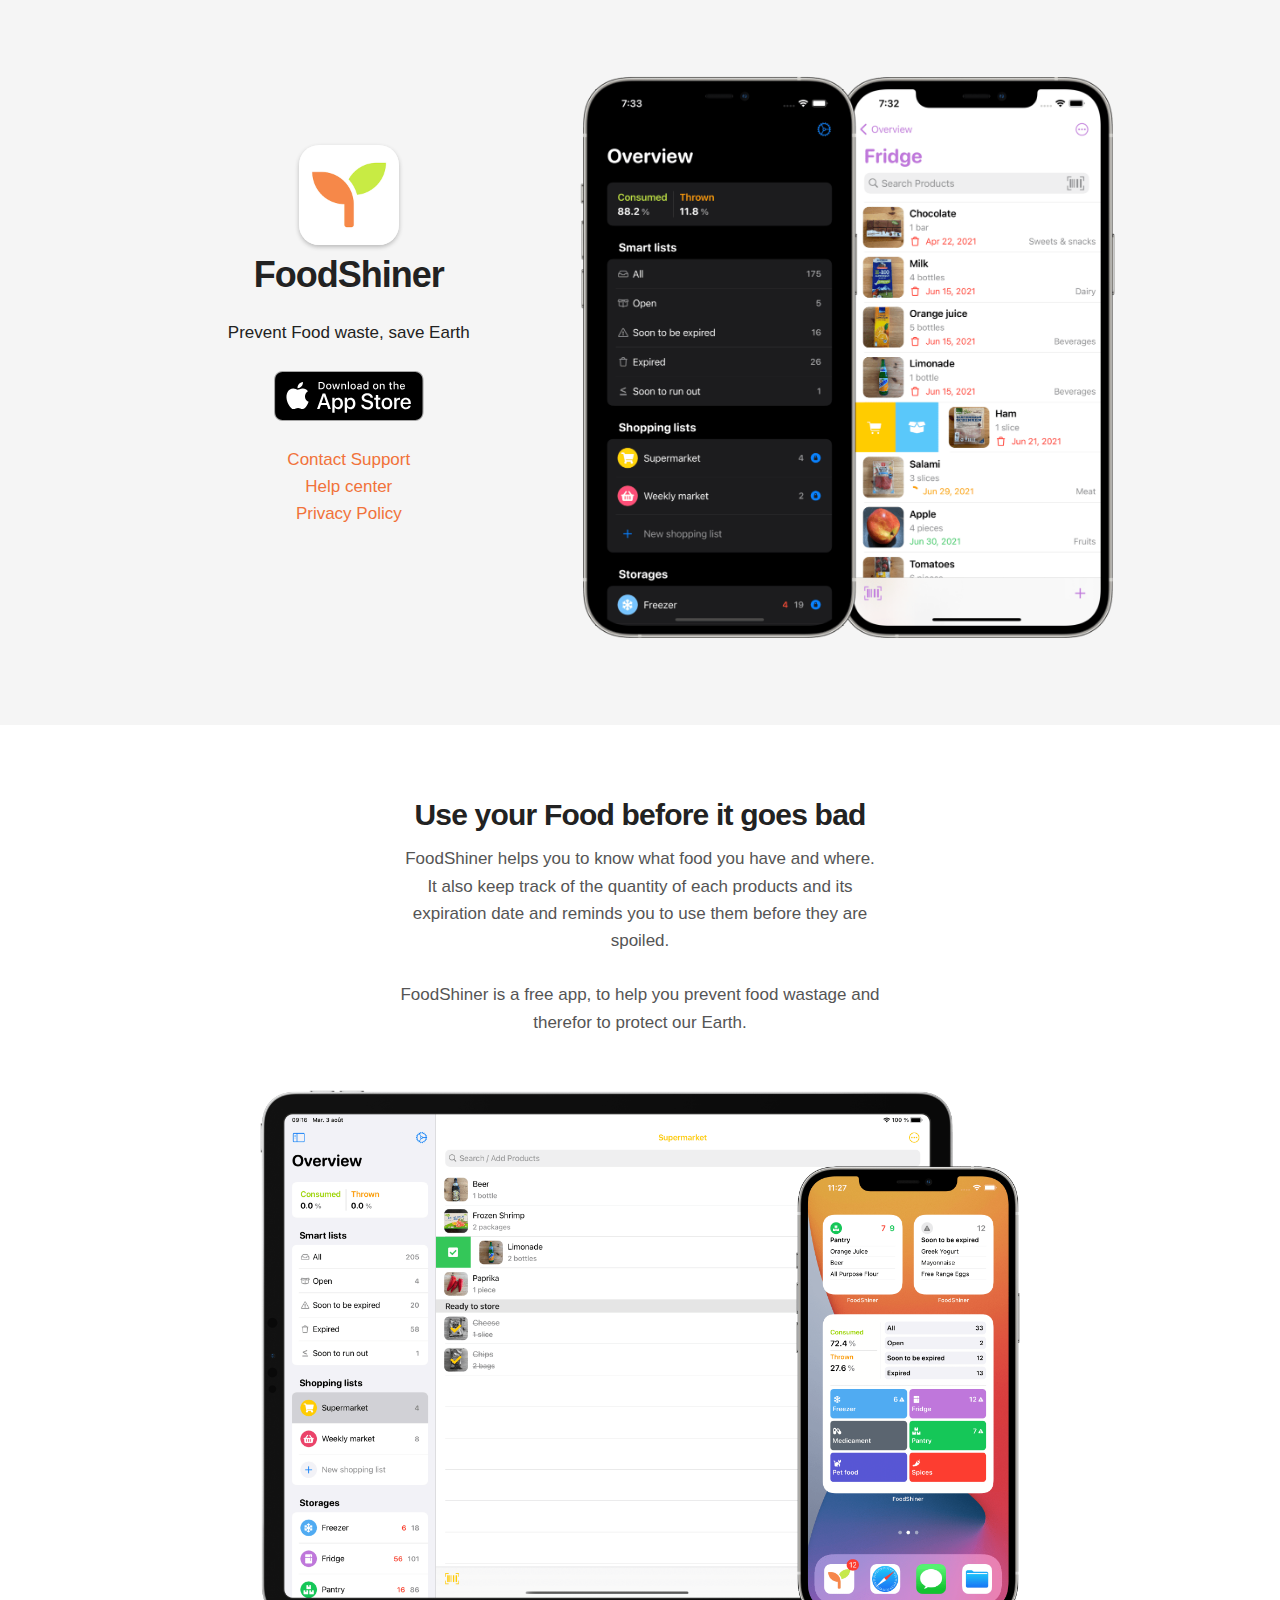
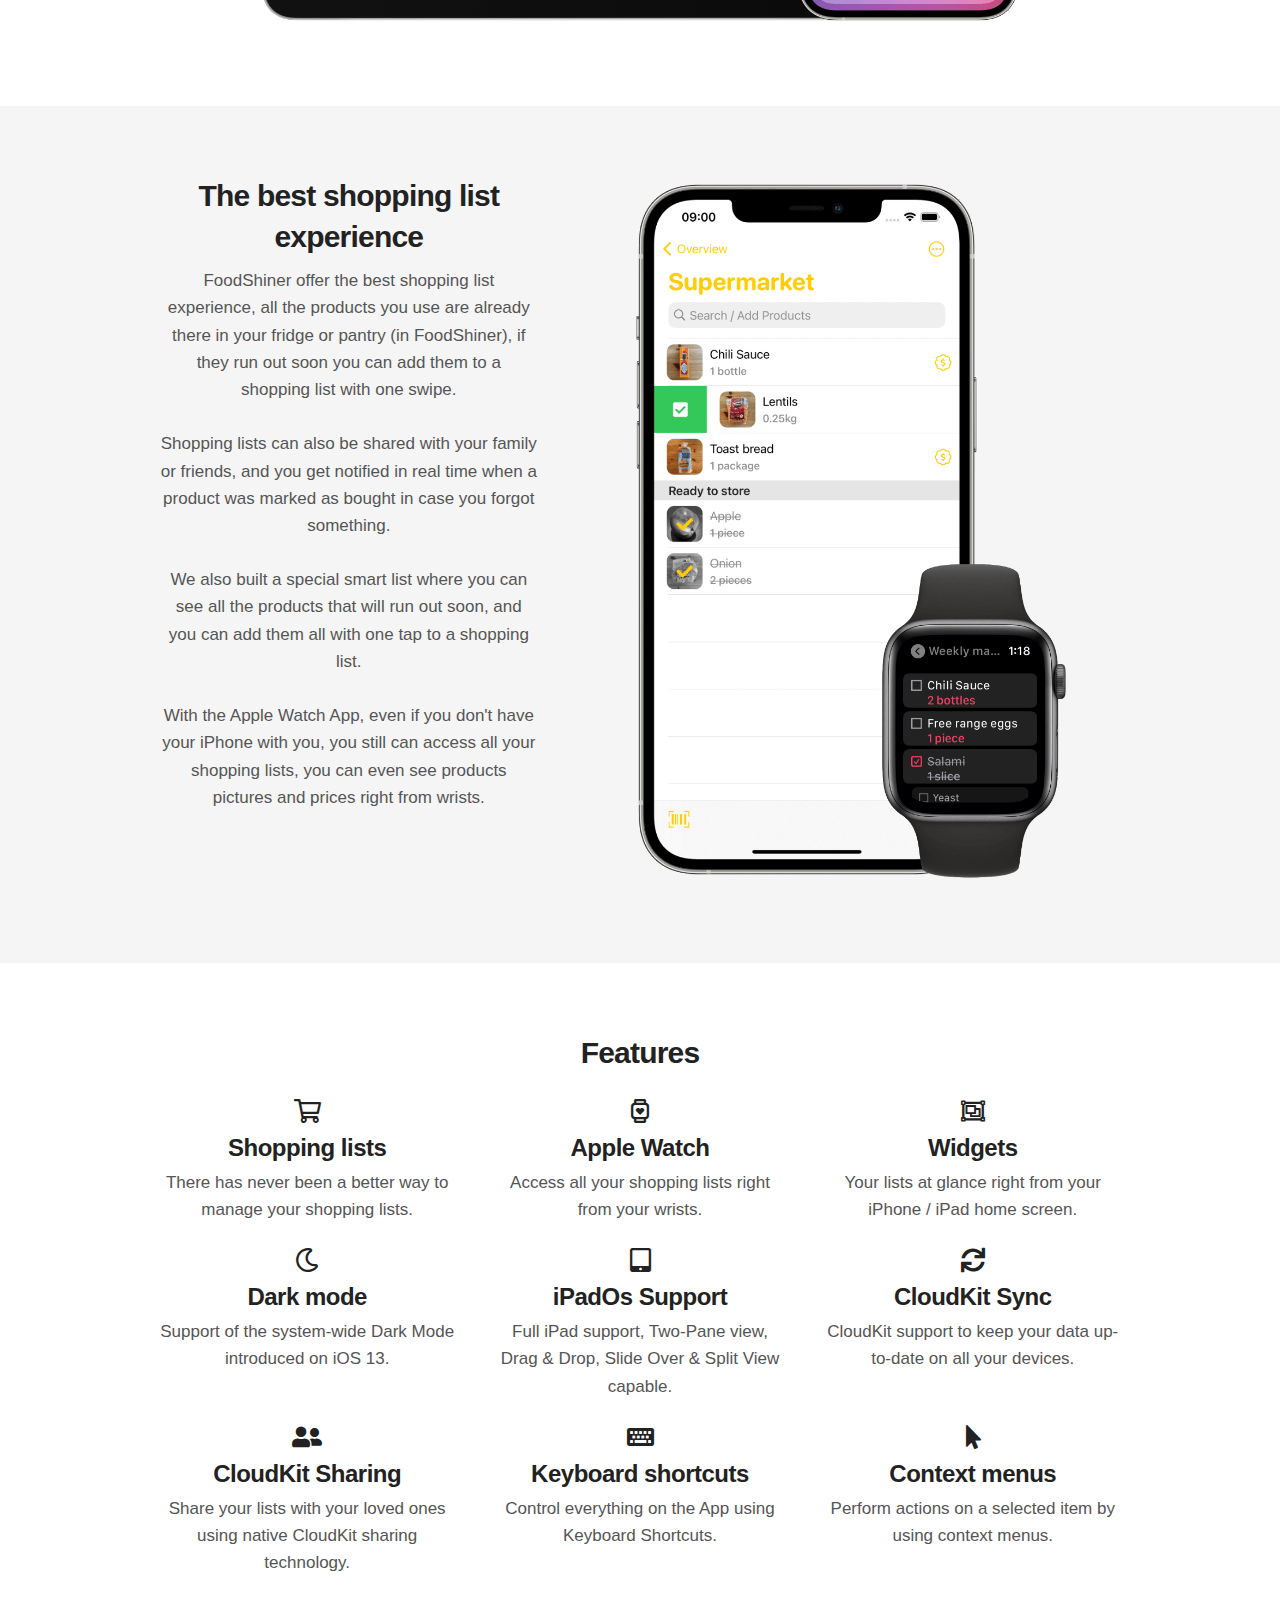
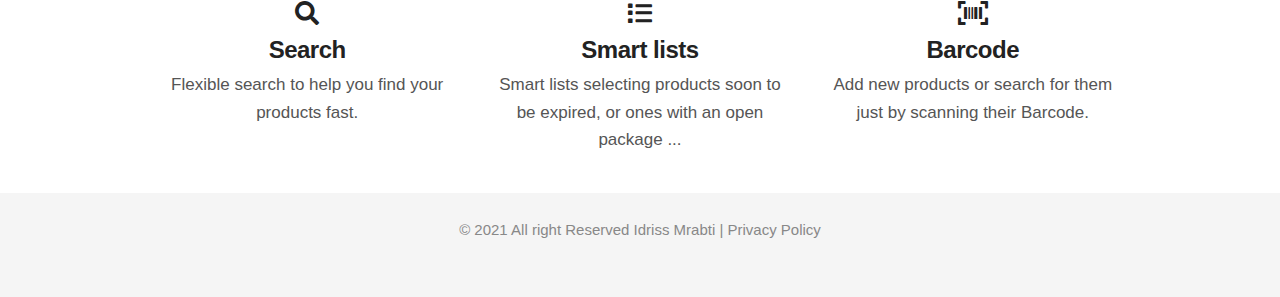
<file: index.html>
<!doctype html>
<html lang="en">
<head>
  <meta charset="utf-8">
  <title>FoodShiner</title>

  <meta name="description" content="Prevent Food waste, save Earth"/>
  <meta name="author" content="Mrabti Idriss"/>
  <meta name="og:site_name" content="FoodShiner"/>
  <meta name="og:url" content="https://foodshiner.app/"/>
  <meta name="og:title" content="FoodShiner"/>
  <meta name="og:description" content="Prevent Food waste, save Earth"/>
  <meta name="twitter:creator" content="@imrabti">
  <meta name="twitter:url" content="https://foodshiner.app/"/>
  <meta name="twitter:title" content="FoodShiner"/>
  <meta name="twitter:description" content="Prevent Food waste, save Earth"/>
  <meta name="twitter:card" content="summary"/>
  <meta name="theme-color" content="#ffffff">
  <meta name="viewport" content="width=device-width, initial-scale=1, viewport-fit=cover">

  <link rel="manifest" href="site.webmanifest">
  <link rel="apple-touch-icon" href="icon.png">
  <link rel="canonical" href="https://foodshiner.app/"/>

  <link rel="stylesheet" href="css/normalize.css">
  <link rel="stylesheet" href="css/main.css">
  <link rel="stylesheet" href="css/skeleton.css">
  <link rel="stylesheet" href="css/style.css">
  <link rel="stylesheet" href="css/all.css">
</head>

<body>
  <div class="section odd-section">
    <div class="container">
      <div class="row">
        <div class="five columns logo">
          <img class="icon" src="img/icon.png">
          <h3>FoodShiner</h3>
          <p>Prevent Food waste, save Earth</p>
          <p><a href="https://apps.apple.com/de/app/foodshiner/id1507786821" class="imageLink"><img src="img/app_store.svg"></a></p>
          <p>
            <a href="https://twitter.com/foodshiner" target="_blank">Contact Support</a><br/>
            <a href="help-center.html">Help center</a><br/>
            <a href="privacy.html">Privacy Policy</a>
          </p>
        </div>
        <div class="seven columns">
          <img class="intro" src="img/foodshiner_intro.png">
        </div>
      </div>
    </div>
  </div>

  <div class="section">
    <div class="container">
      <div class="row full-text">
        <h4 class="section-title">Use your Food before it goes bad</h4>
        <p class="section-subtitle">FoodShiner helps you to know what food you have and where. It also keep
          track of the quantity of each products and its expiration date and reminds you to use them before they are spoiled.<br/><br/>
          FoodShiner is a free app, to help you prevent food wastage and therefor to protect our Earth.
        </p>
      </div>
      <div class="row">
        <div class="twelve column">
          <img class="pad" src="img/foodshiner_ipad_iphone.png">
        </div>
      </div>
    </div>
  </div>

  <div class="section odd-section">
    <div class="container">
      <div class="row">
        <div class="five columns">
          <h4 class="section-title">The best shopping list experience</h4>
          <p class="section-subtitle">FoodShiner offer the best shopping list experience,
            all the products you use are already there in your fridge or pantry (in FoodShiner), if they
            run out soon you can add them to a shopping list with one swipe.<br/><br/>
            Shopping lists can also be shared with your family or friends, and you get notified in real time
            when a product was marked as bought in case you forgot something.<br/><br/>
            We also built a special smart list where you can see all the products that will run out soon, and you
            can add them all with one tap to a shopping list.<br/><br/>
            With the Apple Watch App, even if you don't have your iPhone with you, you still can access all your 
            shopping lists, you can even see products pictures and prices right from wrists.
          </p>
        </div>
        <div class="seven columns">
          <img class="pad" src="img/foodshiner_iphone_watch.png">
        </div>
      </div>
    </div>
  </div>

  <div class="section">
    <div class="container">
      <div class="row full-text">
        <h4 class="section-title">Features</h4>
      </div>

      <div class="row">
        <div class="four columns">
          <h5 class="feature-title">
            <i class="far fa-shopping-cart"></i><br/>
            Shopping lists
          </h5>
          <p class="section-subtitle" style="margin-bottom: 1rem">There has never been a better way to manage your shopping lists.</p>
        </div>
        <div class="four columns">
          <h5 class="feature-title">
            <i class="far fa-watch-fitness"></i><br/>
            Apple Watch
          </h5>
          <p class="section-subtitle" style="margin-bottom: 1rem">Access all your shopping lists right from your wrists.</p>
        </div>
        <div class="four columns">
          <h5 class="feature-title">
            <i class="far fa-object-group"></i><br/>
            Widgets
          </h5>
          <p class="section-subtitle" style="margin-bottom: 1rem">Your lists at glance right from your iPhone / iPad home screen.</p>
        </div>
      </div>
      <div class="row">
        <div class="four columns">
          <h5 class="feature-title">
            <i class="far fa-moon"></i><br/>
            Dark mode
          </h5>
          <p class="section-subtitle" style="margin-bottom: 1rem">Support of the system-wide Dark Mode introduced on iOS 13.</p>
        </div>
        <div class="four columns">
          <h5 class="feature-title">
            <i class="fas fa-tablet-alt"></i><br/>
            iPadOs Support
          </h5>
          <p class="section-subtitle" style="margin-bottom: 1rem">Full iPad support, Two-Pane view, Drag & Drop, Slide Over & Split View capable.</p>
        </div>
        <div class="four columns">
          <h5 class="feature-title">
            <i class="fas fa-sync"></i><br/>
            CloudKit Sync
          </h5>
          <p class="section-subtitle" style="margin-bottom: 1rem">CloudKit support to keep your data up-to-date on all your devices.</p>
        </div>
      </div>
      <div class="row">
        <div class="four columns">
          <h5 class="feature-title">
            <i class="fas fa-user-friends"></i><br/>
            CloudKit Sharing
          </h5>
          <p class="section-subtitle" style="margin-bottom: 1rem">Share your lists with your loved ones using native CloudKit sharing technology.</p>
        </div>
        <div class="four columns">
          <h5 class="feature-title">
            <i class="fas fa-keyboard"></i><br/>
            Keyboard shortcuts
          </h5>
          <p class="section-subtitle" style="margin-bottom: 1rem">Control everything on the App using Keyboard Shortcuts.</p>
        </div>
        <div class="four columns">
          <h5 class="feature-title">
            <i class="fas fa-mouse-pointer"></i><br/>
            Context menus
          </h5>
          <p class="section-subtitle" style="margin-bottom: 1rem">Perform actions on a selected item by using context menus.</p>
        </div>
      </div>
      <div class="row">
        <div class="four columns">
          <h5 class="feature-title">
            <i class="fas fa-search"></i><br/>
            Search
          </h5>
          <p class="section-subtitle" style="margin-bottom: 1rem">Flexible search to help you find your products fast.</p>
        </div>
        <div class="four columns">
          <h5 class="feature-title">
            <i class="fas fa-list"></i><br/>
            Smart lists
          </h5>
          <p class="section-subtitle" style="margin-bottom: 1rem">Smart lists selecting products soon to be expired, or ones with an open package ...</p>
        </div>
        <div class="four columns">
          <h5 class="feature-title">
            <i class="fas fa-barcode-read"></i><br/>
            Barcode
          </h5>
          <p class="section-subtitle" style="margin-bottom: 1rem">Add new products or search for them just by scanning their Barcode.</p>
        </div>
      </div>
      </div>
    </div>
  </div>

  <div class="section footer odd-section">
    <div class="container">
      <div class="row full-text disclaimer">
        <p> © 2021 All right Reserved Idriss Mrabti | <a href="privacy.html">Privacy Policy</a> </p>
      </div>
    </div>
  </div>
</body>
</html>
</file>
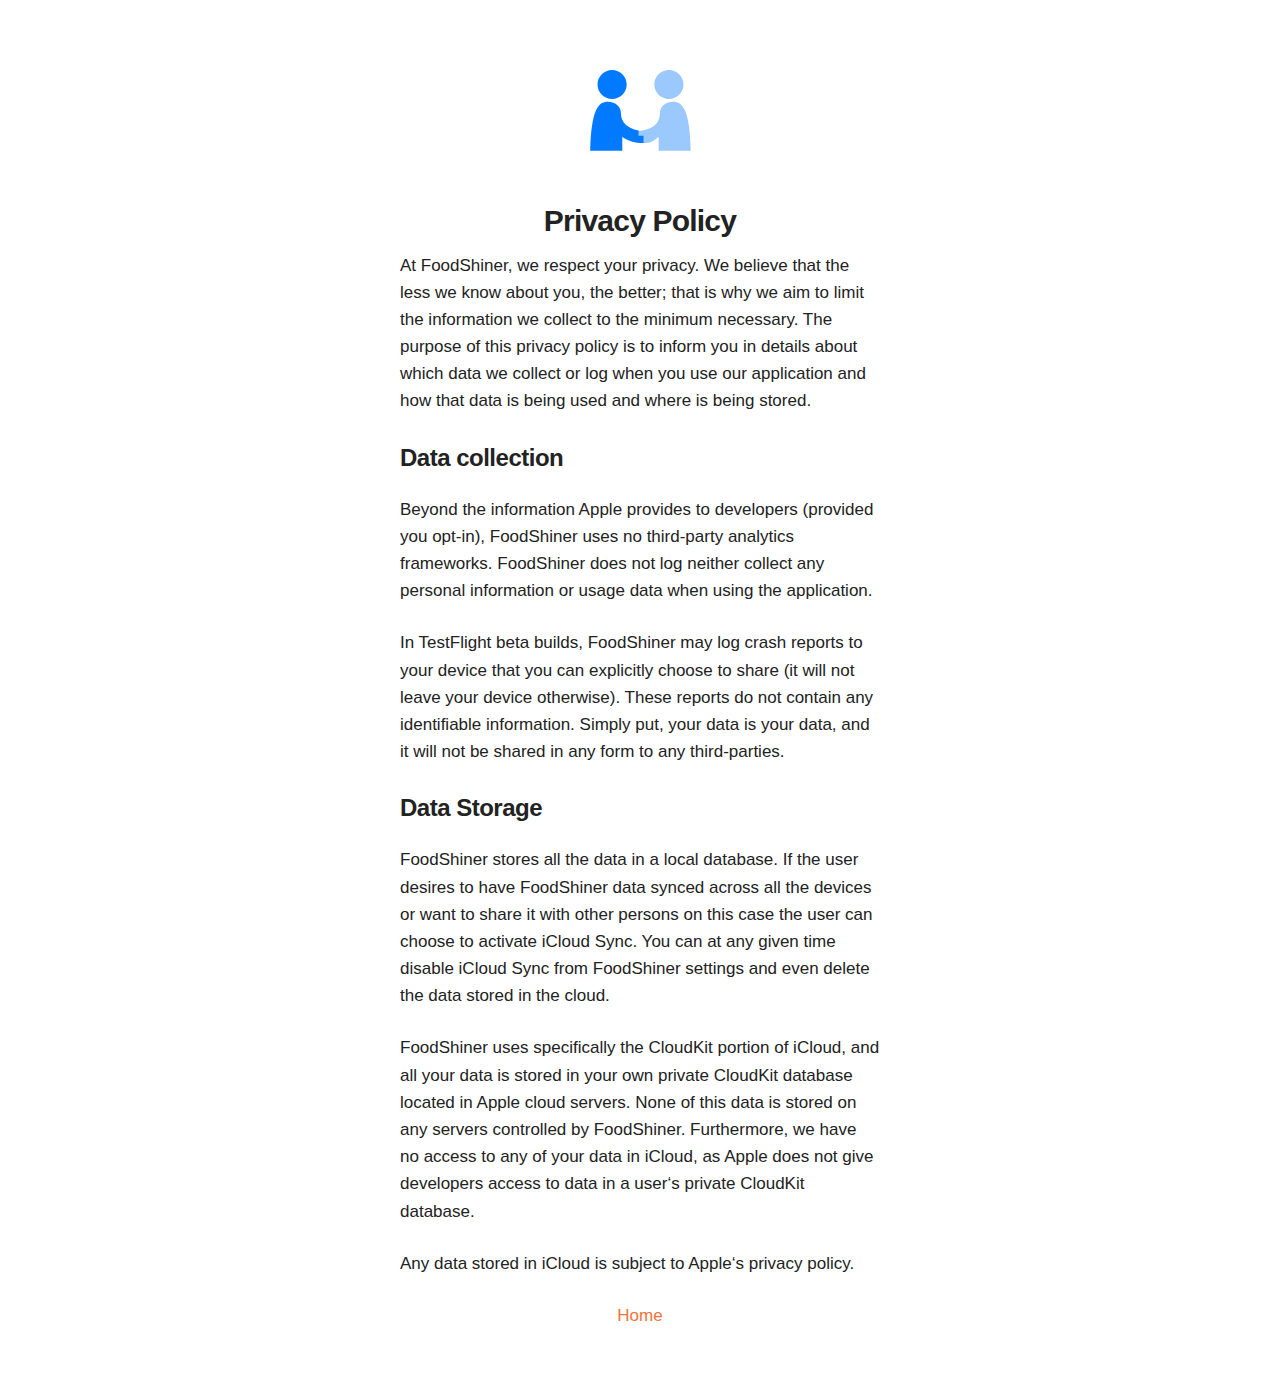
<file: privacy.html>
<!doctype html>
<html lang="en">
<head>
  <meta charset="utf-8">
  <title>FoodShiner</title>

  <meta name="description" content="Prevent Food waste, save Earth"/>
  <meta name="author" content="Mrabti Idriss"/>
  <meta name="og:site_name" content="FoodShiner"/>
  <meta name="og:url" content="https://foodshiner.app/"/>
  <meta name="og:title" content="FoodShiner"/>
  <meta name="og:description" content="Prevent Food waste, save Earth"/>
  <meta name="twitter:creator" content="@imrabti">
  <meta name="twitter:url" content="https://foodshiner.app/"/>
  <meta name="twitter:title" content="FoodShiner"/>
  <meta name="twitter:description" content="Prevent Food waste, save Earth"/>
  <meta name="twitter:card" content="summary"/>
  <meta name="theme-color" content="#ffffff">
  <meta name="viewport" content="width=device-width, initial-scale=1, viewport-fit=cover">

  <link rel="manifest" href="site.webmanifest">
  <link rel="apple-touch-icon" href="icon.png">
  <link rel="canonical" href="https://foodshiner.app/"/>

  <link rel="stylesheet" href="css/normalize.css">
  <link rel="stylesheet" href="css/main.css">
  <link rel="stylesheet" href="css/skeleton.css">
  <link rel="stylesheet" href="css/style.css">
</head>

<body>
  <div class="section">
    <div class="container">
      <div class="row" style="margin-bottom: 5rem;">
        <a href="/" class="imageLink"><img src="img/privacy.svg"></a>
      </div>
      <div class="row full-text">
        <h4 class="section-title">Privacy Policy</h4>

        <div style="text-align: left;">
          <p>At FoodShiner, we respect your privacy. We believe that the less we know about you, the better; that is
            why we aim to limit the information we collect to the minimum necessary. The purpose of this privacy policy
            is to inform you in details about which data we collect or log when you use our application and how
            that data is being used and where is being stored.</p>

          <h5>Data collection</h5>

          <p>Beyond the information Apple provides to developers (provided you opt-in), FoodShiner uses no third-party
            analytics frameworks. FoodShiner does not log neither collect any personal information or usage data when
            using the application.</p>

          <p>In TestFlight beta builds, FoodShiner may log crash reports to your device that you
            can explicitly choose to share (it will not leave your device otherwise). These reports do not contain any
            identifiable information. Simply put, your data is your data, and it will not be shared in any form to
            any third-parties.</p>

          <h5>Data Storage</h5>

          <p>FoodShiner stores all the data in a local database. If the user desires to have FoodShiner data synced
            across all the devices or want to share it with other persons on this case the user can choose to activate
            iCloud Sync. You can at any given time disable iCloud Sync from FoodShiner settings and even delete the
            data stored in the cloud.</p>

          <p>FoodShiner uses specifically the CloudKit portion of iCloud, and all your data is stored in your own
            private CloudKit database located in Apple cloud servers. None of this data is stored on any servers
            controlled by FoodShiner. Furthermore, we have no access to any of your data in iCloud, as Apple does
            not give developers access to data in a user‘s private CloudKit database.</p>

          <p>Any data stored in iCloud is subject to Apple‘s privacy policy.</p>
        </div>

        <p><a href="https://imrabti.github.io/">Home</a></p>
      </div>
    </div>
  </div>
</body>
</html>
</file>
<file: css/main.css>
/*! HTML5 Boilerplate v7.3.0 | MIT License | https://html5boilerplate.com/ */

/* main.css 2.0.0 | MIT License | https://github.com/h5bp/main.css#readme */
/*
 * What follows is the result of much research on cross-browser styling.
 * Credit left inline and big thanks to Nicolas Gallagher, Jonathan Neal,
 * Kroc Camen, and the H5BP dev community and team.
 */

/* ==========================================================================
   Base styles: opinionated defaults
   ========================================================================== */

html {
  color: #222;
  font-size: 1em;
  line-height: 1.4;
}

/*
 * Remove text-shadow in selection highlight:
 * https://twitter.com/miketaylr/status/12228805301
 *
 * Vendor-prefixed and regular ::selection selectors cannot be combined:
 * https://stackoverflow.com/a/16982510/7133471
 *
 * Customize the background color to match your design.
 */

::-moz-selection {
  background: #b3d4fc;
  text-shadow: none;
}

::selection {
  background: #b3d4fc;
  text-shadow: none;
}

/*
 * A better looking default horizontal rule
 */

hr {
  display: block;
  height: 1px;
  border: 0;
  border-top: 1px solid #ccc;
  margin: 1em 0;
  padding: 0;
}

/*
 * Remove the gap between audio, canvas, iframes,
 * images, videos and the bottom of their containers:
 * https://github.com/h5bp/html5-boilerplate/issues/440
 */

audio,
canvas,
iframe,
img,
svg,
video {
  vertical-align: middle;
}

/*
 * Remove default fieldset styles.
 */

fieldset {
  border: 0;
  margin: 0;
  padding: 0;
}

/*
 * Allow only vertical resizing of textareas.
 */

textarea {
  resize: vertical;
}

/* ==========================================================================
   Browser Upgrade Prompt
   ========================================================================== */

.browserupgrade {
  margin: 0.2em 0;
  background: #ccc;
  color: #000;
  padding: 0.2em 0;
}

/* ==========================================================================
   Author's custom styles
   ========================================================================== */

/* ==========================================================================
   Helper classes
   ========================================================================== */

/*
 * Hide visually and from screen readers
 */

.hidden {
  display: none !important;
}

/*
* Hide only visually, but have it available for screen readers:
* https://snook.ca/archives/html_and_css/hiding-content-for-accessibility
*
* 1. For long content, line feeds are not interpreted as spaces and small width
*    causes content to wrap 1 word per line:
*    https://medium.com/@jessebeach/beware-smushed-off-screen-accessible-text-5952a4c2cbfe
*/

.sr-only {
  border: 0;
  clip: rect(0, 0, 0, 0);
  height: 1px;
  margin: -1px;
  overflow: hidden;
  padding: 0;
  position: absolute;
  white-space: nowrap;
  width: 1px;
  /* 1 */
}

/*
* Extends the .sr-only class to allow the element
* to be focusable when navigated to via the keyboard:
* https://www.drupal.org/node/897638
*/

.sr-only.focusable:active,
.sr-only.focusable:focus {
  clip: auto;
  height: auto;
  margin: 0;
  overflow: visible;
  position: static;
  white-space: inherit;
  width: auto;
}

/*
* Hide visually and from screen readers, but maintain layout
*/

.invisible {
  visibility: hidden;
}

/*
* Clearfix: contain floats
*
* For modern browsers
* 1. The space content is one way to avoid an Opera bug when the
*    `contenteditable` attribute is included anywhere else in the document.
*    Otherwise it causes space to appear at the top and bottom of elements
*    that receive the `clearfix` class.
* 2. The use of `table` rather than `block` is only necessary if using
*    `:before` to contain the top-margins of child elements.
*/

.clearfix:before,
.clearfix:after {
  content: " ";
  /* 1 */
  display: table;
  /* 2 */
}

.clearfix:after {
  clear: both;
}

/* ==========================================================================
   EXAMPLE Media Queries for Responsive Design.
   These examples override the primary ('mobile first') styles.
   Modify as content requires.
   ========================================================================== */

@media only screen and (min-width: 35em) {
  /* Style adjustments for viewports that meet the condition */
}

@media print,
  (-webkit-min-device-pixel-ratio: 1.25),
  (min-resolution: 1.25dppx),
  (min-resolution: 120dpi) {
  /* Style adjustments for high resolution devices */
}

/* ==========================================================================
   Print styles.
   Inlined to avoid the additional HTTP request:
   https://www.phpied.com/delay-loading-your-print-css/
   ========================================================================== */

@media print {
  *,
  *:before,
  *:after {
    background: transparent !important;
    color: #000 !important;
    /* Black prints faster */
    box-shadow: none !important;
    text-shadow: none !important;
  }
  a,
  a:visited {
    text-decoration: underline;
  }
  a[href]:after {
    content: " (" attr(href) ")";
  }
  abbr[title]:after {
    content: " (" attr(title) ")";
  }
  /*
     * Don't show links that are fragment identifiers,
     * or use the `javascript:` pseudo protocol
     */
  a[href^="#"]:after,
  a[href^="javascript:"]:after {
    content: "";
  }
  pre {
    white-space: pre-wrap !important;
  }
  pre,
  blockquote {
    border: 1px solid #999;
    page-break-inside: avoid;
  }
  /*
     * Printing Tables:
     * https://web.archive.org/web/20180815150934/http://css-discuss.incutio.com/wiki/Printing_Tables
     */
  thead {
    display: table-header-group;
  }
  tr,
  img {
    page-break-inside: avoid;
  }
  p,
  h2,
  h3 {
    orphans: 3;
    widows: 3;
  }
  h2,
  h3 {
    page-break-after: avoid;
  }
}
</file>
<file: css/skeleton.css>
/*
* Skeleton V2.0.4
* Copyright 2014, Dave Gamache
* www.getskeleton.com
* Free to use under the MIT license.
* http://www.opensource.org/licenses/mit-license.php
* 12/29/2014
*/


/* Table of contents
––––––––––––––––––––––––––––––––––––––––––––––––––
- Grid
- Base Styles
- Typography
- Links
- Buttons
- Forms
- Lists
- Code
- Tables
- Spacing
- Utilities
- Clearing
- Media Queries
*/


/* Grid
–––––––––––––––––––––––––––––––––––––––––––––––––– */
.container {
  position: relative;
  width: 100%;
  max-width: 960px;
  margin: 0 auto;
  padding: 0 20px;
  box-sizing: border-box; }
.column,
.columns {
  width: 100%;
  float: left;
  box-sizing: border-box; }

/* For devices larger than 400px */
@media (min-width: 400px) {
  .container {
    width: 85%;
    padding: 0; }
}

/* For devices larger than 550px */
@media (min-width: 550px) {
  .container {
    width: 80%; }
  .column,
  .columns {
    margin-left: 4%; }
  .column:first-child,
  .columns:first-child {
    margin-left: 0; }

  .one.column,
  .one.columns                    { width: 4.66666666667%; }
  .two.columns                    { width: 13.3333333333%; }
  .three.columns                  { width: 22%;            }
  .four.columns                   { width: 30.6666666667%; }
  .five.columns                   { width: 39.3333333333%; }
  .six.columns                    { width: 48%;            }
  .seven.columns                  { width: 56.6666666667%; }
  .eight.columns                  { width: 65.3333333333%; }
  .nine.columns                   { width: 74.0%;          }
  .ten.columns                    { width: 82.6666666667%; }
  .eleven.columns                 { width: 91.3333333333%; }
  .twelve.columns                 { width: 100%; margin-left: 0; }

  .one-third.column               { width: 30.6666666667%; }
  .two-thirds.column              { width: 65.3333333333%; }

  .one-half.column                { width: 48%; }

  /* Offsets */
  .offset-by-one.column,
  .offset-by-one.columns          { margin-left: 8.66666666667%; }
  .offset-by-two.column,
  .offset-by-two.columns          { margin-left: 17.3333333333%; }
  .offset-by-three.column,
  .offset-by-three.columns        { margin-left: 26%;            }
  .offset-by-four.column,
  .offset-by-four.columns         { margin-left: 34.6666666667%; }
  .offset-by-five.column,
  .offset-by-five.columns         { margin-left: 43.3333333333%; }
  .offset-by-six.column,
  .offset-by-six.columns          { margin-left: 52%;            }
  .offset-by-seven.column,
  .offset-by-seven.columns        { margin-left: 60.6666666667%; }
  .offset-by-eight.column,
  .offset-by-eight.columns        { margin-left: 69.3333333333%; }
  .offset-by-nine.column,
  .offset-by-nine.columns         { margin-left: 78.0%;          }
  .offset-by-ten.column,
  .offset-by-ten.columns          { margin-left: 86.6666666667%; }
  .offset-by-eleven.column,
  .offset-by-eleven.columns       { margin-left: 95.3333333333%; }

  .offset-by-one-third.column,
  .offset-by-one-third.columns    { margin-left: 34.6666666667%; }
  .offset-by-two-thirds.column,
  .offset-by-two-thirds.columns   { margin-left: 69.3333333333%; }

  .offset-by-one-half.column,
  .offset-by-one-half.columns     { margin-left: 52%; }

}


/* Base Styles
–––––––––––––––––––––––––––––––––––––––––––––––––– */
/* NOTE
html is set to 62.5% so that all the REM measurements throughout Skeleton
are based on 10px sizing. So basically 1.5rem = 15px :) */
html {
  font-size: 62.5%; }
body {
  font-size: 1.5em; /* currently ems cause chrome bug misinterpreting rems on body element */
  line-height: 1.6;
  font-weight: 400;
  font-family: "Raleway", "HelveticaNeue", "Helvetica Neue", Helvetica, Arial, sans-serif;
  color: #222; }


/* Typography
–––––––––––––––––––––––––––––––––––––––––––––––––– */
h1, h2, h3, h4, h5, h6 {
  margin-top: 0;
  margin-bottom: 2rem;
  font-weight: 300; }
h1 { font-size: 4.0rem; line-height: 1.2;  letter-spacing: -.1rem;}
h2 { font-size: 3.6rem; line-height: 1.25; letter-spacing: -.1rem; }
h3 { font-size: 3.0rem; line-height: 1.3;  letter-spacing: -.1rem; }
h4 { font-size: 2.4rem; line-height: 1.35; letter-spacing: -.08rem; }
h5 { font-size: 1.8rem; line-height: 1.5;  letter-spacing: -.05rem; }
h6 { font-size: 1.5rem; line-height: 1.6;  letter-spacing: 0; }

/* Larger than phablet */
@media (min-width: 550px) {
  h1 { font-size: 5.0rem; }
  h2 { font-size: 4.2rem; }
  h3 { font-size: 3.6rem; }
  h4 { font-size: 3.0rem; }
  h5 { font-size: 2.4rem; }
  h6 { font-size: 1.5rem; }
}

p {
  margin-top: 0; }


/* Links
–––––––––––––––––––––––––––––––––––––––––––––––––– */
a {
  color: #1EAEDB; }
a:hover {
  color: #0FA0CE; }


/* Buttons
–––––––––––––––––––––––––––––––––––––––––––––––––– */
.button,
button,
input[type="submit"],
input[type="reset"],
input[type="button"] {
  display: inline-block;
  height: 38px;
  padding: 0 30px;
  color: #555;
  text-align: center;
  font-size: 11px;
  font-weight: 600;
  line-height: 38px;
  letter-spacing: .1rem;
  text-transform: uppercase;
  text-decoration: none;
  white-space: nowrap;
  background-color: transparent;
  border-radius: 4px;
  border: 1px solid #bbb;
  cursor: pointer;
  box-sizing: border-box; }
.button:hover,
button:hover,
input[type="submit"]:hover,
input[type="reset"]:hover,
input[type="button"]:hover,
.button:focus,
button:focus,
input[type="submit"]:focus,
input[type="reset"]:focus,
input[type="button"]:focus {
  color: #333;
  border-color: #888;
  outline: 0; }
.button.button-primary,
button.button-primary,
input[type="submit"].button-primary,
input[type="reset"].button-primary,
input[type="button"].button-primary {
  color: #FFF;
  background-color: #33C3F0;
  border-color: #33C3F0; }
.button.button-primary:hover,
button.button-primary:hover,
input[type="submit"].button-primary:hover,
input[type="reset"].button-primary:hover,
input[type="button"].button-primary:hover,
.button.button-primary:focus,
button.button-primary:focus,
input[type="submit"].button-primary:focus,
input[type="reset"].button-primary:focus,
input[type="button"].button-primary:focus {
  color: #FFF;
  background-color: #1EAEDB;
  border-color: #1EAEDB; }


/* Forms
–––––––––––––––––––––––––––––––––––––––––––––––––– */
input[type="email"],
input[type="number"],
input[type="search"],
input[type="text"],
input[type="tel"],
input[type="url"],
input[type="password"],
textarea,
select {
  height: 38px;
  padding: 6px 10px; /* The 6px vertically centers text on FF, ignored by Webkit */
  background-color: #fff;
  border: 1px solid #D1D1D1;
  border-radius: 4px;
  box-shadow: none;
  box-sizing: border-box; }
/* Removes awkward default styles on some inputs for iOS */
input[type="email"],
input[type="number"],
input[type="search"],
input[type="text"],
input[type="tel"],
input[type="url"],
input[type="password"],
textarea {
  -webkit-appearance: none;
     -moz-appearance: none;
          appearance: none; }
textarea {
  min-height: 65px;
  padding-top: 6px;
  padding-bottom: 6px; }
input[type="email"]:focus,
input[type="number"]:focus,
input[type="search"]:focus,
input[type="text"]:focus,
input[type="tel"]:focus,
input[type="url"]:focus,
input[type="password"]:focus,
textarea:focus,
select:focus {
  border: 1px solid #33C3F0;
  outline: 0; }
label,
legend {
  display: block;
  margin-bottom: .5rem;
  font-weight: 600; }
fieldset {
  padding: 0;
  border-width: 0; }
input[type="checkbox"],
input[type="radio"] {
  display: inline; }
label > .label-body {
  display: inline-block;
  margin-left: .5rem;
  font-weight: normal; }


/* Lists
–––––––––––––––––––––––––––––––––––––––––––––––––– */
ul {
  list-style: circle inside; }
ol {
  list-style: decimal inside; }
ol, ul {
  padding-left: 0;
  margin-top: 0; }
ul ul,
ul ol,
ol ol,
ol ul {
  margin: 1.5rem 0 1.5rem 3rem;
  font-size: 90%; }
li {
  margin-bottom: 1rem; }


/* Code
–––––––––––––––––––––––––––––––––––––––––––––––––– */
code {
  padding: .2rem .5rem;
  margin: 0 .2rem;
  font-size: 90%;
  white-space: nowrap;
  background: #F1F1F1;
  border: 1px solid #E1E1E1;
  border-radius: 4px; }
pre > code {
  display: block;
  padding: 1rem 1.5rem;
  white-space: pre; }


/* Tables
–––––––––––––––––––––––––––––––––––––––––––––––––– */
th,
td {
  padding: 12px 15px;
  text-align: left;
  border-bottom: 1px solid #E1E1E1; }
th:first-child,
td:first-child {
  padding-left: 0; }
th:last-child,
td:last-child {
  padding-right: 0; }


/* Spacing
–––––––––––––––––––––––––––––––––––––––––––––––––– */
button,
.button {
  margin-bottom: 1rem; }
input,
textarea,
select,
fieldset {
  margin-bottom: 1.5rem; }
pre,
blockquote,
dl,
figure,
table,
p,
ul,
ol,
form {
  margin-bottom: 2.5rem; }


/* Utilities
–––––––––––––––––––––––––––––––––––––––––––––––––– */
.u-full-width {
  width: 100%;
  box-sizing: border-box; }
.u-max-full-width {
  max-width: 100%;
  box-sizing: border-box; }
.u-pull-right {
  float: right; }
.u-pull-left {
  float: left; }


/* Misc
–––––––––––––––––––––––––––––––––––––––––––––––––– */
hr {
  margin-top: 3rem;
  margin-bottom: 3.5rem;
  border-width: 0;
  border-top: 1px solid #E1E1E1; }


/* Clearing
–––––––––––––––––––––––––––––––––––––––––––––––––– */

/* Self Clearing Goodness */
.container:after,
.row:after,
.u-cf {
  content: "";
  display: table;
  clear: both; }


/* Media Queries
–––––––––––––––––––––––––––––––––––––––––––––––––– */
/*
Note: The best way to structure the use of media queries is to create the queries
near the relevant code. For example, if you wanted to change the styles for buttons
on small devices, paste the mobile query code up in the buttons section and style it
there.
*/


/* Larger than mobile */
@media (min-width: 400px) {}

/* Larger than phablet (also point when grid becomes active) */
@media (min-width: 550px) {}

/* Larger than tablet */
@media (min-width: 750px) {}

/* Larger than desktop */
@media (min-width: 1000px) {}

/* Larger than Desktop HD */
@media (min-width: 1200px) {}
</file>
<file: css/style.css>
:root {
  --theme-color: rgb(241, 114, 58);
  --theme-color-alpha: rgba(241, 114, 58, 0.2);
}

body {
  font-size: 1.7em;
  font-family: -apple-system, "Helvetica Neue", "HelveticaNeue", Helvetica, sans-serif;
}

h1, h2, h3, h4, h5, h6 {
  font-weight: 700;
}

a:link {
  color: var(--theme-color);
  text-decoration: none;
  background-color: transparent;
}

a:visited {
  color: var(--theme-color);
  text-decoration: none;
  background-color: transparent;
}

a:hover {
  color: var(--theme-color);
  text-decoration: none;
  background-color: var(--theme-color-alpha);
}

a:active {
  color: var(--theme-color);
  text-decoration: none;
  background-color: var(--theme-color-alpha);
}

.section {
  padding: 7rem 0rem 3rem 0rem;
  padding-left: constant(safe-area-inset-left);
  padding-right: constant(safe-area-inset-right);
  padding-left: env(safe-area-inset-left);
  padding-right: env(safe-area-inset-right);
  text-align: center;
}

.odd-section {
  background-color: rgb(245, 245, 245);
}

.logo {
  margin-top: -3rem;
  margin-bottom: 5rem;
}

.icon {
  max-width: 80px;
  margin-bottom: 7px;
  border-radius: 20px;
  box-shadow: 0 2px 4px 0 rgba(50, 50, 50, 0.3);
}

.phone {
  max-width: 100%;
}

.pad {
  max-width: 100%;
  margin-bottom: 5rem;
}

.feature {
  max-width: 100%;
}

.intro {
  max-width: 100%;
  margin-bottom: 5rem;
}

.darkMode {
  max-height: 500px;
  margin-bottom: 5rem;
}

.section-title {
  margin-bottom: 1rem;
}

.section-subtitle {
  color: #555555;
  margin-bottom: 5rem;
}

.feature-title {
  margin-top: 1rem;
  margin-bottom: .3rem;
}

.feature-description {
  color: #777777;
  margin-bottom: 5rem;
}

.full-text {
  max-width: 80%;
  margin-left: auto;
  margin-right: auto;
}

.quote {
  color: #000000;
  text-align: left;
  margin-bottom: 1.5rem;
}

.quote-source {
  color: #777777;
  text-align: left;
}

.badge {
  max-width: 100%;
}

.footer-icon {
  max-width: 100px;
  margin-bottom: 7px;
}

.footer {
  padding-top: 0rem;
}

.disclaimer {
  color: #888888;
  font-size: 1.5rem;
  padding-top: 2.5rem;
}

.disclaimer a {
  color: #888888;
}

.imageLink:link {
  color: transparent;
  text-decoration: none;
  background-color: transparent;
}

.imageLink:visited {
  color: transparent;
  text-decoration: none;
  background-color: transparent;
}

.imageLink:hover {
  color: transparent;
  text-decoration: none;
  background-color: transparent;
}

.imageLink:Active {
  color: transparent;
  text-decoration: none;
  background-color: transparent;
}



@media (min-width: 1px) {
  .phone {
    max-width: 65%;
  }

  .feature {
    max-width: 80%;
  }

  .full-text {
    max-width: 100%;
    margin-left: auto;
    margin-right: auto;
  }

  .badge {
    max-width: 60%;
  }
}

/* Larger than mobile */
@media (min-width: 400px) {
}

/* Larger than phablet */
@media (min-width: 550px) {
  .logo {
    margin-top: 3rem;
  }

  .feature-description {
    margin-bottom: 3rem;
  }

  .phone {
    max-width: 100%;
  }

  .feature {
    max-width: 100%;
  }

  .darkMode {
    max-height: 400px;
  }

  .full-text {
    max-width: 80%;
    margin-left: auto;
    margin-right: auto;
  }

  .badge {
    max-width: 100%;
  }
}

/* Larger than tablet */
@media (min-width: 750px) {
  .logo {
    margin-top: 5rem;
  }

  .pad {
    max-width: 90%;
  }

  .darkMode {
    max-height: 500px;
  }

  .full-text {
    max-width: 65%;
    margin-left: auto;
    margin-right: auto;
  }
}

/* Larger than desktop */
@media (min-width: 1000px) {
  .logo {
    margin-top: 7.5rem;
  }

  .icon {
    max-width: 100px;
    border-radius: 20px;
    box-shadow: 0 2px 4px 0 rgba(50, 50, 50, 0.3);
  }

  .pad {
    max-width: 80%;
  }

  .full-text {
    max-width: 50%;
    margin-left: auto;
    margin-right: auto;
  }
}

/* Dark mode */
@media (prefers-color-scheme: dark) {
  body {
    color: rgba(255, 255, 255, 0.8);
    background-color: black;
  }

  .odd-section {
    color: rgba(255, 255, 255, 0.8);
    background-color: #2f2f31;
  }

  .section-subtitle {
    color: #bebebe;
    margin-bottom: 5rem;
  }
}
</file>
<file: css/all.css>
.fa,
.fas,
.far,
.fal,
.fad,
.fab {
  -moz-osx-font-smoothing: grayscale;
  -webkit-font-smoothing: antialiased;
  display: inline-block;
  font-style: normal;
  font-variant: normal;
  text-rendering: auto;
  line-height: 1; }

.fa-lg {
  font-size: 1.33333em;
  line-height: 0.75em;
  vertical-align: -.0667em; }

.fa-xs {
  font-size: .75em; }

.fa-sm {
  font-size: .875em; }

.fa-1x {
  font-size: 1em; }

.fa-2x {
  font-size: 2em; }

.fa-3x {
  font-size: 3em; }

.fa-4x {
  font-size: 4em; }

.fa-5x {
  font-size: 5em; }

.fa-6x {
  font-size: 6em; }

.fa-7x {
  font-size: 7em; }

.fa-8x {
  font-size: 8em; }

.fa-9x {
  font-size: 9em; }

.fa-10x {
  font-size: 10em; }

.fa-fw {
  text-align: center;
  width: 1.25em; }

.fa-ul {
  list-style-type: none;
  margin-left: 2.5em;
  padding-left: 0; }
  .fa-ul > li {
    position: relative; }

.fa-li {
  left: -2em;
  position: absolute;
  text-align: center;
  width: 2em;
  line-height: inherit; }

.fa-border {
  border: solid 0.08em #eee;
  border-radius: .1em;
  padding: .2em .25em .15em; }

.fa-pull-left {
  float: left; }

.fa-pull-right {
  float: right; }

.fa.fa-pull-left,
.fas.fa-pull-left,
.far.fa-pull-left,
.fal.fa-pull-left,
.fab.fa-pull-left {
  margin-right: .3em; }

.fa.fa-pull-right,
.fas.fa-pull-right,
.far.fa-pull-right,
.fal.fa-pull-right,
.fab.fa-pull-right {
  margin-left: .3em; }

.fa-spin {
  -webkit-animation: fa-spin 2s infinite linear;
          animation: fa-spin 2s infinite linear; }

.fa-pulse {
  -webkit-animation: fa-spin 1s infinite steps(8);
          animation: fa-spin 1s infinite steps(8); }

@-webkit-keyframes fa-spin {
  0% {
    -webkit-transform: rotate(0deg);
            transform: rotate(0deg); }
  100% {
    -webkit-transform: rotate(360deg);
            transform: rotate(360deg); } }

@keyframes fa-spin {
  0% {
    -webkit-transform: rotate(0deg);
            transform: rotate(0deg); }
  100% {
    -webkit-transform: rotate(360deg);
            transform: rotate(360deg); } }

.fa-rotate-90 {
  -ms-filter: "progid:DXImageTransform.Microsoft.BasicImage(rotation=1)";
  -webkit-transform: rotate(90deg);
          transform: rotate(90deg); }

.fa-rotate-180 {
  -ms-filter: "progid:DXImageTransform.Microsoft.BasicImage(rotation=2)";
  -webkit-transform: rotate(180deg);
          transform: rotate(180deg); }

.fa-rotate-270 {
  -ms-filter: "progid:DXImageTransform.Microsoft.BasicImage(rotation=3)";
  -webkit-transform: rotate(270deg);
          transform: rotate(270deg); }

.fa-flip-horizontal {
  -ms-filter: "progid:DXImageTransform.Microsoft.BasicImage(rotation=0, mirror=1)";
  -webkit-transform: scale(-1, 1);
          transform: scale(-1, 1); }

.fa-flip-vertical {
  -ms-filter: "progid:DXImageTransform.Microsoft.BasicImage(rotation=2, mirror=1)";
  -webkit-transform: scale(1, -1);
          transform: scale(1, -1); }

.fa-flip-both, .fa-flip-horizontal.fa-flip-vertical {
  -ms-filter: "progid:DXImageTransform.Microsoft.BasicImage(rotation=2, mirror=1)";
  -webkit-transform: scale(-1, -1);
          transform: scale(-1, -1); }

:root .fa-rotate-90,
:root .fa-rotate-180,
:root .fa-rotate-270,
:root .fa-flip-horizontal,
:root .fa-flip-vertical,
:root .fa-flip-both {
  -webkit-filter: none;
          filter: none; }

.fa-stack {
  display: inline-block;
  height: 2em;
  line-height: 2em;
  position: relative;
  vertical-align: middle;
  width: 2.5em; }

.fa-stack-1x,
.fa-stack-2x {
  left: 0;
  position: absolute;
  text-align: center;
  width: 100%; }

.fa-stack-1x {
  line-height: inherit; }

.fa-stack-2x {
  font-size: 2em; }

.fa-inverse {
  color: #fff; }

/* Font Awesome uses the Unicode Private Use Area (PUA) to ensure screen
readers do not read off random characters that represent icons */
.fa-500px:before {
  content: "\f26e"; }

.fa-abacus:before {
  content: "\f640"; }

.fa-accessible-icon:before {
  content: "\f368"; }

.fa-accusoft:before {
  content: "\f369"; }

.fa-acorn:before {
  content: "\f6ae"; }

.fa-acquisitions-incorporated:before {
  content: "\f6af"; }

.fa-ad:before {
  content: "\f641"; }

.fa-address-book:before {
  content: "\f2b9"; }

.fa-address-card:before {
  content: "\f2bb"; }

.fa-adjust:before {
  content: "\f042"; }

.fa-adn:before {
  content: "\f170"; }

.fa-adobe:before {
  content: "\f778"; }

.fa-adversal:before {
  content: "\f36a"; }

.fa-affiliatetheme:before {
  content: "\f36b"; }

.fa-air-conditioner:before {
  content: "\f8f4"; }

.fa-air-freshener:before {
  content: "\f5d0"; }

.fa-airbnb:before {
  content: "\f834"; }

.fa-alarm-clock:before {
  content: "\f34e"; }

.fa-alarm-exclamation:before {
  content: "\f843"; }

.fa-alarm-plus:before {
  content: "\f844"; }

.fa-alarm-snooze:before {
  content: "\f845"; }

.fa-album:before {
  content: "\f89f"; }

.fa-album-collection:before {
  content: "\f8a0"; }

.fa-algolia:before {
  content: "\f36c"; }

.fa-alicorn:before {
  content: "\f6b0"; }

.fa-alien:before {
  content: "\f8f5"; }

.fa-alien-monster:before {
  content: "\f8f6"; }

.fa-align-center:before {
  content: "\f037"; }

.fa-align-justify:before {
  content: "\f039"; }

.fa-align-left:before {
  content: "\f036"; }

.fa-align-right:before {
  content: "\f038"; }

.fa-align-slash:before {
  content: "\f846"; }

.fa-alipay:before {
  content: "\f642"; }

.fa-allergies:before {
  content: "\f461"; }

.fa-amazon:before {
  content: "\f270"; }

.fa-amazon-pay:before {
  content: "\f42c"; }

.fa-ambulance:before {
  content: "\f0f9"; }

.fa-american-sign-language-interpreting:before {
  content: "\f2a3"; }

.fa-amilia:before {
  content: "\f36d"; }

.fa-amp-guitar:before {
  content: "\f8a1"; }

.fa-analytics:before {
  content: "\f643"; }

.fa-anchor:before {
  content: "\f13d"; }

.fa-android:before {
  content: "\f17b"; }

.fa-angel:before {
  content: "\f779"; }

.fa-angellist:before {
  content: "\f209"; }

.fa-angle-double-down:before {
  content: "\f103"; }

.fa-angle-double-left:before {
  content: "\f100"; }

.fa-angle-double-right:before {
  content: "\f101"; }

.fa-angle-double-up:before {
  content: "\f102"; }

.fa-angle-down:before {
  content: "\f107"; }

.fa-angle-left:before {
  content: "\f104"; }

.fa-angle-right:before {
  content: "\f105"; }

.fa-angle-up:before {
  content: "\f106"; }

.fa-angry:before {
  content: "\f556"; }

.fa-angrycreative:before {
  content: "\f36e"; }

.fa-angular:before {
  content: "\f420"; }

.fa-ankh:before {
  content: "\f644"; }

.fa-app-store:before {
  content: "\f36f"; }

.fa-app-store-ios:before {
  content: "\f370"; }

.fa-apper:before {
  content: "\f371"; }

.fa-apple:before {
  content: "\f179"; }

.fa-apple-alt:before {
  content: "\f5d1"; }

.fa-apple-crate:before {
  content: "\f6b1"; }

.fa-apple-pay:before {
  content: "\f415"; }

.fa-archive:before {
  content: "\f187"; }

.fa-archway:before {
  content: "\f557"; }

.fa-arrow-alt-circle-down:before {
  content: "\f358"; }

.fa-arrow-alt-circle-left:before {
  content: "\f359"; }

.fa-arrow-alt-circle-right:before {
  content: "\f35a"; }

.fa-arrow-alt-circle-up:before {
  content: "\f35b"; }

.fa-arrow-alt-down:before {
  content: "\f354"; }

.fa-arrow-alt-from-bottom:before {
  content: "\f346"; }

.fa-arrow-alt-from-left:before {
  content: "\f347"; }

.fa-arrow-alt-from-right:before {
  content: "\f348"; }

.fa-arrow-alt-from-top:before {
  content: "\f349"; }

.fa-arrow-alt-left:before {
  content: "\f355"; }

.fa-arrow-alt-right:before {
  content: "\f356"; }

.fa-arrow-alt-square-down:before {
  content: "\f350"; }

.fa-arrow-alt-square-left:before {
  content: "\f351"; }

.fa-arrow-alt-square-right:before {
  content: "\f352"; }

.fa-arrow-alt-square-up:before {
  content: "\f353"; }

.fa-arrow-alt-to-bottom:before {
  content: "\f34a"; }

.fa-arrow-alt-to-left:before {
  content: "\f34b"; }

.fa-arrow-alt-to-right:before {
  content: "\f34c"; }

.fa-arrow-alt-to-top:before {
  content: "\f34d"; }

.fa-arrow-alt-up:before {
  content: "\f357"; }

.fa-arrow-circle-down:before {
  content: "\f0ab"; }

.fa-arrow-circle-left:before {
  content: "\f0a8"; }

.fa-arrow-circle-right:before {
  content: "\f0a9"; }

.fa-arrow-circle-up:before {
  content: "\f0aa"; }

.fa-arrow-down:before {
  content: "\f063"; }

.fa-arrow-from-bottom:before {
  content: "\f342"; }

.fa-arrow-from-left:before {
  content: "\f343"; }

.fa-arrow-from-right:before {
  content: "\f344"; }

.fa-arrow-from-top:before {
  content: "\f345"; }

.fa-arrow-left:before {
  content: "\f060"; }

.fa-arrow-right:before {
  content: "\f061"; }

.fa-arrow-square-down:before {
  content: "\f339"; }

.fa-arrow-square-left:before {
  content: "\f33a"; }

.fa-arrow-square-right:before {
  content: "\f33b"; }

.fa-arrow-square-up:before {
  content: "\f33c"; }

.fa-arrow-to-bottom:before {
  content: "\f33d"; }

.fa-arrow-to-left:before {
  content: "\f33e"; }

.fa-arrow-to-right:before {
  content: "\f340"; }

.fa-arrow-to-top:before {
  content: "\f341"; }

.fa-arrow-up:before {
  content: "\f062"; }

.fa-arrows:before {
  content: "\f047"; }

.fa-arrows-alt:before {
  content: "\f0b2"; }

.fa-arrows-alt-h:before {
  content: "\f337"; }

.fa-arrows-alt-v:before {
  content: "\f338"; }

.fa-arrows-h:before {
  content: "\f07e"; }

.fa-arrows-v:before {
  content: "\f07d"; }

.fa-artstation:before {
  content: "\f77a"; }

.fa-assistive-listening-systems:before {
  content: "\f2a2"; }

.fa-asterisk:before {
  content: "\f069"; }

.fa-asymmetrik:before {
  content: "\f372"; }

.fa-at:before {
  content: "\f1fa"; }

.fa-atlas:before {
  content: "\f558"; }

.fa-atlassian:before {
  content: "\f77b"; }

.fa-atom:before {
  content: "\f5d2"; }

.fa-atom-alt:before {
  content: "\f5d3"; }

.fa-audible:before {
  content: "\f373"; }

.fa-audio-description:before {
  content: "\f29e"; }

.fa-autoprefixer:before {
  content: "\f41c"; }

.fa-avianex:before {
  content: "\f374"; }

.fa-aviato:before {
  content: "\f421"; }

.fa-award:before {
  content: "\f559"; }

.fa-aws:before {
  content: "\f375"; }

.fa-axe:before {
  content: "\f6b2"; }

.fa-axe-battle:before {
  content: "\f6b3"; }

.fa-baby:before {
  content: "\f77c"; }

.fa-baby-carriage:before {
  content: "\f77d"; }

.fa-backpack:before {
  content: "\f5d4"; }

.fa-backspace:before {
  content: "\f55a"; }

.fa-backward:before {
  content: "\f04a"; }

.fa-bacon:before {
  content: "\f7e5"; }

.fa-bacteria:before {
  content: "\f959"; }

.fa-bacterium:before {
  content: "\f95a"; }

.fa-badge:before {
  content: "\f335"; }

.fa-badge-check:before {
  content: "\f336"; }

.fa-badge-dollar:before {
  content: "\f645"; }

.fa-badge-percent:before {
  content: "\f646"; }

.fa-badge-sheriff:before {
  content: "\f8a2"; }

.fa-badger-honey:before {
  content: "\f6b4"; }

.fa-bags-shopping:before {
  content: "\f847"; }

.fa-bahai:before {
  content: "\f666"; }

.fa-balance-scale:before {
  content: "\f24e"; }

.fa-balance-scale-left:before {
  content: "\f515"; }

.fa-balance-scale-right:before {
  content: "\f516"; }

.fa-ball-pile:before {
  content: "\f77e"; }

.fa-ballot:before {
  content: "\f732"; }

.fa-ballot-check:before {
  content: "\f733"; }

.fa-ban:before {
  content: "\f05e"; }

.fa-band-aid:before {
  content: "\f462"; }

.fa-bandcamp:before {
  content: "\f2d5"; }

.fa-banjo:before {
  content: "\f8a3"; }

.fa-barcode:before {
  content: "\f02a"; }

.fa-barcode-alt:before {
  content: "\f463"; }

.fa-barcode-read:before {
  content: "\f464"; }

.fa-barcode-scan:before {
  content: "\f465"; }

.fa-bars:before {
  content: "\f0c9"; }

.fa-baseball:before {
  content: "\f432"; }

.fa-baseball-ball:before {
  content: "\f433"; }

.fa-basketball-ball:before {
  content: "\f434"; }

.fa-basketball-hoop:before {
  content: "\f435"; }

.fa-bat:before {
  content: "\f6b5"; }

.fa-bath:before {
  content: "\f2cd"; }

.fa-battery-bolt:before {
  content: "\f376"; }

.fa-battery-empty:before {
  content: "\f244"; }

.fa-battery-full:before {
  content: "\f240"; }

.fa-battery-half:before {
  content: "\f242"; }

.fa-battery-quarter:before {
  content: "\f243"; }

.fa-battery-slash:before {
  content: "\f377"; }

.fa-battery-three-quarters:before {
  content: "\f241"; }

.fa-battle-net:before {
  content: "\f835"; }

.fa-bed:before {
  content: "\f236"; }

.fa-bed-alt:before {
  content: "\f8f7"; }

.fa-bed-bunk:before {
  content: "\f8f8"; }

.fa-bed-empty:before {
  content: "\f8f9"; }

.fa-beer:before {
  content: "\f0fc"; }

.fa-behance:before {
  content: "\f1b4"; }

.fa-behance-square:before {
  content: "\f1b5"; }

.fa-bell:before {
  content: "\f0f3"; }

.fa-bell-exclamation:before {
  content: "\f848"; }

.fa-bell-on:before {
  content: "\f8fa"; }

.fa-bell-plus:before {
  content: "\f849"; }

.fa-bell-school:before {
  content: "\f5d5"; }

.fa-bell-school-slash:before {
  content: "\f5d6"; }

.fa-bell-slash:before {
  content: "\f1f6"; }

.fa-bells:before {
  content: "\f77f"; }

.fa-betamax:before {
  content: "\f8a4"; }

.fa-bezier-curve:before {
  content: "\f55b"; }

.fa-bible:before {
  content: "\f647"; }

.fa-bicycle:before {
  content: "\f206"; }

.fa-biking:before {
  content: "\f84a"; }

.fa-biking-mountain:before {
  content: "\f84b"; }

.fa-bimobject:before {
  content: "\f378"; }

.fa-binoculars:before {
  content: "\f1e5"; }

.fa-biohazard:before {
  content: "\f780"; }

.fa-birthday-cake:before {
  content: "\f1fd"; }

.fa-bitbucket:before {
  content: "\f171"; }

.fa-bitcoin:before {
  content: "\f379"; }

.fa-bity:before {
  content: "\f37a"; }

.fa-black-tie:before {
  content: "\f27e"; }

.fa-blackberry:before {
  content: "\f37b"; }

.fa-blanket:before {
  content: "\f498"; }

.fa-blender:before {
  content: "\f517"; }

.fa-blender-phone:before {
  content: "\f6b6"; }

.fa-blind:before {
  content: "\f29d"; }

.fa-blinds:before {
  content: "\f8fb"; }

.fa-blinds-open:before {
  content: "\f8fc"; }

.fa-blinds-raised:before {
  content: "\f8fd"; }

.fa-blog:before {
  content: "\f781"; }

.fa-blogger:before {
  content: "\f37c"; }

.fa-blogger-b:before {
  content: "\f37d"; }

.fa-bluetooth:before {
  content: "\f293"; }

.fa-bluetooth-b:before {
  content: "\f294"; }

.fa-bold:before {
  content: "\f032"; }

.fa-bolt:before {
  content: "\f0e7"; }

.fa-bomb:before {
  content: "\f1e2"; }

.fa-bone:before {
  content: "\f5d7"; }

.fa-bone-break:before {
  content: "\f5d8"; }

.fa-bong:before {
  content: "\f55c"; }

.fa-book:before {
  content: "\f02d"; }

.fa-book-alt:before {
  content: "\f5d9"; }

.fa-book-dead:before {
  content: "\f6b7"; }

.fa-book-heart:before {
  content: "\f499"; }

.fa-book-medical:before {
  content: "\f7e6"; }

.fa-book-open:before {
  content: "\f518"; }

.fa-book-reader:before {
  content: "\f5da"; }

.fa-book-spells:before {
  content: "\f6b8"; }

.fa-book-user:before {
  content: "\f7e7"; }

.fa-bookmark:before {
  content: "\f02e"; }

.fa-books:before {
  content: "\f5db"; }

.fa-books-medical:before {
  content: "\f7e8"; }

.fa-boombox:before {
  content: "\f8a5"; }

.fa-boot:before {
  content: "\f782"; }

.fa-booth-curtain:before {
  content: "\f734"; }

.fa-bootstrap:before {
  content: "\f836"; }

.fa-border-all:before {
  content: "\f84c"; }

.fa-border-bottom:before {
  content: "\f84d"; }

.fa-border-center-h:before {
  content: "\f89c"; }

.fa-border-center-v:before {
  content: "\f89d"; }

.fa-border-inner:before {
  content: "\f84e"; }

.fa-border-left:before {
  content: "\f84f"; }

.fa-border-none:before {
  content: "\f850"; }

.fa-border-outer:before {
  content: "\f851"; }

.fa-border-right:before {
  content: "\f852"; }

.fa-border-style:before {
  content: "\f853"; }

.fa-border-style-alt:before {
  content: "\f854"; }

.fa-border-top:before {
  content: "\f855"; }

.fa-bow-arrow:before {
  content: "\f6b9"; }

.fa-bowling-ball:before {
  content: "\f436"; }

.fa-bowling-pins:before {
  content: "\f437"; }

.fa-box:before {
  content: "\f466"; }

.fa-box-alt:before {
  content: "\f49a"; }

.fa-box-ballot:before {
  content: "\f735"; }

.fa-box-check:before {
  content: "\f467"; }

.fa-box-fragile:before {
  content: "\f49b"; }

.fa-box-full:before {
  content: "\f49c"; }

.fa-box-heart:before {
  content: "\f49d"; }

.fa-box-open:before {
  content: "\f49e"; }

.fa-box-tissue:before {
  content: "\f95b"; }

.fa-box-up:before {
  content: "\f49f"; }

.fa-box-usd:before {
  content: "\f4a0"; }

.fa-boxes:before {
  content: "\f468"; }

.fa-boxes-alt:before {
  content: "\f4a1"; }

.fa-boxing-glove:before {
  content: "\f438"; }

.fa-brackets:before {
  content: "\f7e9"; }

.fa-brackets-curly:before {
  content: "\f7ea"; }

.fa-braille:before {
  content: "\f2a1"; }

.fa-brain:before {
  content: "\f5dc"; }

.fa-bread-loaf:before {
  content: "\f7eb"; }

.fa-bread-slice:before {
  content: "\f7ec"; }

.fa-briefcase:before {
  content: "\f0b1"; }

.fa-briefcase-medical:before {
  content: "\f469"; }

.fa-bring-forward:before {
  content: "\f856"; }

.fa-bring-front:before {
  content: "\f857"; }

.fa-broadcast-tower:before {
  content: "\f519"; }

.fa-broom:before {
  content: "\f51a"; }

.fa-browser:before {
  content: "\f37e"; }

.fa-brush:before {
  content: "\f55d"; }

.fa-btc:before {
  content: "\f15a"; }

.fa-buffer:before {
  content: "\f837"; }

.fa-bug:before {
  content: "\f188"; }

.fa-building:before {
  content: "\f1ad"; }

.fa-bullhorn:before {
  content: "\f0a1"; }

.fa-bullseye:before {
  content: "\f140"; }

.fa-bullseye-arrow:before {
  content: "\f648"; }

.fa-bullseye-pointer:before {
  content: "\f649"; }

.fa-burger-soda:before {
  content: "\f858"; }

.fa-burn:before {
  content: "\f46a"; }

.fa-buromobelexperte:before {
  content: "\f37f"; }

.fa-burrito:before {
  content: "\f7ed"; }

.fa-bus:before {
  content: "\f207"; }

.fa-bus-alt:before {
  content: "\f55e"; }

.fa-bus-school:before {
  content: "\f5dd"; }

.fa-business-time:before {
  content: "\f64a"; }

.fa-buy-n-large:before {
  content: "\f8a6"; }

.fa-buysellads:before {
  content: "\f20d"; }

.fa-cabinet-filing:before {
  content: "\f64b"; }

.fa-cactus:before {
  content: "\f8a7"; }

.fa-calculator:before {
  content: "\f1ec"; }

.fa-calculator-alt:before {
  content: "\f64c"; }

.fa-calendar:before {
  content: "\f133"; }

.fa-calendar-alt:before {
  content: "\f073"; }

.fa-calendar-check:before {
  content: "\f274"; }

.fa-calendar-day:before {
  content: "\f783"; }

.fa-calendar-edit:before {
  content: "\f333"; }

.fa-calendar-exclamation:before {
  content: "\f334"; }

.fa-calendar-minus:before {
  content: "\f272"; }

.fa-calendar-plus:before {
  content: "\f271"; }

.fa-calendar-star:before {
  content: "\f736"; }

.fa-calendar-times:before {
  content: "\f273"; }

.fa-calendar-week:before {
  content: "\f784"; }

.fa-camcorder:before {
  content: "\f8a8"; }

.fa-camera:before {
  content: "\f030"; }

.fa-camera-alt:before {
  content: "\f332"; }

.fa-camera-home:before {
  content: "\f8fe"; }

.fa-camera-movie:before {
  content: "\f8a9"; }

.fa-camera-polaroid:before {
  content: "\f8aa"; }

.fa-camera-retro:before {
  content: "\f083"; }

.fa-campfire:before {
  content: "\f6ba"; }

.fa-campground:before {
  content: "\f6bb"; }

.fa-canadian-maple-leaf:before {
  content: "\f785"; }

.fa-candle-holder:before {
  content: "\f6bc"; }

.fa-candy-cane:before {
  content: "\f786"; }

.fa-candy-corn:before {
  content: "\f6bd"; }

.fa-cannabis:before {
  content: "\f55f"; }

.fa-capsules:before {
  content: "\f46b"; }

.fa-car:before {
  content: "\f1b9"; }

.fa-car-alt:before {
  content: "\f5de"; }

.fa-car-battery:before {
  content: "\f5df"; }

.fa-car-building:before {
  content: "\f859"; }

.fa-car-bump:before {
  content: "\f5e0"; }

.fa-car-bus:before {
  content: "\f85a"; }

.fa-car-crash:before {
  content: "\f5e1"; }

.fa-car-garage:before {
  content: "\f5e2"; }

.fa-car-mechanic:before {
  content: "\f5e3"; }

.fa-car-side:before {
  content: "\f5e4"; }

.fa-car-tilt:before {
  content: "\f5e5"; }

.fa-car-wash:before {
  content: "\f5e6"; }

.fa-caravan:before {
  content: "\f8ff"; }

.fa-caravan-alt:before {
  content: "\f900"; }

.fa-caret-circle-down:before {
  content: "\f32d"; }

.fa-caret-circle-left:before {
  content: "\f32e"; }

.fa-caret-circle-right:before {
  content: "\f330"; }

.fa-caret-circle-up:before {
  content: "\f331"; }

.fa-caret-down:before {
  content: "\f0d7"; }

.fa-caret-left:before {
  content: "\f0d9"; }

.fa-caret-right:before {
  content: "\f0da"; }

.fa-caret-square-down:before {
  content: "\f150"; }

.fa-caret-square-left:before {
  content: "\f191"; }

.fa-caret-square-right:before {
  content: "\f152"; }

.fa-caret-square-up:before {
  content: "\f151"; }

.fa-caret-up:before {
  content: "\f0d8"; }

.fa-carrot:before {
  content: "\f787"; }

.fa-cars:before {
  content: "\f85b"; }

.fa-cart-arrow-down:before {
  content: "\f218"; }

.fa-cart-plus:before {
  content: "\f217"; }

.fa-cash-register:before {
  content: "\f788"; }

.fa-cassette-tape:before {
  content: "\f8ab"; }

.fa-cat:before {
  content: "\f6be"; }

.fa-cat-space:before {
  content: "\f901"; }

.fa-cauldron:before {
  content: "\f6bf"; }

.fa-cc-amazon-pay:before {
  content: "\f42d"; }

.fa-cc-amex:before {
  content: "\f1f3"; }

.fa-cc-apple-pay:before {
  content: "\f416"; }

.fa-cc-diners-club:before {
  content: "\f24c"; }

.fa-cc-discover:before {
  content: "\f1f2"; }

.fa-cc-jcb:before {
  content: "\f24b"; }

.fa-cc-mastercard:before {
  content: "\f1f1"; }

.fa-cc-paypal:before {
  content: "\f1f4"; }

.fa-cc-stripe:before {
  content: "\f1f5"; }

.fa-cc-visa:before {
  content: "\f1f0"; }

.fa-cctv:before {
  content: "\f8ac"; }

.fa-centercode:before {
  content: "\f380"; }

.fa-centos:before {
  content: "\f789"; }

.fa-certificate:before {
  content: "\f0a3"; }

.fa-chair:before {
  content: "\f6c0"; }

.fa-chair-office:before {
  content: "\f6c1"; }

.fa-chalkboard:before {
  content: "\f51b"; }

.fa-chalkboard-teacher:before {
  content: "\f51c"; }

.fa-charging-station:before {
  content: "\f5e7"; }

.fa-chart-area:before {
  content: "\f1fe"; }

.fa-chart-bar:before {
  content: "\f080"; }

.fa-chart-line:before {
  content: "\f201"; }

.fa-chart-line-down:before {
  content: "\f64d"; }

.fa-chart-network:before {
  content: "\f78a"; }

.fa-chart-pie:before {
  content: "\f200"; }

.fa-chart-pie-alt:before {
  content: "\f64e"; }

.fa-chart-scatter:before {
  content: "\f7ee"; }

.fa-check:before {
  content: "\f00c"; }

.fa-check-circle:before {
  content: "\f058"; }

.fa-check-double:before {
  content: "\f560"; }

.fa-check-square:before {
  content: "\f14a"; }

.fa-cheese:before {
  content: "\f7ef"; }

.fa-cheese-swiss:before {
  content: "\f7f0"; }

.fa-cheeseburger:before {
  content: "\f7f1"; }

.fa-chess:before {
  content: "\f439"; }

.fa-chess-bishop:before {
  content: "\f43a"; }

.fa-chess-bishop-alt:before {
  content: "\f43b"; }

.fa-chess-board:before {
  content: "\f43c"; }

.fa-chess-clock:before {
  content: "\f43d"; }

.fa-chess-clock-alt:before {
  content: "\f43e"; }

.fa-chess-king:before {
  content: "\f43f"; }

.fa-chess-king-alt:before {
  content: "\f440"; }

.fa-chess-knight:before {
  content: "\f441"; }

.fa-chess-knight-alt:before {
  content: "\f442"; }

.fa-chess-pawn:before {
  content: "\f443"; }

.fa-chess-pawn-alt:before {
  content: "\f444"; }

.fa-chess-queen:before {
  content: "\f445"; }

.fa-chess-queen-alt:before {
  content: "\f446"; }

.fa-chess-rook:before {
  content: "\f447"; }

.fa-chess-rook-alt:before {
  content: "\f448"; }

.fa-chevron-circle-down:before {
  content: "\f13a"; }

.fa-chevron-circle-left:before {
  content: "\f137"; }

.fa-chevron-circle-right:before {
  content: "\f138"; }

.fa-chevron-circle-up:before {
  content: "\f139"; }

.fa-chevron-double-down:before {
  content: "\f322"; }

.fa-chevron-double-left:before {
  content: "\f323"; }

.fa-chevron-double-right:before {
  content: "\f324"; }

.fa-chevron-double-up:before {
  content: "\f325"; }

.fa-chevron-down:before {
  content: "\f078"; }

.fa-chevron-left:before {
  content: "\f053"; }

.fa-chevron-right:before {
  content: "\f054"; }

.fa-chevron-square-down:before {
  content: "\f329"; }

.fa-chevron-square-left:before {
  content: "\f32a"; }

.fa-chevron-square-right:before {
  content: "\f32b"; }

.fa-chevron-square-up:before {
  content: "\f32c"; }

.fa-chevron-up:before {
  content: "\f077"; }

.fa-child:before {
  content: "\f1ae"; }

.fa-chimney:before {
  content: "\f78b"; }

.fa-chrome:before {
  content: "\f268"; }

.fa-chromecast:before {
  content: "\f838"; }

.fa-church:before {
  content: "\f51d"; }

.fa-circle:before {
  content: "\f111"; }

.fa-circle-notch:before {
  content: "\f1ce"; }

.fa-city:before {
  content: "\f64f"; }

.fa-clarinet:before {
  content: "\f8ad"; }

.fa-claw-marks:before {
  content: "\f6c2"; }

.fa-clinic-medical:before {
  content: "\f7f2"; }

.fa-clipboard:before {
  content: "\f328"; }

.fa-clipboard-check:before {
  content: "\f46c"; }

.fa-clipboard-list:before {
  content: "\f46d"; }

.fa-clipboard-list-check:before {
  content: "\f737"; }

.fa-clipboard-prescription:before {
  content: "\f5e8"; }

.fa-clipboard-user:before {
  content: "\f7f3"; }

.fa-clock:before {
  content: "\f017"; }

.fa-clone:before {
  content: "\f24d"; }

.fa-closed-captioning:before {
  content: "\f20a"; }

.fa-cloud:before {
  content: "\f0c2"; }

.fa-cloud-download:before {
  content: "\f0ed"; }

.fa-cloud-download-alt:before {
  content: "\f381"; }

.fa-cloud-drizzle:before {
  content: "\f738"; }

.fa-cloud-hail:before {
  content: "\f739"; }

.fa-cloud-hail-mixed:before {
  content: "\f73a"; }

.fa-cloud-meatball:before {
  content: "\f73b"; }

.fa-cloud-moon:before {
  content: "\f6c3"; }

.fa-cloud-moon-rain:before {
  content: "\f73c"; }

.fa-cloud-music:before {
  content: "\f8ae"; }

.fa-cloud-rain:before {
  content: "\f73d"; }

.fa-cloud-rainbow:before {
  content: "\f73e"; }

.fa-cloud-showers:before {
  content: "\f73f"; }

.fa-cloud-showers-heavy:before {
  content: "\f740"; }

.fa-cloud-sleet:before {
  content: "\f741"; }

.fa-cloud-snow:before {
  content: "\f742"; }

.fa-cloud-sun:before {
  content: "\f6c4"; }

.fa-cloud-sun-rain:before {
  content: "\f743"; }

.fa-cloud-upload:before {
  content: "\f0ee"; }

.fa-cloud-upload-alt:before {
  content: "\f382"; }

.fa-clouds:before {
  content: "\f744"; }

.fa-clouds-moon:before {
  content: "\f745"; }

.fa-clouds-sun:before {
  content: "\f746"; }

.fa-cloudscale:before {
  content: "\f383"; }

.fa-cloudsmith:before {
  content: "\f384"; }

.fa-cloudversify:before {
  content: "\f385"; }

.fa-club:before {
  content: "\f327"; }

.fa-cocktail:before {
  content: "\f561"; }

.fa-code:before {
  content: "\f121"; }

.fa-code-branch:before {
  content: "\f126"; }

.fa-code-commit:before {
  content: "\f386"; }

.fa-code-merge:before {
  content: "\f387"; }

.fa-codepen:before {
  content: "\f1cb"; }

.fa-codiepie:before {
  content: "\f284"; }

.fa-coffee:before {
  content: "\f0f4"; }

.fa-coffee-pot:before {
  content: "\f902"; }

.fa-coffee-togo:before {
  content: "\f6c5"; }

.fa-coffin:before {
  content: "\f6c6"; }

.fa-coffin-cross:before {
  content: "\f951"; }

.fa-cog:before {
  content: "\f013"; }

.fa-cogs:before {
  content: "\f085"; }

.fa-coin:before {
  content: "\f85c"; }

.fa-coins:before {
  content: "\f51e"; }

.fa-columns:before {
  content: "\f0db"; }

.fa-comet:before {
  content: "\f903"; }

.fa-comment:before {
  content: "\f075"; }

.fa-comment-alt:before {
  content: "\f27a"; }

.fa-comment-alt-check:before {
  content: "\f4a2"; }

.fa-comment-alt-dollar:before {
  content: "\f650"; }

.fa-comment-alt-dots:before {
  content: "\f4a3"; }

.fa-comment-alt-edit:before {
  content: "\f4a4"; }

.fa-comment-alt-exclamation:before {
  content: "\f4a5"; }

.fa-comment-alt-lines:before {
  content: "\f4a6"; }

.fa-comment-alt-medical:before {
  content: "\f7f4"; }

.fa-comment-alt-minus:before {
  content: "\f4a7"; }

.fa-comment-alt-music:before {
  content: "\f8af"; }

.fa-comment-alt-plus:before {
  content: "\f4a8"; }

.fa-comment-alt-slash:before {
  content: "\f4a9"; }

.fa-comment-alt-smile:before {
  content: "\f4aa"; }

.fa-comment-alt-times:before {
  content: "\f4ab"; }

.fa-comment-check:before {
  content: "\f4ac"; }

.fa-comment-dollar:before {
  content: "\f651"; }

.fa-comment-dots:before {
  content: "\f4ad"; }

.fa-comment-edit:before {
  content: "\f4ae"; }

.fa-comment-exclamation:before {
  content: "\f4af"; }

.fa-comment-lines:before {
  content: "\f4b0"; }

.fa-comment-medical:before {
  content: "\f7f5"; }

.fa-comment-minus:before {
  content: "\f4b1"; }

.fa-comment-music:before {
  content: "\f8b0"; }

.fa-comment-plus:before {
  content: "\f4b2"; }

.fa-comment-slash:before {
  content: "\f4b3"; }

.fa-comment-smile:before {
  content: "\f4b4"; }

.fa-comment-times:before {
  content: "\f4b5"; }

.fa-comments:before {
  content: "\f086"; }

.fa-comments-alt:before {
  content: "\f4b6"; }

.fa-comments-alt-dollar:before {
  content: "\f652"; }

.fa-comments-dollar:before {
  content: "\f653"; }

.fa-compact-disc:before {
  content: "\f51f"; }

.fa-compass:before {
  content: "\f14e"; }

.fa-compass-slash:before {
  content: "\f5e9"; }

.fa-compress:before {
  content: "\f066"; }

.fa-compress-alt:before {
  content: "\f422"; }

.fa-compress-arrows-alt:before {
  content: "\f78c"; }

.fa-compress-wide:before {
  content: "\f326"; }

.fa-computer-classic:before {
  content: "\f8b1"; }

.fa-computer-speaker:before {
  content: "\f8b2"; }

.fa-concierge-bell:before {
  content: "\f562"; }

.fa-confluence:before {
  content: "\f78d"; }

.fa-connectdevelop:before {
  content: "\f20e"; }

.fa-construction:before {
  content: "\f85d"; }

.fa-container-storage:before {
  content: "\f4b7"; }

.fa-contao:before {
  content: "\f26d"; }

.fa-conveyor-belt:before {
  content: "\f46e"; }

.fa-conveyor-belt-alt:before {
  content: "\f46f"; }

.fa-cookie:before {
  content: "\f563"; }

.fa-cookie-bite:before {
  content: "\f564"; }

.fa-copy:before {
  content: "\f0c5"; }

.fa-copyright:before {
  content: "\f1f9"; }

.fa-corn:before {
  content: "\f6c7"; }

.fa-cotton-bureau:before {
  content: "\f89e"; }

.fa-couch:before {
  content: "\f4b8"; }

.fa-cow:before {
  content: "\f6c8"; }

.fa-cowbell:before {
  content: "\f8b3"; }

.fa-cowbell-more:before {
  content: "\f8b4"; }

.fa-cpanel:before {
  content: "\f388"; }

.fa-creative-commons:before {
  content: "\f25e"; }

.fa-creative-commons-by:before {
  content: "\f4e7"; }

.fa-creative-commons-nc:before {
  content: "\f4e8"; }

.fa-creative-commons-nc-eu:before {
  content: "\f4e9"; }

.fa-creative-commons-nc-jp:before {
  content: "\f4ea"; }

.fa-creative-commons-nd:before {
  content: "\f4eb"; }

.fa-creative-commons-pd:before {
  content: "\f4ec"; }

.fa-creative-commons-pd-alt:before {
  content: "\f4ed"; }

.fa-creative-commons-remix:before {
  content: "\f4ee"; }

.fa-creative-commons-sa:before {
  content: "\f4ef"; }

.fa-creative-commons-sampling:before {
  content: "\f4f0"; }

.fa-creative-commons-sampling-plus:before {
  content: "\f4f1"; }

.fa-creative-commons-share:before {
  content: "\f4f2"; }

.fa-creative-commons-zero:before {
  content: "\f4f3"; }

.fa-credit-card:before {
  content: "\f09d"; }

.fa-credit-card-blank:before {
  content: "\f389"; }

.fa-credit-card-front:before {
  content: "\f38a"; }

.fa-cricket:before {
  content: "\f449"; }

.fa-critical-role:before {
  content: "\f6c9"; }

.fa-croissant:before {
  content: "\f7f6"; }

.fa-crop:before {
  content: "\f125"; }

.fa-crop-alt:before {
  content: "\f565"; }

.fa-cross:before {
  content: "\f654"; }

.fa-crosshairs:before {
  content: "\f05b"; }

.fa-crow:before {
  content: "\f520"; }

.fa-crown:before {
  content: "\f521"; }

.fa-crutch:before {
  content: "\f7f7"; }

.fa-crutches:before {
  content: "\f7f8"; }

.fa-css3:before {
  content: "\f13c"; }

.fa-css3-alt:before {
  content: "\f38b"; }

.fa-cube:before {
  content: "\f1b2"; }

.fa-cubes:before {
  content: "\f1b3"; }

.fa-curling:before {
  content: "\f44a"; }

.fa-cut:before {
  content: "\f0c4"; }

.fa-cuttlefish:before {
  content: "\f38c"; }

.fa-d-and-d:before {
  content: "\f38d"; }

.fa-d-and-d-beyond:before {
  content: "\f6ca"; }

.fa-dagger:before {
  content: "\f6cb"; }

.fa-dailymotion:before {
  content: "\f952"; }

.fa-dashcube:before {
  content: "\f210"; }

.fa-database:before {
  content: "\f1c0"; }

.fa-deaf:before {
  content: "\f2a4"; }

.fa-debug:before {
  content: "\f7f9"; }

.fa-deer:before {
  content: "\f78e"; }

.fa-deer-rudolph:before {
  content: "\f78f"; }

.fa-delicious:before {
  content: "\f1a5"; }

.fa-democrat:before {
  content: "\f747"; }

.fa-deploydog:before {
  content: "\f38e"; }

.fa-deskpro:before {
  content: "\f38f"; }

.fa-desktop:before {
  content: "\f108"; }

.fa-desktop-alt:before {
  content: "\f390"; }

.fa-dev:before {
  content: "\f6cc"; }

.fa-deviantart:before {
  content: "\f1bd"; }

.fa-dewpoint:before {
  content: "\f748"; }

.fa-dharmachakra:before {
  content: "\f655"; }

.fa-dhl:before {
  content: "\f790"; }

.fa-diagnoses:before {
  content: "\f470"; }

.fa-diamond:before {
  content: "\f219"; }

.fa-diaspora:before {
  content: "\f791"; }

.fa-dice:before {
  content: "\f522"; }

.fa-dice-d10:before {
  content: "\f6cd"; }

.fa-dice-d12:before {
  content: "\f6ce"; }

.fa-dice-d20:before {
  content: "\f6cf"; }

.fa-dice-d4:before {
  content: "\f6d0"; }

.fa-dice-d6:before {
  content: "\f6d1"; }

.fa-dice-d8:before {
  content: "\f6d2"; }

.fa-dice-five:before {
  content: "\f523"; }

.fa-dice-four:before {
  content: "\f524"; }

.fa-dice-one:before {
  content: "\f525"; }

.fa-dice-six:before {
  content: "\f526"; }

.fa-dice-three:before {
  content: "\f527"; }

.fa-dice-two:before {
  content: "\f528"; }

.fa-digg:before {
  content: "\f1a6"; }

.fa-digging:before {
  content: "\f85e"; }

.fa-digital-ocean:before {
  content: "\f391"; }

.fa-digital-tachograph:before {
  content: "\f566"; }

.fa-diploma:before {
  content: "\f5ea"; }

.fa-directions:before {
  content: "\f5eb"; }

.fa-disc-drive:before {
  content: "\f8b5"; }

.fa-discord:before {
  content: "\f392"; }

.fa-discourse:before {
  content: "\f393"; }

.fa-disease:before {
  content: "\f7fa"; }

.fa-divide:before {
  content: "\f529"; }

.fa-dizzy:before {
  content: "\f567"; }

.fa-dna:before {
  content: "\f471"; }

.fa-do-not-enter:before {
  content: "\f5ec"; }

.fa-dochub:before {
  content: "\f394"; }

.fa-docker:before {
  content: "\f395"; }

.fa-dog:before {
  content: "\f6d3"; }

.fa-dog-leashed:before {
  content: "\f6d4"; }

.fa-dollar-sign:before {
  content: "\f155"; }

.fa-dolly:before {
  content: "\f472"; }

.fa-dolly-empty:before {
  content: "\f473"; }

.fa-dolly-flatbed:before {
  content: "\f474"; }

.fa-dolly-flatbed-alt:before {
  content: "\f475"; }

.fa-dolly-flatbed-empty:before {
  content: "\f476"; }

.fa-donate:before {
  content: "\f4b9"; }

.fa-door-closed:before {
  content: "\f52a"; }

.fa-door-open:before {
  content: "\f52b"; }

.fa-dot-circle:before {
  content: "\f192"; }

.fa-dove:before {
  content: "\f4ba"; }

.fa-download:before {
  content: "\f019"; }

.fa-draft2digital:before {
  content: "\f396"; }

.fa-drafting-compass:before {
  content: "\f568"; }

.fa-dragon:before {
  content: "\f6d5"; }

.fa-draw-circle:before {
  content: "\f5ed"; }

.fa-draw-polygon:before {
  content: "\f5ee"; }

.fa-draw-square:before {
  content: "\f5ef"; }

.fa-dreidel:before {
  content: "\f792"; }

.fa-dribbble:before {
  content: "\f17d"; }

.fa-dribbble-square:before {
  content: "\f397"; }

.fa-drone:before {
  content: "\f85f"; }

.fa-drone-alt:before {
  content: "\f860"; }

.fa-dropbox:before {
  content: "\f16b"; }

.fa-drum:before {
  content: "\f569"; }

.fa-drum-steelpan:before {
  content: "\f56a"; }

.fa-drumstick:before {
  content: "\f6d6"; }

.fa-drumstick-bite:before {
  content: "\f6d7"; }

.fa-drupal:before {
  content: "\f1a9"; }

.fa-dryer:before {
  content: "\f861"; }

.fa-dryer-alt:before {
  content: "\f862"; }

.fa-duck:before {
  content: "\f6d8"; }

.fa-dumbbell:before {
  content: "\f44b"; }

.fa-dumpster:before {
  content: "\f793"; }

.fa-dumpster-fire:before {
  content: "\f794"; }

.fa-dungeon:before {
  content: "\f6d9"; }

.fa-dyalog:before {
  content: "\f399"; }

.fa-ear:before {
  content: "\f5f0"; }

.fa-ear-muffs:before {
  content: "\f795"; }

.fa-earlybirds:before {
  content: "\f39a"; }

.fa-ebay:before {
  content: "\f4f4"; }

.fa-eclipse:before {
  content: "\f749"; }

.fa-eclipse-alt:before {
  content: "\f74a"; }

.fa-edge:before {
  content: "\f282"; }

.fa-edit:before {
  content: "\f044"; }

.fa-egg:before {
  content: "\f7fb"; }

.fa-egg-fried:before {
  content: "\f7fc"; }

.fa-eject:before {
  content: "\f052"; }

.fa-elementor:before {
  content: "\f430"; }

.fa-elephant:before {
  content: "\f6da"; }

.fa-ellipsis-h:before {
  content: "\f141"; }

.fa-ellipsis-h-alt:before {
  content: "\f39b"; }

.fa-ellipsis-v:before {
  content: "\f142"; }

.fa-ellipsis-v-alt:before {
  content: "\f39c"; }

.fa-ello:before {
  content: "\f5f1"; }

.fa-ember:before {
  content: "\f423"; }

.fa-empire:before {
  content: "\f1d1"; }

.fa-empty-set:before {
  content: "\f656"; }

.fa-engine-warning:before {
  content: "\f5f2"; }

.fa-envelope:before {
  content: "\f0e0"; }

.fa-envelope-open:before {
  content: "\f2b6"; }

.fa-envelope-open-dollar:before {
  content: "\f657"; }

.fa-envelope-open-text:before {
  content: "\f658"; }

.fa-envelope-square:before {
  content: "\f199"; }

.fa-envira:before {
  content: "\f299"; }

.fa-equals:before {
  content: "\f52c"; }

.fa-eraser:before {
  content: "\f12d"; }

.fa-erlang:before {
  content: "\f39d"; }

.fa-ethereum:before {
  content: "\f42e"; }

.fa-ethernet:before {
  content: "\f796"; }

.fa-etsy:before {
  content: "\f2d7"; }

.fa-euro-sign:before {
  content: "\f153"; }

.fa-evernote:before {
  content: "\f839"; }

.fa-exchange:before {
  content: "\f0ec"; }

.fa-exchange-alt:before {
  content: "\f362"; }

.fa-exclamation:before {
  content: "\f12a"; }

.fa-exclamation-circle:before {
  content: "\f06a"; }

.fa-exclamation-square:before {
  content: "\f321"; }

.fa-exclamation-triangle:before {
  content: "\f071"; }

.fa-expand:before {
  content: "\f065"; }

.fa-expand-alt:before {
  content: "\f424"; }

.fa-expand-arrows:before {
  content: "\f31d"; }

.fa-expand-arrows-alt:before {
  content: "\f31e"; }

.fa-expand-wide:before {
  content: "\f320"; }

.fa-expeditedssl:before {
  content: "\f23e"; }

.fa-external-link:before {
  content: "\f08e"; }

.fa-external-link-alt:before {
  content: "\f35d"; }

.fa-external-link-square:before {
  content: "\f14c"; }

.fa-external-link-square-alt:before {
  content: "\f360"; }

.fa-eye:before {
  content: "\f06e"; }

.fa-eye-dropper:before {
  content: "\f1fb"; }

.fa-eye-evil:before {
  content: "\f6db"; }

.fa-eye-slash:before {
  content: "\f070"; }

.fa-facebook:before {
  content: "\f09a"; }

.fa-facebook-f:before {
  content: "\f39e"; }

.fa-facebook-messenger:before {
  content: "\f39f"; }

.fa-facebook-square:before {
  content: "\f082"; }

.fa-fan:before {
  content: "\f863"; }

.fa-fan-table:before {
  content: "\f904"; }

.fa-fantasy-flight-games:before {
  content: "\f6dc"; }

.fa-farm:before {
  content: "\f864"; }

.fa-fast-backward:before {
  content: "\f049"; }

.fa-fast-forward:before {
  content: "\f050"; }

.fa-faucet:before {
  content: "\f905"; }

.fa-faucet-drip:before {
  content: "\f906"; }

.fa-fax:before {
  content: "\f1ac"; }

.fa-feather:before {
  content: "\f52d"; }

.fa-feather-alt:before {
  content: "\f56b"; }

.fa-fedex:before {
  content: "\f797"; }

.fa-fedora:before {
  content: "\f798"; }

.fa-female:before {
  content: "\f182"; }

.fa-field-hockey:before {
  content: "\f44c"; }

.fa-fighter-jet:before {
  content: "\f0fb"; }

.fa-figma:before {
  content: "\f799"; }

.fa-file:before {
  content: "\f15b"; }

.fa-file-alt:before {
  content: "\f15c"; }

.fa-file-archive:before {
  content: "\f1c6"; }

.fa-file-audio:before {
  content: "\f1c7"; }

.fa-file-certificate:before {
  content: "\f5f3"; }

.fa-file-chart-line:before {
  content: "\f659"; }

.fa-file-chart-pie:before {
  content: "\f65a"; }

.fa-file-check:before {
  content: "\f316"; }

.fa-file-code:before {
  content: "\f1c9"; }

.fa-file-contract:before {
  content: "\f56c"; }

.fa-file-csv:before {
  content: "\f6dd"; }

.fa-file-download:before {
  content: "\f56d"; }

.fa-file-edit:before {
  content: "\f31c"; }

.fa-file-excel:before {
  content: "\f1c3"; }

.fa-file-exclamation:before {
  content: "\f31a"; }

.fa-file-export:before {
  content: "\f56e"; }

.fa-file-image:before {
  content: "\f1c5"; }

.fa-file-import:before {
  content: "\f56f"; }

.fa-file-invoice:before {
  content: "\f570"; }

.fa-file-invoice-dollar:before {
  content: "\f571"; }

.fa-file-medical:before {
  content: "\f477"; }

.fa-file-medical-alt:before {
  content: "\f478"; }

.fa-file-minus:before {
  content: "\f318"; }

.fa-file-music:before {
  content: "\f8b6"; }

.fa-file-pdf:before {
  content: "\f1c1"; }

.fa-file-plus:before {
  content: "\f319"; }

.fa-file-powerpoint:before {
  content: "\f1c4"; }

.fa-file-prescription:before {
  content: "\f572"; }

.fa-file-search:before {
  content: "\f865"; }

.fa-file-signature:before {
  content: "\f573"; }

.fa-file-spreadsheet:before {
  content: "\f65b"; }

.fa-file-times:before {
  content: "\f317"; }

.fa-file-upload:before {
  content: "\f574"; }

.fa-file-user:before {
  content: "\f65c"; }

.fa-file-video:before {
  content: "\f1c8"; }

.fa-file-word:before {
  content: "\f1c2"; }

.fa-files-medical:before {
  content: "\f7fd"; }

.fa-fill:before {
  content: "\f575"; }

.fa-fill-drip:before {
  content: "\f576"; }

.fa-film:before {
  content: "\f008"; }

.fa-film-alt:before {
  content: "\f3a0"; }

.fa-film-canister:before {
  content: "\f8b7"; }

.fa-filter:before {
  content: "\f0b0"; }

.fa-fingerprint:before {
  content: "\f577"; }

.fa-fire:before {
  content: "\f06d"; }

.fa-fire-alt:before {
  content: "\f7e4"; }

.fa-fire-extinguisher:before {
  content: "\f134"; }

.fa-fire-smoke:before {
  content: "\f74b"; }

.fa-firefox:before {
  content: "\f269"; }

.fa-firefox-browser:before {
  content: "\f907"; }

.fa-fireplace:before {
  content: "\f79a"; }

.fa-first-aid:before {
  content: "\f479"; }

.fa-first-order:before {
  content: "\f2b0"; }

.fa-first-order-alt:before {
  content: "\f50a"; }

.fa-firstdraft:before {
  content: "\f3a1"; }

.fa-fish:before {
  content: "\f578"; }

.fa-fish-cooked:before {
  content: "\f7fe"; }

.fa-fist-raised:before {
  content: "\f6de"; }

.fa-flag:before {
  content: "\f024"; }

.fa-flag-alt:before {
  content: "\f74c"; }

.fa-flag-checkered:before {
  content: "\f11e"; }

.fa-flag-usa:before {
  content: "\f74d"; }

.fa-flame:before {
  content: "\f6df"; }

.fa-flashlight:before {
  content: "\f8b8"; }

.fa-flask:before {
  content: "\f0c3"; }

.fa-flask-poison:before {
  content: "\f6e0"; }

.fa-flask-potion:before {
  content: "\f6e1"; }

.fa-flickr:before {
  content: "\f16e"; }

.fa-flipboard:before {
  content: "\f44d"; }

.fa-flower:before {
  content: "\f7ff"; }

.fa-flower-daffodil:before {
  content: "\f800"; }

.fa-flower-tulip:before {
  content: "\f801"; }

.fa-flushed:before {
  content: "\f579"; }

.fa-flute:before {
  content: "\f8b9"; }

.fa-flux-capacitor:before {
  content: "\f8ba"; }

.fa-fly:before {
  content: "\f417"; }

.fa-fog:before {
  content: "\f74e"; }

.fa-folder:before {
  content: "\f07b"; }

.fa-folder-download:before {
  content: "\f953"; }

.fa-folder-minus:before {
  content: "\f65d"; }

.fa-folder-open:before {
  content: "\f07c"; }

.fa-folder-plus:before {
  content: "\f65e"; }

.fa-folder-times:before {
  content: "\f65f"; }

.fa-folder-tree:before {
  content: "\f802"; }

.fa-folder-upload:before {
  content: "\f954"; }

.fa-folders:before {
  content: "\f660"; }

.fa-font:before {
  content: "\f031"; }

.fa-font-awesome:before {
  content: "\f2b4"; }

.fa-font-awesome-alt:before {
  content: "\f35c"; }

.fa-font-awesome-flag:before {
  content: "\f425"; }

.fa-font-awesome-logo-full:before {
  content: "\f4e6"; }

.fa-font-case:before {
  content: "\f866"; }

.fa-fonticons:before {
  content: "\f280"; }

.fa-fonticons-fi:before {
  content: "\f3a2"; }

.fa-football-ball:before {
  content: "\f44e"; }

.fa-football-helmet:before {
  content: "\f44f"; }

.fa-forklift:before {
  content: "\f47a"; }

.fa-fort-awesome:before {
  content: "\f286"; }

.fa-fort-awesome-alt:before {
  content: "\f3a3"; }

.fa-forumbee:before {
  content: "\f211"; }

.fa-forward:before {
  content: "\f04e"; }

.fa-foursquare:before {
  content: "\f180"; }

.fa-fragile:before {
  content: "\f4bb"; }

.fa-free-code-camp:before {
  content: "\f2c5"; }

.fa-freebsd:before {
  content: "\f3a4"; }

.fa-french-fries:before {
  content: "\f803"; }

.fa-frog:before {
  content: "\f52e"; }

.fa-frosty-head:before {
  content: "\f79b"; }

.fa-frown:before {
  content: "\f119"; }

.fa-frown-open:before {
  content: "\f57a"; }

.fa-fulcrum:before {
  content: "\f50b"; }

.fa-function:before {
  content: "\f661"; }

.fa-funnel-dollar:before {
  content: "\f662"; }

.fa-futbol:before {
  content: "\f1e3"; }

.fa-galactic-republic:before {
  content: "\f50c"; }

.fa-galactic-senate:before {
  content: "\f50d"; }

.fa-galaxy:before {
  content: "\f908"; }

.fa-game-board:before {
  content: "\f867"; }

.fa-game-board-alt:before {
  content: "\f868"; }

.fa-game-console-handheld:before {
  content: "\f8bb"; }

.fa-gamepad:before {
  content: "\f11b"; }

.fa-gamepad-alt:before {
  content: "\f8bc"; }

.fa-garage:before {
  content: "\f909"; }

.fa-garage-car:before {
  content: "\f90a"; }

.fa-garage-open:before {
  content: "\f90b"; }

.fa-gas-pump:before {
  content: "\f52f"; }

.fa-gas-pump-slash:before {
  content: "\f5f4"; }

.fa-gavel:before {
  content: "\f0e3"; }

.fa-gem:before {
  content: "\f3a5"; }

.fa-genderless:before {
  content: "\f22d"; }

.fa-get-pocket:before {
  content: "\f265"; }

.fa-gg:before {
  content: "\f260"; }

.fa-gg-circle:before {
  content: "\f261"; }

.fa-ghost:before {
  content: "\f6e2"; }

.fa-gift:before {
  content: "\f06b"; }

.fa-gift-card:before {
  content: "\f663"; }

.fa-gifts:before {
  content: "\f79c"; }

.fa-gingerbread-man:before {
  content: "\f79d"; }

.fa-git:before {
  content: "\f1d3"; }

.fa-git-alt:before {
  content: "\f841"; }

.fa-git-square:before {
  content: "\f1d2"; }

.fa-github:before {
  content: "\f09b"; }

.fa-github-alt:before {
  content: "\f113"; }

.fa-github-square:before {
  content: "\f092"; }

.fa-gitkraken:before {
  content: "\f3a6"; }

.fa-gitlab:before {
  content: "\f296"; }

.fa-gitter:before {
  content: "\f426"; }

.fa-glass:before {
  content: "\f804"; }

.fa-glass-champagne:before {
  content: "\f79e"; }

.fa-glass-cheers:before {
  content: "\f79f"; }

.fa-glass-citrus:before {
  content: "\f869"; }

.fa-glass-martini:before {
  content: "\f000"; }

.fa-glass-martini-alt:before {
  content: "\f57b"; }

.fa-glass-whiskey:before {
  content: "\f7a0"; }

.fa-glass-whiskey-rocks:before {
  content: "\f7a1"; }

.fa-glasses:before {
  content: "\f530"; }

.fa-glasses-alt:before {
  content: "\f5f5"; }

.fa-glide:before {
  content: "\f2a5"; }

.fa-glide-g:before {
  content: "\f2a6"; }

.fa-globe:before {
  content: "\f0ac"; }

.fa-globe-africa:before {
  content: "\f57c"; }

.fa-globe-americas:before {
  content: "\f57d"; }

.fa-globe-asia:before {
  content: "\f57e"; }

.fa-globe-europe:before {
  content: "\f7a2"; }

.fa-globe-snow:before {
  content: "\f7a3"; }

.fa-globe-stand:before {
  content: "\f5f6"; }

.fa-gofore:before {
  content: "\f3a7"; }

.fa-golf-ball:before {
  content: "\f450"; }

.fa-golf-club:before {
  content: "\f451"; }

.fa-goodreads:before {
  content: "\f3a8"; }

.fa-goodreads-g:before {
  content: "\f3a9"; }

.fa-google:before {
  content: "\f1a0"; }

.fa-google-drive:before {
  content: "\f3aa"; }

.fa-google-play:before {
  content: "\f3ab"; }

.fa-google-plus:before {
  content: "\f2b3"; }

.fa-google-plus-g:before {
  content: "\f0d5"; }

.fa-google-plus-square:before {
  content: "\f0d4"; }

.fa-google-wallet:before {
  content: "\f1ee"; }

.fa-gopuram:before {
  content: "\f664"; }

.fa-graduation-cap:before {
  content: "\f19d"; }

.fa-gramophone:before {
  content: "\f8bd"; }

.fa-gratipay:before {
  content: "\f184"; }

.fa-grav:before {
  content: "\f2d6"; }

.fa-greater-than:before {
  content: "\f531"; }

.fa-greater-than-equal:before {
  content: "\f532"; }

.fa-grimace:before {
  content: "\f57f"; }

.fa-grin:before {
  content: "\f580"; }

.fa-grin-alt:before {
  content: "\f581"; }

.fa-grin-beam:before {
  content: "\f582"; }

.fa-grin-beam-sweat:before {
  content: "\f583"; }

.fa-grin-hearts:before {
  content: "\f584"; }

.fa-grin-squint:before {
  content: "\f585"; }

.fa-grin-squint-tears:before {
  content: "\f586"; }

.fa-grin-stars:before {
  content: "\f587"; }

.fa-grin-tears:before {
  content: "\f588"; }

.fa-grin-tongue:before {
  content: "\f589"; }

.fa-grin-tongue-squint:before {
  content: "\f58a"; }

.fa-grin-tongue-wink:before {
  content: "\f58b"; }

.fa-grin-wink:before {
  content: "\f58c"; }

.fa-grip-horizontal:before {
  content: "\f58d"; }

.fa-grip-lines:before {
  content: "\f7a4"; }

.fa-grip-lines-vertical:before {
  content: "\f7a5"; }

.fa-grip-vertical:before {
  content: "\f58e"; }

.fa-gripfire:before {
  content: "\f3ac"; }

.fa-grunt:before {
  content: "\f3ad"; }

.fa-guitar:before {
  content: "\f7a6"; }

.fa-guitar-electric:before {
  content: "\f8be"; }

.fa-guitars:before {
  content: "\f8bf"; }

.fa-gulp:before {
  content: "\f3ae"; }

.fa-h-square:before {
  content: "\f0fd"; }

.fa-h1:before {
  content: "\f313"; }

.fa-h2:before {
  content: "\f314"; }

.fa-h3:before {
  content: "\f315"; }

.fa-h4:before {
  content: "\f86a"; }

.fa-hacker-news:before {
  content: "\f1d4"; }

.fa-hacker-news-square:before {
  content: "\f3af"; }

.fa-hackerrank:before {
  content: "\f5f7"; }

.fa-hamburger:before {
  content: "\f805"; }

.fa-hammer:before {
  content: "\f6e3"; }

.fa-hammer-war:before {
  content: "\f6e4"; }

.fa-hamsa:before {
  content: "\f665"; }

.fa-hand-heart:before {
  content: "\f4bc"; }

.fa-hand-holding:before {
  content: "\f4bd"; }

.fa-hand-holding-box:before {
  content: "\f47b"; }

.fa-hand-holding-heart:before {
  content: "\f4be"; }

.fa-hand-holding-magic:before {
  content: "\f6e5"; }

.fa-hand-holding-medical:before {
  content: "\f95c"; }

.fa-hand-holding-seedling:before {
  content: "\f4bf"; }

.fa-hand-holding-usd:before {
  content: "\f4c0"; }

.fa-hand-holding-water:before {
  content: "\f4c1"; }

.fa-hand-lizard:before {
  content: "\f258"; }

.fa-hand-middle-finger:before {
  content: "\f806"; }

.fa-hand-paper:before {
  content: "\f256"; }

.fa-hand-peace:before {
  content: "\f25b"; }

.fa-hand-point-down:before {
  content: "\f0a7"; }

.fa-hand-point-left:before {
  content: "\f0a5"; }

.fa-hand-point-right:before {
  content: "\f0a4"; }

.fa-hand-point-up:before {
  content: "\f0a6"; }

.fa-hand-pointer:before {
  content: "\f25a"; }

.fa-hand-receiving:before {
  content: "\f47c"; }

.fa-hand-rock:before {
  content: "\f255"; }

.fa-hand-scissors:before {
  content: "\f257"; }

.fa-hand-sparkles:before {
  content: "\f95d"; }

.fa-hand-spock:before {
  content: "\f259"; }

.fa-hands:before {
  content: "\f4c2"; }

.fa-hands-heart:before {
  content: "\f4c3"; }

.fa-hands-helping:before {
  content: "\f4c4"; }

.fa-hands-usd:before {
  content: "\f4c5"; }

.fa-hands-wash:before {
  content: "\f95e"; }

.fa-handshake:before {
  content: "\f2b5"; }

.fa-handshake-alt:before {
  content: "\f4c6"; }

.fa-handshake-alt-slash:before {
  content: "\f95f"; }

.fa-handshake-slash:before {
  content: "\f960"; }

.fa-hanukiah:before {
  content: "\f6e6"; }

.fa-hard-hat:before {
  content: "\f807"; }

.fa-hashtag:before {
  content: "\f292"; }

.fa-hat-chef:before {
  content: "\f86b"; }

.fa-hat-cowboy:before {
  content: "\f8c0"; }

.fa-hat-cowboy-side:before {
  content: "\f8c1"; }

.fa-hat-santa:before {
  content: "\f7a7"; }

.fa-hat-winter:before {
  content: "\f7a8"; }

.fa-hat-witch:before {
  content: "\f6e7"; }

.fa-hat-wizard:before {
  content: "\f6e8"; }

.fa-hdd:before {
  content: "\f0a0"; }

.fa-head-side:before {
  content: "\f6e9"; }

.fa-head-side-brain:before {
  content: "\f808"; }

.fa-head-side-cough:before {
  content: "\f961"; }

.fa-head-side-cough-slash:before {
  content: "\f962"; }

.fa-head-side-headphones:before {
  content: "\f8c2"; }

.fa-head-side-mask:before {
  content: "\f963"; }

.fa-head-side-medical:before {
  content: "\f809"; }

.fa-head-side-virus:before {
  content: "\f964"; }

.fa-head-vr:before {
  content: "\f6ea"; }

.fa-heading:before {
  content: "\f1dc"; }

.fa-headphones:before {
  content: "\f025"; }

.fa-headphones-alt:before {
  content: "\f58f"; }

.fa-headset:before {
  content: "\f590"; }

.fa-heart:before {
  content: "\f004"; }

.fa-heart-broken:before {
  content: "\f7a9"; }

.fa-heart-circle:before {
  content: "\f4c7"; }

.fa-heart-rate:before {
  content: "\f5f8"; }

.fa-heart-square:before {
  content: "\f4c8"; }

.fa-heartbeat:before {
  content: "\f21e"; }

.fa-heat:before {
  content: "\f90c"; }

.fa-helicopter:before {
  content: "\f533"; }

.fa-helmet-battle:before {
  content: "\f6eb"; }

.fa-hexagon:before {
  content: "\f312"; }

.fa-highlighter:before {
  content: "\f591"; }

.fa-hiking:before {
  content: "\f6ec"; }

.fa-hippo:before {
  content: "\f6ed"; }

.fa-hips:before {
  content: "\f452"; }

.fa-hire-a-helper:before {
  content: "\f3b0"; }

.fa-history:before {
  content: "\f1da"; }

.fa-hockey-mask:before {
  content: "\f6ee"; }

.fa-hockey-puck:before {
  content: "\f453"; }

.fa-hockey-sticks:before {
  content: "\f454"; }

.fa-holly-berry:before {
  content: "\f7aa"; }

.fa-home:before {
  content: "\f015"; }

.fa-home-alt:before {
  content: "\f80a"; }

.fa-home-heart:before {
  content: "\f4c9"; }

.fa-home-lg:before {
  content: "\f80b"; }

.fa-home-lg-alt:before {
  content: "\f80c"; }

.fa-hood-cloak:before {
  content: "\f6ef"; }

.fa-hooli:before {
  content: "\f427"; }

.fa-horizontal-rule:before {
  content: "\f86c"; }

.fa-hornbill:before {
  content: "\f592"; }

.fa-horse:before {
  content: "\f6f0"; }

.fa-horse-head:before {
  content: "\f7ab"; }

.fa-horse-saddle:before {
  content: "\f8c3"; }

.fa-hospital:before {
  content: "\f0f8"; }

.fa-hospital-alt:before {
  content: "\f47d"; }

.fa-hospital-symbol:before {
  content: "\f47e"; }

.fa-hospital-user:before {
  content: "\f80d"; }

.fa-hospitals:before {
  content: "\f80e"; }

.fa-hot-tub:before {
  content: "\f593"; }

.fa-hotdog:before {
  content: "\f80f"; }

.fa-hotel:before {
  content: "\f594"; }

.fa-hotjar:before {
  content: "\f3b1"; }

.fa-hourglass:before {
  content: "\f254"; }

.fa-hourglass-end:before {
  content: "\f253"; }

.fa-hourglass-half:before {
  content: "\f252"; }

.fa-hourglass-start:before {
  content: "\f251"; }

.fa-house:before {
  content: "\f90d"; }

.fa-house-damage:before {
  content: "\f6f1"; }

.fa-house-day:before {
  content: "\f90e"; }

.fa-house-flood:before {
  content: "\f74f"; }

.fa-house-leave:before {
  content: "\f90f"; }

.fa-house-night:before {
  content: "\f910"; }

.fa-house-return:before {
  content: "\f911"; }

.fa-house-signal:before {
  content: "\f912"; }

.fa-house-user:before {
  content: "\f965"; }

.fa-houzz:before {
  content: "\f27c"; }

.fa-hryvnia:before {
  content: "\f6f2"; }

.fa-html5:before {
  content: "\f13b"; }

.fa-hubspot:before {
  content: "\f3b2"; }

.fa-humidity:before {
  content: "\f750"; }

.fa-hurricane:before {
  content: "\f751"; }

.fa-i-cursor:before {
  content: "\f246"; }

.fa-ice-cream:before {
  content: "\f810"; }

.fa-ice-skate:before {
  content: "\f7ac"; }

.fa-icicles:before {
  content: "\f7ad"; }

.fa-icons:before {
  content: "\f86d"; }

.fa-icons-alt:before {
  content: "\f86e"; }

.fa-id-badge:before {
  content: "\f2c1"; }

.fa-id-card:before {
  content: "\f2c2"; }

.fa-id-card-alt:before {
  content: "\f47f"; }

.fa-ideal:before {
  content: "\f913"; }

.fa-igloo:before {
  content: "\f7ae"; }

.fa-image:before {
  content: "\f03e"; }

.fa-image-polaroid:before {
  content: "\f8c4"; }

.fa-images:before {
  content: "\f302"; }

.fa-imdb:before {
  content: "\f2d8"; }

.fa-inbox:before {
  content: "\f01c"; }

.fa-inbox-in:before {
  content: "\f310"; }

.fa-inbox-out:before {
  content: "\f311"; }

.fa-indent:before {
  content: "\f03c"; }

.fa-industry:before {
  content: "\f275"; }

.fa-industry-alt:before {
  content: "\f3b3"; }

.fa-infinity:before {
  content: "\f534"; }

.fa-info:before {
  content: "\f129"; }

.fa-info-circle:before {
  content: "\f05a"; }

.fa-info-square:before {
  content: "\f30f"; }

.fa-inhaler:before {
  content: "\f5f9"; }

.fa-instagram:before {
  content: "\f16d"; }

.fa-instagram-square:before {
  content: "\f955"; }

.fa-integral:before {
  content: "\f667"; }

.fa-intercom:before {
  content: "\f7af"; }

.fa-internet-explorer:before {
  content: "\f26b"; }

.fa-intersection:before {
  content: "\f668"; }

.fa-inventory:before {
  content: "\f480"; }

.fa-invision:before {
  content: "\f7b0"; }

.fa-ioxhost:before {
  content: "\f208"; }

.fa-island-tropical:before {
  content: "\f811"; }

.fa-italic:before {
  content: "\f033"; }

.fa-itch-io:before {
  content: "\f83a"; }

.fa-itunes:before {
  content: "\f3b4"; }

.fa-itunes-note:before {
  content: "\f3b5"; }

.fa-jack-o-lantern:before {
  content: "\f30e"; }

.fa-java:before {
  content: "\f4e4"; }

.fa-jedi:before {
  content: "\f669"; }

.fa-jedi-order:before {
  content: "\f50e"; }

.fa-jenkins:before {
  content: "\f3b6"; }

.fa-jira:before {
  content: "\f7b1"; }

.fa-joget:before {
  content: "\f3b7"; }

.fa-joint:before {
  content: "\f595"; }

.fa-joomla:before {
  content: "\f1aa"; }

.fa-journal-whills:before {
  content: "\f66a"; }

.fa-joystick:before {
  content: "\f8c5"; }

.fa-js:before {
  content: "\f3b8"; }

.fa-js-square:before {
  content: "\f3b9"; }

.fa-jsfiddle:before {
  content: "\f1cc"; }

.fa-jug:before {
  content: "\f8c6"; }

.fa-kaaba:before {
  content: "\f66b"; }

.fa-kaggle:before {
  content: "\f5fa"; }

.fa-kazoo:before {
  content: "\f8c7"; }

.fa-kerning:before {
  content: "\f86f"; }

.fa-key:before {
  content: "\f084"; }

.fa-key-skeleton:before {
  content: "\f6f3"; }

.fa-keybase:before {
  content: "\f4f5"; }

.fa-keyboard:before {
  content: "\f11c"; }

.fa-keycdn:before {
  content: "\f3ba"; }

.fa-keynote:before {
  content: "\f66c"; }

.fa-khanda:before {
  content: "\f66d"; }

.fa-kickstarter:before {
  content: "\f3bb"; }

.fa-kickstarter-k:before {
  content: "\f3bc"; }

.fa-kidneys:before {
  content: "\f5fb"; }

.fa-kiss:before {
  content: "\f596"; }

.fa-kiss-beam:before {
  content: "\f597"; }

.fa-kiss-wink-heart:before {
  content: "\f598"; }

.fa-kite:before {
  content: "\f6f4"; }

.fa-kiwi-bird:before {
  content: "\f535"; }

.fa-knife-kitchen:before {
  content: "\f6f5"; }

.fa-korvue:before {
  content: "\f42f"; }

.fa-lambda:before {
  content: "\f66e"; }

.fa-lamp:before {
  content: "\f4ca"; }

.fa-lamp-desk:before {
  content: "\f914"; }

.fa-lamp-floor:before {
  content: "\f915"; }

.fa-landmark:before {
  content: "\f66f"; }

.fa-landmark-alt:before {
  content: "\f752"; }

.fa-language:before {
  content: "\f1ab"; }

.fa-laptop:before {
  content: "\f109"; }

.fa-laptop-code:before {
  content: "\f5fc"; }

.fa-laptop-house:before {
  content: "\f966"; }

.fa-laptop-medical:before {
  content: "\f812"; }

.fa-laravel:before {
  content: "\f3bd"; }

.fa-lasso:before {
  content: "\f8c8"; }

.fa-lastfm:before {
  content: "\f202"; }

.fa-lastfm-square:before {
  content: "\f203"; }

.fa-laugh:before {
  content: "\f599"; }

.fa-laugh-beam:before {
  content: "\f59a"; }

.fa-laugh-squint:before {
  content: "\f59b"; }

.fa-laugh-wink:before {
  content: "\f59c"; }

.fa-layer-group:before {
  content: "\f5fd"; }

.fa-layer-minus:before {
  content: "\f5fe"; }

.fa-layer-plus:before {
  content: "\f5ff"; }

.fa-leaf:before {
  content: "\f06c"; }

.fa-leaf-heart:before {
  content: "\f4cb"; }

.fa-leaf-maple:before {
  content: "\f6f6"; }

.fa-leaf-oak:before {
  content: "\f6f7"; }

.fa-leanpub:before {
  content: "\f212"; }

.fa-lemon:before {
  content: "\f094"; }

.fa-less:before {
  content: "\f41d"; }

.fa-less-than:before {
  content: "\f536"; }

.fa-less-than-equal:before {
  content: "\f537"; }

.fa-level-down:before {
  content: "\f149"; }

.fa-level-down-alt:before {
  content: "\f3be"; }

.fa-level-up:before {
  content: "\f148"; }

.fa-level-up-alt:before {
  content: "\f3bf"; }

.fa-life-ring:before {
  content: "\f1cd"; }

.fa-light-ceiling:before {
  content: "\f916"; }

.fa-light-switch:before {
  content: "\f917"; }

.fa-light-switch-off:before {
  content: "\f918"; }

.fa-light-switch-on:before {
  content: "\f919"; }

.fa-lightbulb:before {
  content: "\f0eb"; }

.fa-lightbulb-dollar:before {
  content: "\f670"; }

.fa-lightbulb-exclamation:before {
  content: "\f671"; }

.fa-lightbulb-on:before {
  content: "\f672"; }

.fa-lightbulb-slash:before {
  content: "\f673"; }

.fa-lights-holiday:before {
  content: "\f7b2"; }

.fa-line:before {
  content: "\f3c0"; }

.fa-line-columns:before {
  content: "\f870"; }

.fa-line-height:before {
  content: "\f871"; }

.fa-link:before {
  content: "\f0c1"; }

.fa-linkedin:before {
  content: "\f08c"; }

.fa-linkedin-in:before {
  content: "\f0e1"; }

.fa-linode:before {
  content: "\f2b8"; }

.fa-linux:before {
  content: "\f17c"; }

.fa-lips:before {
  content: "\f600"; }

.fa-lira-sign:before {
  content: "\f195"; }

.fa-list:before {
  content: "\f03a"; }

.fa-list-alt:before {
  content: "\f022"; }

.fa-list-music:before {
  content: "\f8c9"; }

.fa-list-ol:before {
  content: "\f0cb"; }

.fa-list-ul:before {
  content: "\f0ca"; }

.fa-location:before {
  content: "\f601"; }

.fa-location-arrow:before {
  content: "\f124"; }

.fa-location-circle:before {
  content: "\f602"; }

.fa-location-slash:before {
  content: "\f603"; }

.fa-lock:before {
  content: "\f023"; }

.fa-lock-alt:before {
  content: "\f30d"; }

.fa-lock-open:before {
  content: "\f3c1"; }

.fa-lock-open-alt:before {
  content: "\f3c2"; }

.fa-long-arrow-alt-down:before {
  content: "\f309"; }

.fa-long-arrow-alt-left:before {
  content: "\f30a"; }

.fa-long-arrow-alt-right:before {
  content: "\f30b"; }

.fa-long-arrow-alt-up:before {
  content: "\f30c"; }

.fa-long-arrow-down:before {
  content: "\f175"; }

.fa-long-arrow-left:before {
  content: "\f177"; }

.fa-long-arrow-right:before {
  content: "\f178"; }

.fa-long-arrow-up:before {
  content: "\f176"; }

.fa-loveseat:before {
  content: "\f4cc"; }

.fa-low-vision:before {
  content: "\f2a8"; }

.fa-luchador:before {
  content: "\f455"; }

.fa-luggage-cart:before {
  content: "\f59d"; }

.fa-lungs:before {
  content: "\f604"; }

.fa-lungs-virus:before {
  content: "\f967"; }

.fa-lyft:before {
  content: "\f3c3"; }

.fa-mace:before {
  content: "\f6f8"; }

.fa-magento:before {
  content: "\f3c4"; }

.fa-magic:before {
  content: "\f0d0"; }

.fa-magnet:before {
  content: "\f076"; }

.fa-mail-bulk:before {
  content: "\f674"; }

.fa-mailbox:before {
  content: "\f813"; }

.fa-mailchimp:before {
  content: "\f59e"; }

.fa-male:before {
  content: "\f183"; }

.fa-mandalorian:before {
  content: "\f50f"; }

.fa-mandolin:before {
  content: "\f6f9"; }

.fa-map:before {
  content: "\f279"; }

.fa-map-marked:before {
  content: "\f59f"; }

.fa-map-marked-alt:before {
  content: "\f5a0"; }

.fa-map-marker:before {
  content: "\f041"; }

.fa-map-marker-alt:before {
  content: "\f3c5"; }

.fa-map-marker-alt-slash:before {
  content: "\f605"; }

.fa-map-marker-check:before {
  content: "\f606"; }

.fa-map-marker-edit:before {
  content: "\f607"; }

.fa-map-marker-exclamation:before {
  content: "\f608"; }

.fa-map-marker-minus:before {
  content: "\f609"; }

.fa-map-marker-plus:before {
  content: "\f60a"; }

.fa-map-marker-question:before {
  content: "\f60b"; }

.fa-map-marker-slash:before {
  content: "\f60c"; }

.fa-map-marker-smile:before {
  content: "\f60d"; }

.fa-map-marker-times:before {
  content: "\f60e"; }

.fa-map-pin:before {
  content: "\f276"; }

.fa-map-signs:before {
  content: "\f277"; }

.fa-markdown:before {
  content: "\f60f"; }

.fa-marker:before {
  content: "\f5a1"; }

.fa-mars:before {
  content: "\f222"; }

.fa-mars-double:before {
  content: "\f227"; }

.fa-mars-stroke:before {
  content: "\f229"; }

.fa-mars-stroke-h:before {
  content: "\f22b"; }

.fa-mars-stroke-v:before {
  content: "\f22a"; }

.fa-mask:before {
  content: "\f6fa"; }

.fa-mastodon:before {
  content: "\f4f6"; }

.fa-maxcdn:before {
  content: "\f136"; }

.fa-mdb:before {
  content: "\f8ca"; }

.fa-meat:before {
  content: "\f814"; }

.fa-medal:before {
  content: "\f5a2"; }

.fa-medapps:before {
  content: "\f3c6"; }

.fa-medium:before {
  content: "\f23a"; }

.fa-medium-m:before {
  content: "\f3c7"; }

.fa-medkit:before {
  content: "\f0fa"; }

.fa-medrt:before {
  content: "\f3c8"; }

.fa-meetup:before {
  content: "\f2e0"; }

.fa-megaphone:before {
  content: "\f675"; }

.fa-megaport:before {
  content: "\f5a3"; }

.fa-meh:before {
  content: "\f11a"; }

.fa-meh-blank:before {
  content: "\f5a4"; }

.fa-meh-rolling-eyes:before {
  content: "\f5a5"; }

.fa-memory:before {
  content: "\f538"; }

.fa-mendeley:before {
  content: "\f7b3"; }

.fa-menorah:before {
  content: "\f676"; }

.fa-mercury:before {
  content: "\f223"; }

.fa-meteor:before {
  content: "\f753"; }

.fa-microblog:before {
  content: "\f91a"; }

.fa-microchip:before {
  content: "\f2db"; }

.fa-microphone:before {
  content: "\f130"; }

.fa-microphone-alt:before {
  content: "\f3c9"; }

.fa-microphone-alt-slash:before {
  content: "\f539"; }

.fa-microphone-slash:before {
  content: "\f131"; }

.fa-microphone-stand:before {
  content: "\f8cb"; }

.fa-microscope:before {
  content: "\f610"; }

.fa-microsoft:before {
  content: "\f3ca"; }

.fa-microwave:before {
  content: "\f91b"; }

.fa-mind-share:before {
  content: "\f677"; }

.fa-minus:before {
  content: "\f068"; }

.fa-minus-circle:before {
  content: "\f056"; }

.fa-minus-hexagon:before {
  content: "\f307"; }

.fa-minus-octagon:before {
  content: "\f308"; }

.fa-minus-square:before {
  content: "\f146"; }

.fa-mistletoe:before {
  content: "\f7b4"; }

.fa-mitten:before {
  content: "\f7b5"; }

.fa-mix:before {
  content: "\f3cb"; }

.fa-mixcloud:before {
  content: "\f289"; }

.fa-mixer:before {
  content: "\f956"; }

.fa-mizuni:before {
  content: "\f3cc"; }

.fa-mobile:before {
  content: "\f10b"; }

.fa-mobile-alt:before {
  content: "\f3cd"; }

.fa-mobile-android:before {
  content: "\f3ce"; }

.fa-mobile-android-alt:before {
  content: "\f3cf"; }

.fa-modx:before {
  content: "\f285"; }

.fa-monero:before {
  content: "\f3d0"; }

.fa-money-bill:before {
  content: "\f0d6"; }

.fa-money-bill-alt:before {
  content: "\f3d1"; }

.fa-money-bill-wave:before {
  content: "\f53a"; }

.fa-money-bill-wave-alt:before {
  content: "\f53b"; }

.fa-money-check:before {
  content: "\f53c"; }

.fa-money-check-alt:before {
  content: "\f53d"; }

.fa-money-check-edit:before {
  content: "\f872"; }

.fa-money-check-edit-alt:before {
  content: "\f873"; }

.fa-monitor-heart-rate:before {
  content: "\f611"; }

.fa-monkey:before {
  content: "\f6fb"; }

.fa-monument:before {
  content: "\f5a6"; }

.fa-moon:before {
  content: "\f186"; }

.fa-moon-cloud:before {
  content: "\f754"; }

.fa-moon-stars:before {
  content: "\f755"; }

.fa-mortar-pestle:before {
  content: "\f5a7"; }

.fa-mosque:before {
  content: "\f678"; }

.fa-motorcycle:before {
  content: "\f21c"; }

.fa-mountain:before {
  content: "\f6fc"; }

.fa-mountains:before {
  content: "\f6fd"; }

.fa-mouse:before {
  content: "\f8cc"; }

.fa-mouse-alt:before {
  content: "\f8cd"; }

.fa-mouse-pointer:before {
  content: "\f245"; }

.fa-mp3-player:before {
  content: "\f8ce"; }

.fa-mug:before {
  content: "\f874"; }

.fa-mug-hot:before {
  content: "\f7b6"; }

.fa-mug-marshmallows:before {
  content: "\f7b7"; }

.fa-mug-tea:before {
  content: "\f875"; }

.fa-music:before {
  content: "\f001"; }

.fa-music-alt:before {
  content: "\f8cf"; }

.fa-music-alt-slash:before {
  content: "\f8d0"; }

.fa-music-slash:before {
  content: "\f8d1"; }

.fa-napster:before {
  content: "\f3d2"; }

.fa-narwhal:before {
  content: "\f6fe"; }

.fa-neos:before {
  content: "\f612"; }

.fa-network-wired:before {
  content: "\f6ff"; }

.fa-neuter:before {
  content: "\f22c"; }

.fa-newspaper:before {
  content: "\f1ea"; }

.fa-nimblr:before {
  content: "\f5a8"; }

.fa-node:before {
  content: "\f419"; }

.fa-node-js:before {
  content: "\f3d3"; }

.fa-not-equal:before {
  content: "\f53e"; }

.fa-notes-medical:before {
  content: "\f481"; }

.fa-npm:before {
  content: "\f3d4"; }

.fa-ns8:before {
  content: "\f3d5"; }

.fa-nutritionix:before {
  content: "\f3d6"; }

.fa-object-group:before {
  content: "\f247"; }

.fa-object-ungroup:before {
  content: "\f248"; }

.fa-octagon:before {
  content: "\f306"; }

.fa-odnoklassniki:before {
  content: "\f263"; }

.fa-odnoklassniki-square:before {
  content: "\f264"; }

.fa-oil-can:before {
  content: "\f613"; }

.fa-oil-temp:before {
  content: "\f614"; }

.fa-old-republic:before {
  content: "\f510"; }

.fa-om:before {
  content: "\f679"; }

.fa-omega:before {
  content: "\f67a"; }

.fa-opencart:before {
  content: "\f23d"; }

.fa-openid:before {
  content: "\f19b"; }

.fa-opera:before {
  content: "\f26a"; }

.fa-optin-monster:before {
  content: "\f23c"; }

.fa-orcid:before {
  content: "\f8d2"; }

.fa-ornament:before {
  content: "\f7b8"; }

.fa-osi:before {
  content: "\f41a"; }

.fa-otter:before {
  content: "\f700"; }

.fa-outdent:before {
  content: "\f03b"; }

.fa-outlet:before {
  content: "\f91c"; }

.fa-oven:before {
  content: "\f91d"; }

.fa-overline:before {
  content: "\f876"; }

.fa-page-break:before {
  content: "\f877"; }

.fa-page4:before {
  content: "\f3d7"; }

.fa-pagelines:before {
  content: "\f18c"; }

.fa-pager:before {
  content: "\f815"; }

.fa-paint-brush:before {
  content: "\f1fc"; }

.fa-paint-brush-alt:before {
  content: "\f5a9"; }

.fa-paint-roller:before {
  content: "\f5aa"; }

.fa-palette:before {
  content: "\f53f"; }

.fa-palfed:before {
  content: "\f3d8"; }

.fa-pallet:before {
  content: "\f482"; }

.fa-pallet-alt:before {
  content: "\f483"; }

.fa-paper-plane:before {
  content: "\f1d8"; }

.fa-paperclip:before {
  content: "\f0c6"; }

.fa-parachute-box:before {
  content: "\f4cd"; }

.fa-paragraph:before {
  content: "\f1dd"; }

.fa-paragraph-rtl:before {
  content: "\f878"; }

.fa-parking:before {
  content: "\f540"; }

.fa-parking-circle:before {
  content: "\f615"; }

.fa-parking-circle-slash:before {
  content: "\f616"; }

.fa-parking-slash:before {
  content: "\f617"; }

.fa-passport:before {
  content: "\f5ab"; }

.fa-pastafarianism:before {
  content: "\f67b"; }

.fa-paste:before {
  content: "\f0ea"; }

.fa-patreon:before {
  content: "\f3d9"; }

.fa-pause:before {
  content: "\f04c"; }

.fa-pause-circle:before {
  content: "\f28b"; }

.fa-paw:before {
  content: "\f1b0"; }

.fa-paw-alt:before {
  content: "\f701"; }

.fa-paw-claws:before {
  content: "\f702"; }

.fa-paypal:before {
  content: "\f1ed"; }

.fa-peace:before {
  content: "\f67c"; }

.fa-pegasus:before {
  content: "\f703"; }

.fa-pen:before {
  content: "\f304"; }

.fa-pen-alt:before {
  content: "\f305"; }

.fa-pen-fancy:before {
  content: "\f5ac"; }

.fa-pen-nib:before {
  content: "\f5ad"; }

.fa-pen-square:before {
  content: "\f14b"; }

.fa-pencil:before {
  content: "\f040"; }

.fa-pencil-alt:before {
  content: "\f303"; }

.fa-pencil-paintbrush:before {
  content: "\f618"; }

.fa-pencil-ruler:before {
  content: "\f5ae"; }

.fa-pennant:before {
  content: "\f456"; }

.fa-penny-arcade:before {
  content: "\f704"; }

.fa-people-arrows:before {
  content: "\f968"; }

.fa-people-carry:before {
  content: "\f4ce"; }

.fa-pepper-hot:before {
  content: "\f816"; }

.fa-percent:before {
  content: "\f295"; }

.fa-percentage:before {
  content: "\f541"; }

.fa-periscope:before {
  content: "\f3da"; }

.fa-person-booth:before {
  content: "\f756"; }

.fa-person-carry:before {
  content: "\f4cf"; }

.fa-person-dolly:before {
  content: "\f4d0"; }

.fa-person-dolly-empty:before {
  content: "\f4d1"; }

.fa-person-sign:before {
  content: "\f757"; }

.fa-phabricator:before {
  content: "\f3db"; }

.fa-phoenix-framework:before {
  content: "\f3dc"; }

.fa-phoenix-squadron:before {
  content: "\f511"; }

.fa-phone:before {
  content: "\f095"; }

.fa-phone-alt:before {
  content: "\f879"; }

.fa-phone-laptop:before {
  content: "\f87a"; }

.fa-phone-office:before {
  content: "\f67d"; }

.fa-phone-plus:before {
  content: "\f4d2"; }

.fa-phone-rotary:before {
  content: "\f8d3"; }

.fa-phone-slash:before {
  content: "\f3dd"; }

.fa-phone-square:before {
  content: "\f098"; }

.fa-phone-square-alt:before {
  content: "\f87b"; }

.fa-phone-volume:before {
  content: "\f2a0"; }

.fa-photo-video:before {
  content: "\f87c"; }

.fa-php:before {
  content: "\f457"; }

.fa-pi:before {
  content: "\f67e"; }

.fa-piano:before {
  content: "\f8d4"; }

.fa-piano-keyboard:before {
  content: "\f8d5"; }

.fa-pie:before {
  content: "\f705"; }

.fa-pied-piper:before {
  content: "\f2ae"; }

.fa-pied-piper-alt:before {
  content: "\f1a8"; }

.fa-pied-piper-hat:before {
  content: "\f4e5"; }

.fa-pied-piper-pp:before {
  content: "\f1a7"; }

.fa-pied-piper-square:before {
  content: "\f91e"; }

.fa-pig:before {
  content: "\f706"; }

.fa-piggy-bank:before {
  content: "\f4d3"; }

.fa-pills:before {
  content: "\f484"; }

.fa-pinterest:before {
  content: "\f0d2"; }

.fa-pinterest-p:before {
  content: "\f231"; }

.fa-pinterest-square:before {
  content: "\f0d3"; }

.fa-pizza:before {
  content: "\f817"; }

.fa-pizza-slice:before {
  content: "\f818"; }

.fa-place-of-worship:before {
  content: "\f67f"; }

.fa-plane:before {
  content: "\f072"; }

.fa-plane-alt:before {
  content: "\f3de"; }

.fa-plane-arrival:before {
  content: "\f5af"; }

.fa-plane-departure:before {
  content: "\f5b0"; }

.fa-plane-slash:before {
  content: "\f969"; }

.fa-planet-moon:before {
  content: "\f91f"; }

.fa-planet-ringed:before {
  content: "\f920"; }

.fa-play:before {
  content: "\f04b"; }

.fa-play-circle:before {
  content: "\f144"; }

.fa-playstation:before {
  content: "\f3df"; }

.fa-plug:before {
  content: "\f1e6"; }

.fa-plus:before {
  content: "\f067"; }

.fa-plus-circle:before {
  content: "\f055"; }

.fa-plus-hexagon:before {
  content: "\f300"; }

.fa-plus-octagon:before {
  content: "\f301"; }

.fa-plus-square:before {
  content: "\f0fe"; }

.fa-podcast:before {
  content: "\f2ce"; }

.fa-podium:before {
  content: "\f680"; }

.fa-podium-star:before {
  content: "\f758"; }

.fa-police-box:before {
  content: "\f921"; }

.fa-poll:before {
  content: "\f681"; }

.fa-poll-h:before {
  content: "\f682"; }

.fa-poll-people:before {
  content: "\f759"; }

.fa-poo:before {
  content: "\f2fe"; }

.fa-poo-storm:before {
  content: "\f75a"; }

.fa-poop:before {
  content: "\f619"; }

.fa-popcorn:before {
  content: "\f819"; }

.fa-portal-enter:before {
  content: "\f922"; }

.fa-portal-exit:before {
  content: "\f923"; }

.fa-portrait:before {
  content: "\f3e0"; }

.fa-pound-sign:before {
  content: "\f154"; }

.fa-power-off:before {
  content: "\f011"; }

.fa-pray:before {
  content: "\f683"; }

.fa-praying-hands:before {
  content: "\f684"; }

.fa-prescription:before {
  content: "\f5b1"; }

.fa-prescription-bottle:before {
  content: "\f485"; }

.fa-prescription-bottle-alt:before {
  content: "\f486"; }

.fa-presentation:before {
  content: "\f685"; }

.fa-print:before {
  content: "\f02f"; }

.fa-print-search:before {
  content: "\f81a"; }

.fa-print-slash:before {
  content: "\f686"; }

.fa-procedures:before {
  content: "\f487"; }

.fa-product-hunt:before {
  content: "\f288"; }

.fa-project-diagram:before {
  content: "\f542"; }

.fa-projector:before {
  content: "\f8d6"; }

.fa-pump-medical:before {
  content: "\f96a"; }

.fa-pump-soap:before {
  content: "\f96b"; }

.fa-pumpkin:before {
  content: "\f707"; }

.fa-pushed:before {
  content: "\f3e1"; }

.fa-puzzle-piece:before {
  content: "\f12e"; }

.fa-python:before {
  content: "\f3e2"; }

.fa-qq:before {
  content: "\f1d6"; }

.fa-qrcode:before {
  content: "\f029"; }

.fa-question:before {
  content: "\f128"; }

.fa-question-circle:before {
  content: "\f059"; }

.fa-question-square:before {
  content: "\f2fd"; }

.fa-quidditch:before {
  content: "\f458"; }

.fa-quinscape:before {
  content: "\f459"; }

.fa-quora:before {
  content: "\f2c4"; }

.fa-quote-left:before {
  content: "\f10d"; }

.fa-quote-right:before {
  content: "\f10e"; }

.fa-quran:before {
  content: "\f687"; }

.fa-r-project:before {
  content: "\f4f7"; }

.fa-rabbit:before {
  content: "\f708"; }

.fa-rabbit-fast:before {
  content: "\f709"; }

.fa-racquet:before {
  content: "\f45a"; }

.fa-radar:before {
  content: "\f924"; }

.fa-radiation:before {
  content: "\f7b9"; }

.fa-radiation-alt:before {
  content: "\f7ba"; }

.fa-radio:before {
  content: "\f8d7"; }

.fa-radio-alt:before {
  content: "\f8d8"; }

.fa-rainbow:before {
  content: "\f75b"; }

.fa-raindrops:before {
  content: "\f75c"; }

.fa-ram:before {
  content: "\f70a"; }

.fa-ramp-loading:before {
  content: "\f4d4"; }

.fa-random:before {
  content: "\f074"; }

.fa-raspberry-pi:before {
  content: "\f7bb"; }

.fa-ravelry:before {
  content: "\f2d9"; }

.fa-raygun:before {
  content: "\f925"; }

.fa-react:before {
  content: "\f41b"; }

.fa-reacteurope:before {
  content: "\f75d"; }

.fa-readme:before {
  content: "\f4d5"; }

.fa-rebel:before {
  content: "\f1d0"; }

.fa-receipt:before {
  content: "\f543"; }

.fa-record-vinyl:before {
  content: "\f8d9"; }

.fa-rectangle-landscape:before {
  content: "\f2fa"; }

.fa-rectangle-portrait:before {
  content: "\f2fb"; }

.fa-rectangle-wide:before {
  content: "\f2fc"; }

.fa-recycle:before {
  content: "\f1b8"; }

.fa-red-river:before {
  content: "\f3e3"; }

.fa-reddit:before {
  content: "\f1a1"; }

.fa-reddit-alien:before {
  content: "\f281"; }

.fa-reddit-square:before {
  content: "\f1a2"; }

.fa-redhat:before {
  content: "\f7bc"; }

.fa-redo:before {
  content: "\f01e"; }

.fa-redo-alt:before {
  content: "\f2f9"; }

.fa-refrigerator:before {
  content: "\f926"; }

.fa-registered:before {
  content: "\f25d"; }

.fa-remove-format:before {
  content: "\f87d"; }

.fa-renren:before {
  content: "\f18b"; }

.fa-repeat:before {
  content: "\f363"; }

.fa-repeat-1:before {
  content: "\f365"; }

.fa-repeat-1-alt:before {
  content: "\f366"; }

.fa-repeat-alt:before {
  content: "\f364"; }

.fa-reply:before {
  content: "\f3e5"; }

.fa-reply-all:before {
  content: "\f122"; }

.fa-replyd:before {
  content: "\f3e6"; }

.fa-republican:before {
  content: "\f75e"; }

.fa-researchgate:before {
  content: "\f4f8"; }

.fa-resolving:before {
  content: "\f3e7"; }

.fa-restroom:before {
  content: "\f7bd"; }

.fa-retweet:before {
  content: "\f079"; }

.fa-retweet-alt:before {
  content: "\f361"; }

.fa-rev:before {
  content: "\f5b2"; }

.fa-ribbon:before {
  content: "\f4d6"; }

.fa-ring:before {
  content: "\f70b"; }

.fa-rings-wedding:before {
  content: "\f81b"; }

.fa-road:before {
  content: "\f018"; }

.fa-robot:before {
  content: "\f544"; }

.fa-rocket:before {
  content: "\f135"; }

.fa-rocket-launch:before {
  content: "\f927"; }

.fa-rocketchat:before {
  content: "\f3e8"; }

.fa-rockrms:before {
  content: "\f3e9"; }

.fa-route:before {
  content: "\f4d7"; }

.fa-route-highway:before {
  content: "\f61a"; }

.fa-route-interstate:before {
  content: "\f61b"; }

.fa-router:before {
  content: "\f8da"; }

.fa-rss:before {
  content: "\f09e"; }

.fa-rss-square:before {
  content: "\f143"; }

.fa-ruble-sign:before {
  content: "\f158"; }

.fa-ruler:before {
  content: "\f545"; }

.fa-ruler-combined:before {
  content: "\f546"; }

.fa-ruler-horizontal:before {
  content: "\f547"; }

.fa-ruler-triangle:before {
  content: "\f61c"; }

.fa-ruler-vertical:before {
  content: "\f548"; }

.fa-running:before {
  content: "\f70c"; }

.fa-rupee-sign:before {
  content: "\f156"; }

.fa-rv:before {
  content: "\f7be"; }

.fa-sack:before {
  content: "\f81c"; }

.fa-sack-dollar:before {
  content: "\f81d"; }

.fa-sad-cry:before {
  content: "\f5b3"; }

.fa-sad-tear:before {
  content: "\f5b4"; }

.fa-safari:before {
  content: "\f267"; }

.fa-salad:before {
  content: "\f81e"; }

.fa-salesforce:before {
  content: "\f83b"; }

.fa-sandwich:before {
  content: "\f81f"; }

.fa-sass:before {
  content: "\f41e"; }

.fa-satellite:before {
  content: "\f7bf"; }

.fa-satellite-dish:before {
  content: "\f7c0"; }

.fa-sausage:before {
  content: "\f820"; }

.fa-save:before {
  content: "\f0c7"; }

.fa-sax-hot:before {
  content: "\f8db"; }

.fa-saxophone:before {
  content: "\f8dc"; }

.fa-scalpel:before {
  content: "\f61d"; }

.fa-scalpel-path:before {
  content: "\f61e"; }

.fa-scanner:before {
  content: "\f488"; }

.fa-scanner-image:before {
  content: "\f8f3"; }

.fa-scanner-keyboard:before {
  content: "\f489"; }

.fa-scanner-touchscreen:before {
  content: "\f48a"; }

.fa-scarecrow:before {
  content: "\f70d"; }

.fa-scarf:before {
  content: "\f7c1"; }

.fa-schlix:before {
  content: "\f3ea"; }

.fa-school:before {
  content: "\f549"; }

.fa-screwdriver:before {
  content: "\f54a"; }

.fa-scribd:before {
  content: "\f28a"; }

.fa-scroll:before {
  content: "\f70e"; }

.fa-scroll-old:before {
  content: "\f70f"; }

.fa-scrubber:before {
  content: "\f2f8"; }

.fa-scythe:before {
  content: "\f710"; }

.fa-sd-card:before {
  content: "\f7c2"; }

.fa-search:before {
  content: "\f002"; }

.fa-search-dollar:before {
  content: "\f688"; }

.fa-search-location:before {
  content: "\f689"; }

.fa-search-minus:before {
  content: "\f010"; }

.fa-search-plus:before {
  content: "\f00e"; }

.fa-searchengin:before {
  content: "\f3eb"; }

.fa-seedling:before {
  content: "\f4d8"; }

.fa-sellcast:before {
  content: "\f2da"; }

.fa-sellsy:before {
  content: "\f213"; }

.fa-send-back:before {
  content: "\f87e"; }

.fa-send-backward:before {
  content: "\f87f"; }

.fa-sensor:before {
  content: "\f928"; }

.fa-sensor-alert:before {
  content: "\f929"; }

.fa-sensor-fire:before {
  content: "\f92a"; }

.fa-sensor-on:before {
  content: "\f92b"; }

.fa-sensor-smoke:before {
  content: "\f92c"; }

.fa-server:before {
  content: "\f233"; }

.fa-servicestack:before {
  content: "\f3ec"; }

.fa-shapes:before {
  content: "\f61f"; }

.fa-share:before {
  content: "\f064"; }

.fa-share-all:before {
  content: "\f367"; }

.fa-share-alt:before {
  content: "\f1e0"; }

.fa-share-alt-square:before {
  content: "\f1e1"; }

.fa-share-square:before {
  content: "\f14d"; }

.fa-sheep:before {
  content: "\f711"; }

.fa-shekel-sign:before {
  content: "\f20b"; }

.fa-shield:before {
  content: "\f132"; }

.fa-shield-alt:before {
  content: "\f3ed"; }

.fa-shield-check:before {
  content: "\f2f7"; }

.fa-shield-cross:before {
  content: "\f712"; }

.fa-shield-virus:before {
  content: "\f96c"; }

.fa-ship:before {
  content: "\f21a"; }

.fa-shipping-fast:before {
  content: "\f48b"; }

.fa-shipping-timed:before {
  content: "\f48c"; }

.fa-shirtsinbulk:before {
  content: "\f214"; }

.fa-shish-kebab:before {
  content: "\f821"; }

.fa-shoe-prints:before {
  content: "\f54b"; }

.fa-shopify:before {
  content: "\f957"; }

.fa-shopping-bag:before {
  content: "\f290"; }

.fa-shopping-basket:before {
  content: "\f291"; }

.fa-shopping-cart:before {
  content: "\f07a"; }

.fa-shopware:before {
  content: "\f5b5"; }

.fa-shovel:before {
  content: "\f713"; }

.fa-shovel-snow:before {
  content: "\f7c3"; }

.fa-shower:before {
  content: "\f2cc"; }

.fa-shredder:before {
  content: "\f68a"; }

.fa-shuttle-van:before {
  content: "\f5b6"; }

.fa-shuttlecock:before {
  content: "\f45b"; }

.fa-sickle:before {
  content: "\f822"; }

.fa-sigma:before {
  content: "\f68b"; }

.fa-sign:before {
  content: "\f4d9"; }

.fa-sign-in:before {
  content: "\f090"; }

.fa-sign-in-alt:before {
  content: "\f2f6"; }

.fa-sign-language:before {
  content: "\f2a7"; }

.fa-sign-out:before {
  content: "\f08b"; }

.fa-sign-out-alt:before {
  content: "\f2f5"; }

.fa-signal:before {
  content: "\f012"; }

.fa-signal-1:before {
  content: "\f68c"; }

.fa-signal-2:before {
  content: "\f68d"; }

.fa-signal-3:before {
  content: "\f68e"; }

.fa-signal-4:before {
  content: "\f68f"; }

.fa-signal-alt:before {
  content: "\f690"; }

.fa-signal-alt-1:before {
  content: "\f691"; }

.fa-signal-alt-2:before {
  content: "\f692"; }

.fa-signal-alt-3:before {
  content: "\f693"; }

.fa-signal-alt-slash:before {
  content: "\f694"; }

.fa-signal-slash:before {
  content: "\f695"; }

.fa-signal-stream:before {
  content: "\f8dd"; }

.fa-signature:before {
  content: "\f5b7"; }

.fa-sim-card:before {
  content: "\f7c4"; }

.fa-simplybuilt:before {
  content: "\f215"; }

.fa-sink:before {
  content: "\f96d"; }

.fa-siren:before {
  content: "\f92d"; }

.fa-siren-on:before {
  content: "\f92e"; }

.fa-sistrix:before {
  content: "\f3ee"; }

.fa-sitemap:before {
  content: "\f0e8"; }

.fa-sith:before {
  content: "\f512"; }

.fa-skating:before {
  content: "\f7c5"; }

.fa-skeleton:before {
  content: "\f620"; }

.fa-sketch:before {
  content: "\f7c6"; }

.fa-ski-jump:before {
  content: "\f7c7"; }

.fa-ski-lift:before {
  content: "\f7c8"; }

.fa-skiing:before {
  content: "\f7c9"; }

.fa-skiing-nordic:before {
  content: "\f7ca"; }

.fa-skull:before {
  content: "\f54c"; }

.fa-skull-cow:before {
  content: "\f8de"; }

.fa-skull-crossbones:before {
  content: "\f714"; }

.fa-skyatlas:before {
  content: "\f216"; }

.fa-skype:before {
  content: "\f17e"; }

.fa-slack:before {
  content: "\f198"; }

.fa-slack-hash:before {
  content: "\f3ef"; }

.fa-slash:before {
  content: "\f715"; }

.fa-sledding:before {
  content: "\f7cb"; }

.fa-sleigh:before {
  content: "\f7cc"; }

.fa-sliders-h:before {
  content: "\f1de"; }

.fa-sliders-h-square:before {
  content: "\f3f0"; }

.fa-sliders-v:before {
  content: "\f3f1"; }

.fa-sliders-v-square:before {
  content: "\f3f2"; }

.fa-slideshare:before {
  content: "\f1e7"; }

.fa-smile:before {
  content: "\f118"; }

.fa-smile-beam:before {
  content: "\f5b8"; }

.fa-smile-plus:before {
  content: "\f5b9"; }

.fa-smile-wink:before {
  content: "\f4da"; }

.fa-smog:before {
  content: "\f75f"; }

.fa-smoke:before {
  content: "\f760"; }

.fa-smoking:before {
  content: "\f48d"; }

.fa-smoking-ban:before {
  content: "\f54d"; }

.fa-sms:before {
  content: "\f7cd"; }

.fa-snake:before {
  content: "\f716"; }

.fa-snapchat:before {
  content: "\f2ab"; }

.fa-snapchat-ghost:before {
  content: "\f2ac"; }

.fa-snapchat-square:before {
  content: "\f2ad"; }

.fa-snooze:before {
  content: "\f880"; }

.fa-snow-blowing:before {
  content: "\f761"; }

.fa-snowboarding:before {
  content: "\f7ce"; }

.fa-snowflake:before {
  content: "\f2dc"; }

.fa-snowflakes:before {
  content: "\f7cf"; }

.fa-snowman:before {
  content: "\f7d0"; }

.fa-snowmobile:before {
  content: "\f7d1"; }

.fa-snowplow:before {
  content: "\f7d2"; }

.fa-soap:before {
  content: "\f96e"; }

.fa-socks:before {
  content: "\f696"; }

.fa-solar-panel:before {
  content: "\f5ba"; }

.fa-solar-system:before {
  content: "\f92f"; }

.fa-sort:before {
  content: "\f0dc"; }

.fa-sort-alpha-down:before {
  content: "\f15d"; }

.fa-sort-alpha-down-alt:before {
  content: "\f881"; }

.fa-sort-alpha-up:before {
  content: "\f15e"; }

.fa-sort-alpha-up-alt:before {
  content: "\f882"; }

.fa-sort-alt:before {
  content: "\f883"; }

.fa-sort-amount-down:before {
  content: "\f160"; }

.fa-sort-amount-down-alt:before {
  content: "\f884"; }

.fa-sort-amount-up:before {
  content: "\f161"; }

.fa-sort-amount-up-alt:before {
  content: "\f885"; }

.fa-sort-circle:before {
  content: "\f930"; }

.fa-sort-circle-down:before {
  content: "\f931"; }

.fa-sort-circle-up:before {
  content: "\f932"; }

.fa-sort-down:before {
  content: "\f0dd"; }

.fa-sort-numeric-down:before {
  content: "\f162"; }

.fa-sort-numeric-down-alt:before {
  content: "\f886"; }

.fa-sort-numeric-up:before {
  content: "\f163"; }

.fa-sort-numeric-up-alt:before {
  content: "\f887"; }

.fa-sort-shapes-down:before {
  content: "\f888"; }

.fa-sort-shapes-down-alt:before {
  content: "\f889"; }

.fa-sort-shapes-up:before {
  content: "\f88a"; }

.fa-sort-shapes-up-alt:before {
  content: "\f88b"; }

.fa-sort-size-down:before {
  content: "\f88c"; }

.fa-sort-size-down-alt:before {
  content: "\f88d"; }

.fa-sort-size-up:before {
  content: "\f88e"; }

.fa-sort-size-up-alt:before {
  content: "\f88f"; }

.fa-sort-up:before {
  content: "\f0de"; }

.fa-soundcloud:before {
  content: "\f1be"; }

.fa-soup:before {
  content: "\f823"; }

.fa-sourcetree:before {
  content: "\f7d3"; }

.fa-spa:before {
  content: "\f5bb"; }

.fa-space-shuttle:before {
  content: "\f197"; }

.fa-space-station-moon:before {
  content: "\f933"; }

.fa-space-station-moon-alt:before {
  content: "\f934"; }

.fa-spade:before {
  content: "\f2f4"; }

.fa-sparkles:before {
  content: "\f890"; }

.fa-speakap:before {
  content: "\f3f3"; }

.fa-speaker:before {
  content: "\f8df"; }

.fa-speaker-deck:before {
  content: "\f83c"; }

.fa-speakers:before {
  content: "\f8e0"; }

.fa-spell-check:before {
  content: "\f891"; }

.fa-spider:before {
  content: "\f717"; }

.fa-spider-black-widow:before {
  content: "\f718"; }

.fa-spider-web:before {
  content: "\f719"; }

.fa-spinner:before {
  content: "\f110"; }

.fa-spinner-third:before {
  content: "\f3f4"; }

.fa-splotch:before {
  content: "\f5bc"; }

.fa-spotify:before {
  content: "\f1bc"; }

.fa-spray-can:before {
  content: "\f5bd"; }

.fa-sprinkler:before {
  content: "\f935"; }

.fa-square:before {
  content: "\f0c8"; }

.fa-square-full:before {
  content: "\f45c"; }

.fa-square-root:before {
  content: "\f697"; }

.fa-square-root-alt:before {
  content: "\f698"; }

.fa-squarespace:before {
  content: "\f5be"; }

.fa-squirrel:before {
  content: "\f71a"; }

.fa-stack-exchange:before {
  content: "\f18d"; }

.fa-stack-overflow:before {
  content: "\f16c"; }

.fa-stackpath:before {
  content: "\f842"; }

.fa-staff:before {
  content: "\f71b"; }

.fa-stamp:before {
  content: "\f5bf"; }

.fa-star:before {
  content: "\f005"; }

.fa-star-and-crescent:before {
  content: "\f699"; }

.fa-star-christmas:before {
  content: "\f7d4"; }

.fa-star-exclamation:before {
  content: "\f2f3"; }

.fa-star-half:before {
  content: "\f089"; }

.fa-star-half-alt:before {
  content: "\f5c0"; }

.fa-star-of-david:before {
  content: "\f69a"; }

.fa-star-of-life:before {
  content: "\f621"; }

.fa-star-shooting:before {
  content: "\f936"; }

.fa-starfighter:before {
  content: "\f937"; }

.fa-starfighter-alt:before {
  content: "\f938"; }

.fa-stars:before {
  content: "\f762"; }

.fa-starship:before {
  content: "\f939"; }

.fa-starship-freighter:before {
  content: "\f93a"; }

.fa-staylinked:before {
  content: "\f3f5"; }

.fa-steak:before {
  content: "\f824"; }

.fa-steam:before {
  content: "\f1b6"; }

.fa-steam-square:before {
  content: "\f1b7"; }

.fa-steam-symbol:before {
  content: "\f3f6"; }

.fa-steering-wheel:before {
  content: "\f622"; }

.fa-step-backward:before {
  content: "\f048"; }

.fa-step-forward:before {
  content: "\f051"; }

.fa-stethoscope:before {
  content: "\f0f1"; }

.fa-sticker-mule:before {
  content: "\f3f7"; }

.fa-sticky-note:before {
  content: "\f249"; }

.fa-stocking:before {
  content: "\f7d5"; }

.fa-stomach:before {
  content: "\f623"; }

.fa-stop:before {
  content: "\f04d"; }

.fa-stop-circle:before {
  content: "\f28d"; }

.fa-stopwatch:before {
  content: "\f2f2"; }

.fa-stopwatch-20:before {
  content: "\f96f"; }

.fa-store:before {
  content: "\f54e"; }

.fa-store-alt:before {
  content: "\f54f"; }

.fa-store-alt-slash:before {
  content: "\f970"; }

.fa-store-slash:before {
  content: "\f971"; }

.fa-strava:before {
  content: "\f428"; }

.fa-stream:before {
  content: "\f550"; }

.fa-street-view:before {
  content: "\f21d"; }

.fa-stretcher:before {
  content: "\f825"; }

.fa-strikethrough:before {
  content: "\f0cc"; }

.fa-stripe:before {
  content: "\f429"; }

.fa-stripe-s:before {
  content: "\f42a"; }

.fa-stroopwafel:before {
  content: "\f551"; }

.fa-studiovinari:before {
  content: "\f3f8"; }

.fa-stumbleupon:before {
  content: "\f1a4"; }

.fa-stumbleupon-circle:before {
  content: "\f1a3"; }

.fa-subscript:before {
  content: "\f12c"; }

.fa-subway:before {
  content: "\f239"; }

.fa-suitcase:before {
  content: "\f0f2"; }

.fa-suitcase-rolling:before {
  content: "\f5c1"; }

.fa-sun:before {
  content: "\f185"; }

.fa-sun-cloud:before {
  content: "\f763"; }

.fa-sun-dust:before {
  content: "\f764"; }

.fa-sun-haze:before {
  content: "\f765"; }

.fa-sunglasses:before {
  content: "\f892"; }

.fa-sunrise:before {
  content: "\f766"; }

.fa-sunset:before {
  content: "\f767"; }

.fa-superpowers:before {
  content: "\f2dd"; }

.fa-superscript:before {
  content: "\f12b"; }

.fa-supple:before {
  content: "\f3f9"; }

.fa-surprise:before {
  content: "\f5c2"; }

.fa-suse:before {
  content: "\f7d6"; }

.fa-swatchbook:before {
  content: "\f5c3"; }

.fa-swift:before {
  content: "\f8e1"; }

.fa-swimmer:before {
  content: "\f5c4"; }

.fa-swimming-pool:before {
  content: "\f5c5"; }

.fa-sword:before {
  content: "\f71c"; }

.fa-sword-laser:before {
  content: "\f93b"; }

.fa-sword-laser-alt:before {
  content: "\f93c"; }

.fa-swords:before {
  content: "\f71d"; }

.fa-swords-laser:before {
  content: "\f93d"; }

.fa-symfony:before {
  content: "\f83d"; }

.fa-synagogue:before {
  content: "\f69b"; }

.fa-sync:before {
  content: "\f021"; }

.fa-sync-alt:before {
  content: "\f2f1"; }

.fa-syringe:before {
  content: "\f48e"; }

.fa-table:before {
  content: "\f0ce"; }

.fa-table-tennis:before {
  content: "\f45d"; }

.fa-tablet:before {
  content: "\f10a"; }

.fa-tablet-alt:before {
  content: "\f3fa"; }

.fa-tablet-android:before {
  content: "\f3fb"; }

.fa-tablet-android-alt:before {
  content: "\f3fc"; }

.fa-tablet-rugged:before {
  content: "\f48f"; }

.fa-tablets:before {
  content: "\f490"; }

.fa-tachometer:before {
  content: "\f0e4"; }

.fa-tachometer-alt:before {
  content: "\f3fd"; }

.fa-tachometer-alt-average:before {
  content: "\f624"; }

.fa-tachometer-alt-fast:before {
  content: "\f625"; }

.fa-tachometer-alt-fastest:before {
  content: "\f626"; }

.fa-tachometer-alt-slow:before {
  content: "\f627"; }

.fa-tachometer-alt-slowest:before {
  content: "\f628"; }

.fa-tachometer-average:before {
  content: "\f629"; }

.fa-tachometer-fast:before {
  content: "\f62a"; }

.fa-tachometer-fastest:before {
  content: "\f62b"; }

.fa-tachometer-slow:before {
  content: "\f62c"; }

.fa-tachometer-slowest:before {
  content: "\f62d"; }

.fa-taco:before {
  content: "\f826"; }

.fa-tag:before {
  content: "\f02b"; }

.fa-tags:before {
  content: "\f02c"; }

.fa-tally:before {
  content: "\f69c"; }

.fa-tanakh:before {
  content: "\f827"; }

.fa-tape:before {
  content: "\f4db"; }

.fa-tasks:before {
  content: "\f0ae"; }

.fa-tasks-alt:before {
  content: "\f828"; }

.fa-taxi:before {
  content: "\f1ba"; }

.fa-teamspeak:before {
  content: "\f4f9"; }

.fa-teeth:before {
  content: "\f62e"; }

.fa-teeth-open:before {
  content: "\f62f"; }

.fa-telegram:before {
  content: "\f2c6"; }

.fa-telegram-plane:before {
  content: "\f3fe"; }

.fa-telescope:before {
  content: "\f93e"; }

.fa-temperature-down:before {
  content: "\f93f"; }

.fa-temperature-frigid:before {
  content: "\f768"; }

.fa-temperature-high:before {
  content: "\f769"; }

.fa-temperature-hot:before {
  content: "\f76a"; }

.fa-temperature-low:before {
  content: "\f76b"; }

.fa-temperature-up:before {
  content: "\f940"; }

.fa-tencent-weibo:before {
  content: "\f1d5"; }

.fa-tenge:before {
  content: "\f7d7"; }

.fa-tennis-ball:before {
  content: "\f45e"; }

.fa-terminal:before {
  content: "\f120"; }

.fa-text:before {
  content: "\f893"; }

.fa-text-height:before {
  content: "\f034"; }

.fa-text-size:before {
  content: "\f894"; }

.fa-text-width:before {
  content: "\f035"; }

.fa-th:before {
  content: "\f00a"; }

.fa-th-large:before {
  content: "\f009"; }

.fa-th-list:before {
  content: "\f00b"; }

.fa-the-red-yeti:before {
  content: "\f69d"; }

.fa-theater-masks:before {
  content: "\f630"; }

.fa-themeco:before {
  content: "\f5c6"; }

.fa-themeisle:before {
  content: "\f2b2"; }

.fa-thermometer:before {
  content: "\f491"; }

.fa-thermometer-empty:before {
  content: "\f2cb"; }

.fa-thermometer-full:before {
  content: "\f2c7"; }

.fa-thermometer-half:before {
  content: "\f2c9"; }

.fa-thermometer-quarter:before {
  content: "\f2ca"; }

.fa-thermometer-three-quarters:before {
  content: "\f2c8"; }

.fa-theta:before {
  content: "\f69e"; }

.fa-think-peaks:before {
  content: "\f731"; }

.fa-thumbs-down:before {
  content: "\f165"; }

.fa-thumbs-up:before {
  content: "\f164"; }

.fa-thumbtack:before {
  content: "\f08d"; }

.fa-thunderstorm:before {
  content: "\f76c"; }

.fa-thunderstorm-moon:before {
  content: "\f76d"; }

.fa-thunderstorm-sun:before {
  content: "\f76e"; }

.fa-ticket:before {
  content: "\f145"; }

.fa-ticket-alt:before {
  content: "\f3ff"; }

.fa-tilde:before {
  content: "\f69f"; }

.fa-times:before {
  content: "\f00d"; }

.fa-times-circle:before {
  content: "\f057"; }

.fa-times-hexagon:before {
  content: "\f2ee"; }

.fa-times-octagon:before {
  content: "\f2f0"; }

.fa-times-square:before {
  content: "\f2d3"; }

.fa-tint:before {
  content: "\f043"; }

.fa-tint-slash:before {
  content: "\f5c7"; }

.fa-tire:before {
  content: "\f631"; }

.fa-tire-flat:before {
  content: "\f632"; }

.fa-tire-pressure-warning:before {
  content: "\f633"; }

.fa-tire-rugged:before {
  content: "\f634"; }

.fa-tired:before {
  content: "\f5c8"; }

.fa-toggle-off:before {
  content: "\f204"; }

.fa-toggle-on:before {
  content: "\f205"; }

.fa-toilet:before {
  content: "\f7d8"; }

.fa-toilet-paper:before {
  content: "\f71e"; }

.fa-toilet-paper-alt:before {
  content: "\f71f"; }

.fa-toilet-paper-slash:before {
  content: "\f972"; }

.fa-tombstone:before {
  content: "\f720"; }

.fa-tombstone-alt:before {
  content: "\f721"; }

.fa-toolbox:before {
  content: "\f552"; }

.fa-tools:before {
  content: "\f7d9"; }

.fa-tooth:before {
  content: "\f5c9"; }

.fa-toothbrush:before {
  content: "\f635"; }

.fa-torah:before {
  content: "\f6a0"; }

.fa-torii-gate:before {
  content: "\f6a1"; }

.fa-tornado:before {
  content: "\f76f"; }

.fa-tractor:before {
  content: "\f722"; }

.fa-trade-federation:before {
  content: "\f513"; }

.fa-trademark:before {
  content: "\f25c"; }

.fa-traffic-cone:before {
  content: "\f636"; }

.fa-traffic-light:before {
  content: "\f637"; }

.fa-traffic-light-go:before {
  content: "\f638"; }

.fa-traffic-light-slow:before {
  content: "\f639"; }

.fa-traffic-light-stop:before {
  content: "\f63a"; }

.fa-trailer:before {
  content: "\f941"; }

.fa-train:before {
  content: "\f238"; }

.fa-tram:before {
  content: "\f7da"; }

.fa-transgender:before {
  content: "\f224"; }

.fa-transgender-alt:before {
  content: "\f225"; }

.fa-transporter:before {
  content: "\f942"; }

.fa-transporter-1:before {
  content: "\f943"; }

.fa-transporter-2:before {
  content: "\f944"; }

.fa-transporter-3:before {
  content: "\f945"; }

.fa-transporter-empty:before {
  content: "\f946"; }

.fa-trash:before {
  content: "\f1f8"; }

.fa-trash-alt:before {
  content: "\f2ed"; }

.fa-trash-restore:before {
  content: "\f829"; }

.fa-trash-restore-alt:before {
  content: "\f82a"; }

.fa-trash-undo:before {
  content: "\f895"; }

.fa-trash-undo-alt:before {
  content: "\f896"; }

.fa-treasure-chest:before {
  content: "\f723"; }

.fa-tree:before {
  content: "\f1bb"; }

.fa-tree-alt:before {
  content: "\f400"; }

.fa-tree-christmas:before {
  content: "\f7db"; }

.fa-tree-decorated:before {
  content: "\f7dc"; }

.fa-tree-large:before {
  content: "\f7dd"; }

.fa-tree-palm:before {
  content: "\f82b"; }

.fa-trees:before {
  content: "\f724"; }

.fa-trello:before {
  content: "\f181"; }

.fa-triangle:before {
  content: "\f2ec"; }

.fa-triangle-music:before {
  content: "\f8e2"; }

.fa-tripadvisor:before {
  content: "\f262"; }

.fa-trophy:before {
  content: "\f091"; }

.fa-trophy-alt:before {
  content: "\f2eb"; }

.fa-truck:before {
  content: "\f0d1"; }

.fa-truck-container:before {
  content: "\f4dc"; }

.fa-truck-couch:before {
  content: "\f4dd"; }

.fa-truck-loading:before {
  content: "\f4de"; }

.fa-truck-monster:before {
  content: "\f63b"; }

.fa-truck-moving:before {
  content: "\f4df"; }

.fa-truck-pickup:before {
  content: "\f63c"; }

.fa-truck-plow:before {
  content: "\f7de"; }

.fa-truck-ramp:before {
  content: "\f4e0"; }

.fa-trumpet:before {
  content: "\f8e3"; }

.fa-tshirt:before {
  content: "\f553"; }

.fa-tty:before {
  content: "\f1e4"; }

.fa-tumblr:before {
  content: "\f173"; }

.fa-tumblr-square:before {
  content: "\f174"; }

.fa-turkey:before {
  content: "\f725"; }

.fa-turntable:before {
  content: "\f8e4"; }

.fa-turtle:before {
  content: "\f726"; }

.fa-tv:before {
  content: "\f26c"; }

.fa-tv-alt:before {
  content: "\f8e5"; }

.fa-tv-music:before {
  content: "\f8e6"; }

.fa-tv-retro:before {
  content: "\f401"; }

.fa-twitch:before {
  content: "\f1e8"; }

.fa-twitter:before {
  content: "\f099"; }

.fa-twitter-square:before {
  content: "\f081"; }

.fa-typewriter:before {
  content: "\f8e7"; }

.fa-typo3:before {
  content: "\f42b"; }

.fa-uber:before {
  content: "\f402"; }

.fa-ubuntu:before {
  content: "\f7df"; }

.fa-ufo:before {
  content: "\f947"; }

.fa-ufo-beam:before {
  content: "\f948"; }

.fa-uikit:before {
  content: "\f403"; }

.fa-umbraco:before {
  content: "\f8e8"; }

.fa-umbrella:before {
  content: "\f0e9"; }

.fa-umbrella-beach:before {
  content: "\f5ca"; }

.fa-underline:before {
  content: "\f0cd"; }

.fa-undo:before {
  content: "\f0e2"; }

.fa-undo-alt:before {
  content: "\f2ea"; }

.fa-unicorn:before {
  content: "\f727"; }

.fa-union:before {
  content: "\f6a2"; }

.fa-uniregistry:before {
  content: "\f404"; }

.fa-unity:before {
  content: "\f949"; }

.fa-universal-access:before {
  content: "\f29a"; }

.fa-university:before {
  content: "\f19c"; }

.fa-unlink:before {
  content: "\f127"; }

.fa-unlock:before {
  content: "\f09c"; }

.fa-unlock-alt:before {
  content: "\f13e"; }

.fa-untappd:before {
  content: "\f405"; }

.fa-upload:before {
  content: "\f093"; }

.fa-ups:before {
  content: "\f7e0"; }

.fa-usb:before {
  content: "\f287"; }

.fa-usb-drive:before {
  content: "\f8e9"; }

.fa-usd-circle:before {
  content: "\f2e8"; }

.fa-usd-square:before {
  content: "\f2e9"; }

.fa-user:before {
  content: "\f007"; }

.fa-user-alien:before {
  content: "\f94a"; }

.fa-user-alt:before {
  content: "\f406"; }

.fa-user-alt-slash:before {
  content: "\f4fa"; }

.fa-user-astronaut:before {
  content: "\f4fb"; }

.fa-user-chart:before {
  content: "\f6a3"; }

.fa-user-check:before {
  content: "\f4fc"; }

.fa-user-circle:before {
  content: "\f2bd"; }

.fa-user-clock:before {
  content: "\f4fd"; }

.fa-user-cog:before {
  content: "\f4fe"; }

.fa-user-cowboy:before {
  content: "\f8ea"; }

.fa-user-crown:before {
  content: "\f6a4"; }

.fa-user-edit:before {
  content: "\f4ff"; }

.fa-user-friends:before {
  content: "\f500"; }

.fa-user-graduate:before {
  content: "\f501"; }

.fa-user-hard-hat:before {
  content: "\f82c"; }

.fa-user-headset:before {
  content: "\f82d"; }

.fa-user-injured:before {
  content: "\f728"; }

.fa-user-lock:before {
  content: "\f502"; }

.fa-user-md:before {
  content: "\f0f0"; }

.fa-user-md-chat:before {
  content: "\f82e"; }

.fa-user-minus:before {
  content: "\f503"; }

.fa-user-music:before {
  content: "\f8eb"; }

.fa-user-ninja:before {
  content: "\f504"; }

.fa-user-nurse:before {
  content: "\f82f"; }

.fa-user-plus:before {
  content: "\f234"; }

.fa-user-robot:before {
  content: "\f94b"; }

.fa-user-secret:before {
  content: "\f21b"; }

.fa-user-shield:before {
  content: "\f505"; }

.fa-user-slash:before {
  content: "\f506"; }

.fa-user-tag:before {
  content: "\f507"; }

.fa-user-tie:before {
  content: "\f508"; }

.fa-user-times:before {
  content: "\f235"; }

.fa-user-unlock:before {
  content: "\f958"; }

.fa-user-visor:before {
  content: "\f94c"; }

.fa-users:before {
  content: "\f0c0"; }

.fa-users-class:before {
  content: "\f63d"; }

.fa-users-cog:before {
  content: "\f509"; }

.fa-users-crown:before {
  content: "\f6a5"; }

.fa-users-medical:before {
  content: "\f830"; }

.fa-users-slash:before {
  content: "\f973"; }

.fa-usps:before {
  content: "\f7e1"; }

.fa-ussunnah:before {
  content: "\f407"; }

.fa-utensil-fork:before {
  content: "\f2e3"; }

.fa-utensil-knife:before {
  content: "\f2e4"; }

.fa-utensil-spoon:before {
  content: "\f2e5"; }

.fa-utensils:before {
  content: "\f2e7"; }

.fa-utensils-alt:before {
  content: "\f2e6"; }

.fa-vaadin:before {
  content: "\f408"; }

.fa-vacuum:before {
  content: "\f94d"; }

.fa-vacuum-robot:before {
  content: "\f94e"; }

.fa-value-absolute:before {
  content: "\f6a6"; }

.fa-vector-square:before {
  content: "\f5cb"; }

.fa-venus:before {
  content: "\f221"; }

.fa-venus-double:before {
  content: "\f226"; }

.fa-venus-mars:before {
  content: "\f228"; }

.fa-vhs:before {
  content: "\f8ec"; }

.fa-viacoin:before {
  content: "\f237"; }

.fa-viadeo:before {
  content: "\f2a9"; }

.fa-viadeo-square:before {
  content: "\f2aa"; }

.fa-vial:before {
  content: "\f492"; }

.fa-vials:before {
  content: "\f493"; }

.fa-viber:before {
  content: "\f409"; }

.fa-video:before {
  content: "\f03d"; }

.fa-video-plus:before {
  content: "\f4e1"; }

.fa-video-slash:before {
  content: "\f4e2"; }

.fa-vihara:before {
  content: "\f6a7"; }

.fa-vimeo:before {
  content: "\f40a"; }

.fa-vimeo-square:before {
  content: "\f194"; }

.fa-vimeo-v:before {
  content: "\f27d"; }

.fa-vine:before {
  content: "\f1ca"; }

.fa-violin:before {
  content: "\f8ed"; }

.fa-virus:before {
  content: "\f974"; }

.fa-virus-slash:before {
  content: "\f975"; }

.fa-viruses:before {
  content: "\f976"; }

.fa-vk:before {
  content: "\f189"; }

.fa-vnv:before {
  content: "\f40b"; }

.fa-voicemail:before {
  content: "\f897"; }

.fa-volcano:before {
  content: "\f770"; }

.fa-volleyball-ball:before {
  content: "\f45f"; }

.fa-volume:before {
  content: "\f6a8"; }

.fa-volume-down:before {
  content: "\f027"; }

.fa-volume-mute:before {
  content: "\f6a9"; }

.fa-volume-off:before {
  content: "\f026"; }

.fa-volume-slash:before {
  content: "\f2e2"; }

.fa-volume-up:before {
  content: "\f028"; }

.fa-vote-nay:before {
  content: "\f771"; }

.fa-vote-yea:before {
  content: "\f772"; }

.fa-vr-cardboard:before {
  content: "\f729"; }

.fa-vuejs:before {
  content: "\f41f"; }

.fa-wagon-covered:before {
  content: "\f8ee"; }

.fa-walker:before {
  content: "\f831"; }

.fa-walkie-talkie:before {
  content: "\f8ef"; }

.fa-walking:before {
  content: "\f554"; }

.fa-wallet:before {
  content: "\f555"; }

.fa-wand:before {
  content: "\f72a"; }

.fa-wand-magic:before {
  content: "\f72b"; }

.fa-warehouse:before {
  content: "\f494"; }

.fa-warehouse-alt:before {
  content: "\f495"; }

.fa-washer:before {
  content: "\f898"; }

.fa-watch:before {
  content: "\f2e1"; }

.fa-watch-calculator:before {
  content: "\f8f0"; }

.fa-watch-fitness:before {
  content: "\f63e"; }

.fa-water:before {
  content: "\f773"; }

.fa-water-lower:before {
  content: "\f774"; }

.fa-water-rise:before {
  content: "\f775"; }

.fa-wave-sine:before {
  content: "\f899"; }

.fa-wave-square:before {
  content: "\f83e"; }

.fa-wave-triangle:before {
  content: "\f89a"; }

.fa-waveform:before {
  content: "\f8f1"; }

.fa-waveform-path:before {
  content: "\f8f2"; }

.fa-waze:before {
  content: "\f83f"; }

.fa-webcam:before {
  content: "\f832"; }

.fa-webcam-slash:before {
  content: "\f833"; }

.fa-weebly:before {
  content: "\f5cc"; }

.fa-weibo:before {
  content: "\f18a"; }

.fa-weight:before {
  content: "\f496"; }

.fa-weight-hanging:before {
  content: "\f5cd"; }

.fa-weixin:before {
  content: "\f1d7"; }

.fa-whale:before {
  content: "\f72c"; }

.fa-whatsapp:before {
  content: "\f232"; }

.fa-whatsapp-square:before {
  content: "\f40c"; }

.fa-wheat:before {
  content: "\f72d"; }

.fa-wheelchair:before {
  content: "\f193"; }

.fa-whistle:before {
  content: "\f460"; }

.fa-whmcs:before {
  content: "\f40d"; }

.fa-wifi:before {
  content: "\f1eb"; }

.fa-wifi-1:before {
  content: "\f6aa"; }

.fa-wifi-2:before {
  content: "\f6ab"; }

.fa-wifi-slash:before {
  content: "\f6ac"; }

.fa-wikipedia-w:before {
  content: "\f266"; }

.fa-wind:before {
  content: "\f72e"; }

.fa-wind-turbine:before {
  content: "\f89b"; }

.fa-wind-warning:before {
  content: "\f776"; }

.fa-window:before {
  content: "\f40e"; }

.fa-window-alt:before {
  content: "\f40f"; }

.fa-window-close:before {
  content: "\f410"; }

.fa-window-frame:before {
  content: "\f94f"; }

.fa-window-frame-open:before {
  content: "\f950"; }

.fa-window-maximize:before {
  content: "\f2d0"; }

.fa-window-minimize:before {
  content: "\f2d1"; }

.fa-window-restore:before {
  content: "\f2d2"; }

.fa-windows:before {
  content: "\f17a"; }

.fa-windsock:before {
  content: "\f777"; }

.fa-wine-bottle:before {
  content: "\f72f"; }

.fa-wine-glass:before {
  content: "\f4e3"; }

.fa-wine-glass-alt:before {
  content: "\f5ce"; }

.fa-wix:before {
  content: "\f5cf"; }

.fa-wizards-of-the-coast:before {
  content: "\f730"; }

.fa-wolf-pack-battalion:before {
  content: "\f514"; }

.fa-won-sign:before {
  content: "\f159"; }

.fa-wordpress:before {
  content: "\f19a"; }

.fa-wordpress-simple:before {
  content: "\f411"; }

.fa-wpbeginner:before {
  content: "\f297"; }

.fa-wpexplorer:before {
  content: "\f2de"; }

.fa-wpforms:before {
  content: "\f298"; }

.fa-wpressr:before {
  content: "\f3e4"; }

.fa-wreath:before {
  content: "\f7e2"; }

.fa-wrench:before {
  content: "\f0ad"; }

.fa-x-ray:before {
  content: "\f497"; }

.fa-xbox:before {
  content: "\f412"; }

.fa-xing:before {
  content: "\f168"; }

.fa-xing-square:before {
  content: "\f169"; }

.fa-y-combinator:before {
  content: "\f23b"; }

.fa-yahoo:before {
  content: "\f19e"; }

.fa-yammer:before {
  content: "\f840"; }

.fa-yandex:before {
  content: "\f413"; }

.fa-yandex-international:before {
  content: "\f414"; }

.fa-yarn:before {
  content: "\f7e3"; }

.fa-yelp:before {
  content: "\f1e9"; }

.fa-yen-sign:before {
  content: "\f157"; }

.fa-yin-yang:before {
  content: "\f6ad"; }

.fa-yoast:before {
  content: "\f2b1"; }

.fa-youtube:before {
  content: "\f167"; }

.fa-youtube-square:before {
  content: "\f431"; }

.fa-zhihu:before {
  content: "\f63f"; }

.sr-only {
  border: 0;
  clip: rect(0, 0, 0, 0);
  height: 1px;
  margin: -1px;
  overflow: hidden;
  padding: 0;
  position: absolute;
  width: 1px; }

.sr-only-focusable:active, .sr-only-focusable:focus {
  clip: auto;
  height: auto;
  margin: 0;
  overflow: visible;
  position: static;
  width: auto; }
@font-face {
  font-family: 'Font Awesome 5 Brands';
  font-style: normal;
  font-weight: 400;
  font-display: block;
  src: url("../webfonts/fa-brands-400.eot");
  src: url("../webfonts/fa-brands-400.eot?#iefix") format("embedded-opentype"), url("../webfonts/fa-brands-400.woff2") format("woff2"), url("../webfonts/fa-brands-400.woff") format("woff"), url("../webfonts/fa-brands-400.ttf") format("truetype"), url("../webfonts/fa-brands-400.svg#fontawesome") format("svg"); }

.fab {
  font-family: 'Font Awesome 5 Brands';
  font-weight: 400; }
@font-face {
  font-family: 'Font Awesome 5 Duotone';
  font-style: normal;
  font-weight: 900;
  font-display: block;
  src: url("../webfonts/fa-duotone-900.eot");
  src: url("../webfonts/fa-duotone-900.eot?#iefix") format("embedded-opentype"), url("../webfonts/fa-duotone-900.woff2") format("woff2"), url("../webfonts/fa-duotone-900.woff") format("woff"), url("../webfonts/fa-duotone-900.ttf") format("truetype"), url("../webfonts/fa-duotone-900.svg#fontawesome") format("svg"); }

.fad {
  position: relative;
  font-family: 'Font Awesome 5 Duotone';
  font-weight: 900; }

.fad:before {
  position: absolute;
  color: var(--fa-primary-color, inherit);
  opacity: 1;
  opacity: var(--fa-primary-opacity, 1); }

.fad:after {
  color: var(--fa-secondary-color, inherit);
  opacity: 0.4;
  opacity: var(--fa-secondary-opacity, 0.4); }

.fa-swap-opacity .fad:before,
.fad.fa-swap-opacity:before {
  opacity: 0.4;
  opacity: var(--fa-secondary-opacity, 0.4); }

.fa-swap-opacity .fad:after,
.fad.fa-swap-opacity:after {
  opacity: 1;
  opacity: var(--fa-primary-opacity, 1); }

.fad.fa-inverse {
  color: #fff; }

.fad.fa-stack-1x, .fad.fa-stack-2x {
  position: absolute; }

.fad.fa-stack-1x:before,
.fad.fa-stack-2x:before,
.fad.fa-fw:before {
  left: 50%;
  -webkit-transform: translateX(-50%);
          transform: translateX(-50%); }

.fad.fa-abacus:after {
  content: "\10f640"; }

.fad.fa-acorn:after {
  content: "\10f6ae"; }

.fad.fa-ad:after {
  content: "\10f641"; }

.fad.fa-address-book:after {
  content: "\10f2b9"; }

.fad.fa-address-card:after {
  content: "\10f2bb"; }

.fad.fa-adjust:after {
  content: "\10f042"; }

.fad.fa-air-conditioner:after {
  content: "\10f8f4"; }

.fad.fa-air-freshener:after {
  content: "\10f5d0"; }

.fad.fa-alarm-clock:after {
  content: "\10f34e"; }

.fad.fa-alarm-exclamation:after {
  content: "\10f843"; }

.fad.fa-alarm-plus:after {
  content: "\10f844"; }

.fad.fa-alarm-snooze:after {
  content: "\10f845"; }

.fad.fa-album:after {
  content: "\10f89f"; }

.fad.fa-album-collection:after {
  content: "\10f8a0"; }

.fad.fa-alicorn:after {
  content: "\10f6b0"; }

.fad.fa-alien:after {
  content: "\10f8f5"; }

.fad.fa-alien-monster:after {
  content: "\10f8f6"; }

.fad.fa-align-center:after {
  content: "\10f037"; }

.fad.fa-align-justify:after {
  content: "\10f039"; }

.fad.fa-align-left:after {
  content: "\10f036"; }

.fad.fa-align-right:after {
  content: "\10f038"; }

.fad.fa-align-slash:after {
  content: "\10f846"; }

.fad.fa-allergies:after {
  content: "\10f461"; }

.fad.fa-ambulance:after {
  content: "\10f0f9"; }

.fad.fa-american-sign-language-interpreting:after {
  content: "\10f2a3"; }

.fad.fa-amp-guitar:after {
  content: "\10f8a1"; }

.fad.fa-analytics:after {
  content: "\10f643"; }

.fad.fa-anchor:after {
  content: "\10f13d"; }

.fad.fa-angel:after {
  content: "\10f779"; }

.fad.fa-angle-double-down:after {
  content: "\10f103"; }

.fad.fa-angle-double-left:after {
  content: "\10f100"; }

.fad.fa-angle-double-right:after {
  content: "\10f101"; }

.fad.fa-angle-double-up:after {
  content: "\10f102"; }

.fad.fa-angle-down:after {
  content: "\10f107"; }

.fad.fa-angle-left:after {
  content: "\10f104"; }

.fad.fa-angle-right:after {
  content: "\10f105"; }

.fad.fa-angle-up:after {
  content: "\10f106"; }

.fad.fa-angry:after {
  content: "\10f556"; }

.fad.fa-ankh:after {
  content: "\10f644"; }

.fad.fa-apple-alt:after {
  content: "\10f5d1"; }

.fad.fa-apple-crate:after {
  content: "\10f6b1"; }

.fad.fa-archive:after {
  content: "\10f187"; }

.fad.fa-archway:after {
  content: "\10f557"; }

.fad.fa-arrow-alt-circle-down:after {
  content: "\10f358"; }

.fad.fa-arrow-alt-circle-left:after {
  content: "\10f359"; }

.fad.fa-arrow-alt-circle-right:after {
  content: "\10f35a"; }

.fad.fa-arrow-alt-circle-up:after {
  content: "\10f35b"; }

.fad.fa-arrow-alt-down:after {
  content: "\10f354"; }

.fad.fa-arrow-alt-from-bottom:after {
  content: "\10f346"; }

.fad.fa-arrow-alt-from-left:after {
  content: "\10f347"; }

.fad.fa-arrow-alt-from-right:after {
  content: "\10f348"; }

.fad.fa-arrow-alt-from-top:after {
  content: "\10f349"; }

.fad.fa-arrow-alt-left:after {
  content: "\10f355"; }

.fad.fa-arrow-alt-right:after {
  content: "\10f356"; }

.fad.fa-arrow-alt-square-down:after {
  content: "\10f350"; }

.fad.fa-arrow-alt-square-left:after {
  content: "\10f351"; }

.fad.fa-arrow-alt-square-right:after {
  content: "\10f352"; }

.fad.fa-arrow-alt-square-up:after {
  content: "\10f353"; }

.fad.fa-arrow-alt-to-bottom:after {
  content: "\10f34a"; }

.fad.fa-arrow-alt-to-left:after {
  content: "\10f34b"; }

.fad.fa-arrow-alt-to-right:after {
  content: "\10f34c"; }

.fad.fa-arrow-alt-to-top:after {
  content: "\10f34d"; }

.fad.fa-arrow-alt-up:after {
  content: "\10f357"; }

.fad.fa-arrow-circle-down:after {
  content: "\10f0ab"; }

.fad.fa-arrow-circle-left:after {
  content: "\10f0a8"; }

.fad.fa-arrow-circle-right:after {
  content: "\10f0a9"; }

.fad.fa-arrow-circle-up:after {
  content: "\10f0aa"; }

.fad.fa-arrow-down:after {
  content: "\10f063"; }

.fad.fa-arrow-from-bottom:after {
  content: "\10f342"; }

.fad.fa-arrow-from-left:after {
  content: "\10f343"; }

.fad.fa-arrow-from-right:after {
  content: "\10f344"; }

.fad.fa-arrow-from-top:after {
  content: "\10f345"; }

.fad.fa-arrow-left:after {
  content: "\10f060"; }

.fad.fa-arrow-right:after {
  content: "\10f061"; }

.fad.fa-arrow-square-down:after {
  content: "\10f339"; }

.fad.fa-arrow-square-left:after {
  content: "\10f33a"; }

.fad.fa-arrow-square-right:after {
  content: "\10f33b"; }

.fad.fa-arrow-square-up:after {
  content: "\10f33c"; }

.fad.fa-arrow-to-bottom:after {
  content: "\10f33d"; }

.fad.fa-arrow-to-left:after {
  content: "\10f33e"; }

.fad.fa-arrow-to-right:after {
  content: "\10f340"; }

.fad.fa-arrow-to-top:after {
  content: "\10f341"; }

.fad.fa-arrow-up:after {
  content: "\10f062"; }

.fad.fa-arrows:after {
  content: "\10f047"; }

.fad.fa-arrows-alt:after {
  content: "\10f0b2"; }

.fad.fa-arrows-alt-h:after {
  content: "\10f337"; }

.fad.fa-arrows-alt-v:after {
  content: "\10f338"; }

.fad.fa-arrows-h:after {
  content: "\10f07e"; }

.fad.fa-arrows-v:after {
  content: "\10f07d"; }

.fad.fa-assistive-listening-systems:after {
  content: "\10f2a2"; }

.fad.fa-asterisk:after {
  content: "\10f069"; }

.fad.fa-at:after {
  content: "\10f1fa"; }

.fad.fa-atlas:after {
  content: "\10f558"; }

.fad.fa-atom:after {
  content: "\10f5d2"; }

.fad.fa-atom-alt:after {
  content: "\10f5d3"; }

.fad.fa-audio-description:after {
  content: "\10f29e"; }

.fad.fa-award:after {
  content: "\10f559"; }

.fad.fa-axe:after {
  content: "\10f6b2"; }

.fad.fa-axe-battle:after {
  content: "\10f6b3"; }

.fad.fa-baby:after {
  content: "\10f77c"; }

.fad.fa-baby-carriage:after {
  content: "\10f77d"; }

.fad.fa-backpack:after {
  content: "\10f5d4"; }

.fad.fa-backspace:after {
  content: "\10f55a"; }

.fad.fa-backward:after {
  content: "\10f04a"; }

.fad.fa-bacon:after {
  content: "\10f7e5"; }

.fad.fa-bacteria:after {
  content: "\10f959"; }

.fad.fa-bacterium:after {
  content: "\10f95a"; }

.fad.fa-badge:after {
  content: "\10f335"; }

.fad.fa-badge-check:after {
  content: "\10f336"; }

.fad.fa-badge-dollar:after {
  content: "\10f645"; }

.fad.fa-badge-percent:after {
  content: "\10f646"; }

.fad.fa-badge-sheriff:after {
  content: "\10f8a2"; }

.fad.fa-badger-honey:after {
  content: "\10f6b4"; }

.fad.fa-bags-shopping:after {
  content: "\10f847"; }

.fad.fa-bahai:after {
  content: "\10f666"; }

.fad.fa-balance-scale:after {
  content: "\10f24e"; }

.fad.fa-balance-scale-left:after {
  content: "\10f515"; }

.fad.fa-balance-scale-right:after {
  content: "\10f516"; }

.fad.fa-ball-pile:after {
  content: "\10f77e"; }

.fad.fa-ballot:after {
  content: "\10f732"; }

.fad.fa-ballot-check:after {
  content: "\10f733"; }

.fad.fa-ban:after {
  content: "\10f05e"; }

.fad.fa-band-aid:after {
  content: "\10f462"; }

.fad.fa-banjo:after {
  content: "\10f8a3"; }

.fad.fa-barcode:after {
  content: "\10f02a"; }

.fad.fa-barcode-alt:after {
  content: "\10f463"; }

.fad.fa-barcode-read:after {
  content: "\10f464"; }

.fad.fa-barcode-scan:after {
  content: "\10f465"; }

.fad.fa-bars:after {
  content: "\10f0c9"; }

.fad.fa-baseball:after {
  content: "\10f432"; }

.fad.fa-baseball-ball:after {
  content: "\10f433"; }

.fad.fa-basketball-ball:after {
  content: "\10f434"; }

.fad.fa-basketball-hoop:after {
  content: "\10f435"; }

.fad.fa-bat:after {
  content: "\10f6b5"; }

.fad.fa-bath:after {
  content: "\10f2cd"; }

.fad.fa-battery-bolt:after {
  content: "\10f376"; }

.fad.fa-battery-empty:after {
  content: "\10f244"; }

.fad.fa-battery-full:after {
  content: "\10f240"; }

.fad.fa-battery-half:after {
  content: "\10f242"; }

.fad.fa-battery-quarter:after {
  content: "\10f243"; }

.fad.fa-battery-slash:after {
  content: "\10f377"; }

.fad.fa-battery-three-quarters:after {
  content: "\10f241"; }

.fad.fa-bed:after {
  content: "\10f236"; }

.fad.fa-bed-alt:after {
  content: "\10f8f7"; }

.fad.fa-bed-bunk:after {
  content: "\10f8f8"; }

.fad.fa-bed-empty:after {
  content: "\10f8f9"; }

.fad.fa-beer:after {
  content: "\10f0fc"; }

.fad.fa-bell:after {
  content: "\10f0f3"; }

.fad.fa-bell-exclamation:after {
  content: "\10f848"; }

.fad.fa-bell-on:after {
  content: "\10f8fa"; }

.fad.fa-bell-plus:after {
  content: "\10f849"; }

.fad.fa-bell-school:after {
  content: "\10f5d5"; }

.fad.fa-bell-school-slash:after {
  content: "\10f5d6"; }

.fad.fa-bell-slash:after {
  content: "\10f1f6"; }

.fad.fa-bells:after {
  content: "\10f77f"; }

.fad.fa-betamax:after {
  content: "\10f8a4"; }

.fad.fa-bezier-curve:after {
  content: "\10f55b"; }

.fad.fa-bible:after {
  content: "\10f647"; }

.fad.fa-bicycle:after {
  content: "\10f206"; }

.fad.fa-biking:after {
  content: "\10f84a"; }

.fad.fa-biking-mountain:after {
  content: "\10f84b"; }

.fad.fa-binoculars:after {
  content: "\10f1e5"; }

.fad.fa-biohazard:after {
  content: "\10f780"; }

.fad.fa-birthday-cake:after {
  content: "\10f1fd"; }

.fad.fa-blanket:after {
  content: "\10f498"; }

.fad.fa-blender:after {
  content: "\10f517"; }

.fad.fa-blender-phone:after {
  content: "\10f6b6"; }

.fad.fa-blind:after {
  content: "\10f29d"; }

.fad.fa-blinds:after {
  content: "\10f8fb"; }

.fad.fa-blinds-open:after {
  content: "\10f8fc"; }

.fad.fa-blinds-raised:after {
  content: "\10f8fd"; }

.fad.fa-blog:after {
  content: "\10f781"; }

.fad.fa-bold:after {
  content: "\10f032"; }

.fad.fa-bolt:after {
  content: "\10f0e7"; }

.fad.fa-bomb:after {
  content: "\10f1e2"; }

.fad.fa-bone:after {
  content: "\10f5d7"; }

.fad.fa-bone-break:after {
  content: "\10f5d8"; }

.fad.fa-bong:after {
  content: "\10f55c"; }

.fad.fa-book:after {
  content: "\10f02d"; }

.fad.fa-book-alt:after {
  content: "\10f5d9"; }

.fad.fa-book-dead:after {
  content: "\10f6b7"; }

.fad.fa-book-heart:after {
  content: "\10f499"; }

.fad.fa-book-medical:after {
  content: "\10f7e6"; }

.fad.fa-book-open:after {
  content: "\10f518"; }

.fad.fa-book-reader:after {
  content: "\10f5da"; }

.fad.fa-book-spells:after {
  content: "\10f6b8"; }

.fad.fa-book-user:after {
  content: "\10f7e7"; }

.fad.fa-bookmark:after {
  content: "\10f02e"; }

.fad.fa-books:after {
  content: "\10f5db"; }

.fad.fa-books-medical:after {
  content: "\10f7e8"; }

.fad.fa-boombox:after {
  content: "\10f8a5"; }

.fad.fa-boot:after {
  content: "\10f782"; }

.fad.fa-booth-curtain:after {
  content: "\10f734"; }

.fad.fa-border-all:after {
  content: "\10f84c"; }

.fad.fa-border-bottom:after {
  content: "\10f84d"; }

.fad.fa-border-center-h:after {
  content: "\10f89c"; }

.fad.fa-border-center-v:after {
  content: "\10f89d"; }

.fad.fa-border-inner:after {
  content: "\10f84e"; }

.fad.fa-border-left:after {
  content: "\10f84f"; }

.fad.fa-border-none:after {
  content: "\10f850"; }

.fad.fa-border-outer:after {
  content: "\10f851"; }

.fad.fa-border-right:after {
  content: "\10f852"; }

.fad.fa-border-style:after {
  content: "\10f853"; }

.fad.fa-border-style-alt:after {
  content: "\10f854"; }

.fad.fa-border-top:after {
  content: "\10f855"; }

.fad.fa-bow-arrow:after {
  content: "\10f6b9"; }

.fad.fa-bowling-ball:after {
  content: "\10f436"; }

.fad.fa-bowling-pins:after {
  content: "\10f437"; }

.fad.fa-box:after {
  content: "\10f466"; }

.fad.fa-box-alt:after {
  content: "\10f49a"; }

.fad.fa-box-ballot:after {
  content: "\10f735"; }

.fad.fa-box-check:after {
  content: "\10f467"; }

.fad.fa-box-fragile:after {
  content: "\10f49b"; }

.fad.fa-box-full:after {
  content: "\10f49c"; }

.fad.fa-box-heart:after {
  content: "\10f49d"; }

.fad.fa-box-open:after {
  content: "\10f49e"; }

.fad.fa-box-tissue:after {
  content: "\10f95b"; }

.fad.fa-box-up:after {
  content: "\10f49f"; }

.fad.fa-box-usd:after {
  content: "\10f4a0"; }

.fad.fa-boxes:after {
  content: "\10f468"; }

.fad.fa-boxes-alt:after {
  content: "\10f4a1"; }

.fad.fa-boxing-glove:after {
  content: "\10f438"; }

.fad.fa-brackets:after {
  content: "\10f7e9"; }

.fad.fa-brackets-curly:after {
  content: "\10f7ea"; }

.fad.fa-braille:after {
  content: "\10f2a1"; }

.fad.fa-brain:after {
  content: "\10f5dc"; }

.fad.fa-bread-loaf:after {
  content: "\10f7eb"; }

.fad.fa-bread-slice:after {
  content: "\10f7ec"; }

.fad.fa-briefcase:after {
  content: "\10f0b1"; }

.fad.fa-briefcase-medical:after {
  content: "\10f469"; }

.fad.fa-bring-forward:after {
  content: "\10f856"; }

.fad.fa-bring-front:after {
  content: "\10f857"; }

.fad.fa-broadcast-tower:after {
  content: "\10f519"; }

.fad.fa-broom:after {
  content: "\10f51a"; }

.fad.fa-browser:after {
  content: "\10f37e"; }

.fad.fa-brush:after {
  content: "\10f55d"; }

.fad.fa-bug:after {
  content: "\10f188"; }

.fad.fa-building:after {
  content: "\10f1ad"; }

.fad.fa-bullhorn:after {
  content: "\10f0a1"; }

.fad.fa-bullseye:after {
  content: "\10f140"; }

.fad.fa-bullseye-arrow:after {
  content: "\10f648"; }

.fad.fa-bullseye-pointer:after {
  content: "\10f649"; }

.fad.fa-burger-soda:after {
  content: "\10f858"; }

.fad.fa-burn:after {
  content: "\10f46a"; }

.fad.fa-burrito:after {
  content: "\10f7ed"; }

.fad.fa-bus:after {
  content: "\10f207"; }

.fad.fa-bus-alt:after {
  content: "\10f55e"; }

.fad.fa-bus-school:after {
  content: "\10f5dd"; }

.fad.fa-business-time:after {
  content: "\10f64a"; }

.fad.fa-cabinet-filing:after {
  content: "\10f64b"; }

.fad.fa-cactus:after {
  content: "\10f8a7"; }

.fad.fa-calculator:after {
  content: "\10f1ec"; }

.fad.fa-calculator-alt:after {
  content: "\10f64c"; }

.fad.fa-calendar:after {
  content: "\10f133"; }

.fad.fa-calendar-alt:after {
  content: "\10f073"; }

.fad.fa-calendar-check:after {
  content: "\10f274"; }

.fad.fa-calendar-day:after {
  content: "\10f783"; }

.fad.fa-calendar-edit:after {
  content: "\10f333"; }

.fad.fa-calendar-exclamation:after {
  content: "\10f334"; }

.fad.fa-calendar-minus:after {
  content: "\10f272"; }

.fad.fa-calendar-plus:after {
  content: "\10f271"; }

.fad.fa-calendar-star:after {
  content: "\10f736"; }

.fad.fa-calendar-times:after {
  content: "\10f273"; }

.fad.fa-calendar-week:after {
  content: "\10f784"; }

.fad.fa-camcorder:after {
  content: "\10f8a8"; }

.fad.fa-camera:after {
  content: "\10f030"; }

.fad.fa-camera-alt:after {
  content: "\10f332"; }

.fad.fa-camera-home:after {
  content: "\10f8fe"; }

.fad.fa-camera-movie:after {
  content: "\10f8a9"; }

.fad.fa-camera-polaroid:after {
  content: "\10f8aa"; }

.fad.fa-camera-retro:after {
  content: "\10f083"; }

.fad.fa-campfire:after {
  content: "\10f6ba"; }

.fad.fa-campground:after {
  content: "\10f6bb"; }

.fad.fa-candle-holder:after {
  content: "\10f6bc"; }

.fad.fa-candy-cane:after {
  content: "\10f786"; }

.fad.fa-candy-corn:after {
  content: "\10f6bd"; }

.fad.fa-cannabis:after {
  content: "\10f55f"; }

.fad.fa-capsules:after {
  content: "\10f46b"; }

.fad.fa-car:after {
  content: "\10f1b9"; }

.fad.fa-car-alt:after {
  content: "\10f5de"; }

.fad.fa-car-battery:after {
  content: "\10f5df"; }

.fad.fa-car-building:after {
  content: "\10f859"; }

.fad.fa-car-bump:after {
  content: "\10f5e0"; }

.fad.fa-car-bus:after {
  content: "\10f85a"; }

.fad.fa-car-crash:after {
  content: "\10f5e1"; }

.fad.fa-car-garage:after {
  content: "\10f5e2"; }

.fad.fa-car-mechanic:after {
  content: "\10f5e3"; }

.fad.fa-car-side:after {
  content: "\10f5e4"; }

.fad.fa-car-tilt:after {
  content: "\10f5e5"; }

.fad.fa-car-wash:after {
  content: "\10f5e6"; }

.fad.fa-caravan:after {
  content: "\10f8ff"; }

.fad.fa-caravan-alt:after {
  content: "\10f900"; }

.fad.fa-caret-circle-down:after {
  content: "\10f32d"; }

.fad.fa-caret-circle-left:after {
  content: "\10f32e"; }

.fad.fa-caret-circle-right:after {
  content: "\10f330"; }

.fad.fa-caret-circle-up:after {
  content: "\10f331"; }

.fad.fa-caret-down:after {
  content: "\10f0d7"; }

.fad.fa-caret-left:after {
  content: "\10f0d9"; }

.fad.fa-caret-right:after {
  content: "\10f0da"; }

.fad.fa-caret-square-down:after {
  content: "\10f150"; }

.fad.fa-caret-square-left:after {
  content: "\10f191"; }

.fad.fa-caret-square-right:after {
  content: "\10f152"; }

.fad.fa-caret-square-up:after {
  content: "\10f151"; }

.fad.fa-caret-up:after {
  content: "\10f0d8"; }

.fad.fa-carrot:after {
  content: "\10f787"; }

.fad.fa-cars:after {
  content: "\10f85b"; }

.fad.fa-cart-arrow-down:after {
  content: "\10f218"; }

.fad.fa-cart-plus:after {
  content: "\10f217"; }

.fad.fa-cash-register:after {
  content: "\10f788"; }

.fad.fa-cassette-tape:after {
  content: "\10f8ab"; }

.fad.fa-cat:after {
  content: "\10f6be"; }

.fad.fa-cat-space:after {
  content: "\10f901"; }

.fad.fa-cauldron:after {
  content: "\10f6bf"; }

.fad.fa-cctv:after {
  content: "\10f8ac"; }

.fad.fa-certificate:after {
  content: "\10f0a3"; }

.fad.fa-chair:after {
  content: "\10f6c0"; }

.fad.fa-chair-office:after {
  content: "\10f6c1"; }

.fad.fa-chalkboard:after {
  content: "\10f51b"; }

.fad.fa-chalkboard-teacher:after {
  content: "\10f51c"; }

.fad.fa-charging-station:after {
  content: "\10f5e7"; }

.fad.fa-chart-area:after {
  content: "\10f1fe"; }

.fad.fa-chart-bar:after {
  content: "\10f080"; }

.fad.fa-chart-line:after {
  content: "\10f201"; }

.fad.fa-chart-line-down:after {
  content: "\10f64d"; }

.fad.fa-chart-network:after {
  content: "\10f78a"; }

.fad.fa-chart-pie:after {
  content: "\10f200"; }

.fad.fa-chart-pie-alt:after {
  content: "\10f64e"; }

.fad.fa-chart-scatter:after {
  content: "\10f7ee"; }

.fad.fa-check:after {
  content: "\10f00c"; }

.fad.fa-check-circle:after {
  content: "\10f058"; }

.fad.fa-check-double:after {
  content: "\10f560"; }

.fad.fa-check-square:after {
  content: "\10f14a"; }

.fad.fa-cheese:after {
  content: "\10f7ef"; }

.fad.fa-cheese-swiss:after {
  content: "\10f7f0"; }

.fad.fa-cheeseburger:after {
  content: "\10f7f1"; }

.fad.fa-chess:after {
  content: "\10f439"; }

.fad.fa-chess-bishop:after {
  content: "\10f43a"; }

.fad.fa-chess-bishop-alt:after {
  content: "\10f43b"; }

.fad.fa-chess-board:after {
  content: "\10f43c"; }

.fad.fa-chess-clock:after {
  content: "\10f43d"; }

.fad.fa-chess-clock-alt:after {
  content: "\10f43e"; }

.fad.fa-chess-king:after {
  content: "\10f43f"; }

.fad.fa-chess-king-alt:after {
  content: "\10f440"; }

.fad.fa-chess-knight:after {
  content: "\10f441"; }

.fad.fa-chess-knight-alt:after {
  content: "\10f442"; }

.fad.fa-chess-pawn:after {
  content: "\10f443"; }

.fad.fa-chess-pawn-alt:after {
  content: "\10f444"; }

.fad.fa-chess-queen:after {
  content: "\10f445"; }

.fad.fa-chess-queen-alt:after {
  content: "\10f446"; }

.fad.fa-chess-rook:after {
  content: "\10f447"; }

.fad.fa-chess-rook-alt:after {
  content: "\10f448"; }

.fad.fa-chevron-circle-down:after {
  content: "\10f13a"; }

.fad.fa-chevron-circle-left:after {
  content: "\10f137"; }

.fad.fa-chevron-circle-right:after {
  content: "\10f138"; }

.fad.fa-chevron-circle-up:after {
  content: "\10f139"; }

.fad.fa-chevron-double-down:after {
  content: "\10f322"; }

.fad.fa-chevron-double-left:after {
  content: "\10f323"; }

.fad.fa-chevron-double-right:after {
  content: "\10f324"; }

.fad.fa-chevron-double-up:after {
  content: "\10f325"; }

.fad.fa-chevron-down:after {
  content: "\10f078"; }

.fad.fa-chevron-left:after {
  content: "\10f053"; }

.fad.fa-chevron-right:after {
  content: "\10f054"; }

.fad.fa-chevron-square-down:after {
  content: "\10f329"; }

.fad.fa-chevron-square-left:after {
  content: "\10f32a"; }

.fad.fa-chevron-square-right:after {
  content: "\10f32b"; }

.fad.fa-chevron-square-up:after {
  content: "\10f32c"; }

.fad.fa-chevron-up:after {
  content: "\10f077"; }

.fad.fa-child:after {
  content: "\10f1ae"; }

.fad.fa-chimney:after {
  content: "\10f78b"; }

.fad.fa-church:after {
  content: "\10f51d"; }

.fad.fa-circle:after {
  content: "\10f111"; }

.fad.fa-circle-notch:after {
  content: "\10f1ce"; }

.fad.fa-city:after {
  content: "\10f64f"; }

.fad.fa-clarinet:after {
  content: "\10f8ad"; }

.fad.fa-claw-marks:after {
  content: "\10f6c2"; }

.fad.fa-clinic-medical:after {
  content: "\10f7f2"; }

.fad.fa-clipboard:after {
  content: "\10f328"; }

.fad.fa-clipboard-check:after {
  content: "\10f46c"; }

.fad.fa-clipboard-list:after {
  content: "\10f46d"; }

.fad.fa-clipboard-list-check:after {
  content: "\10f737"; }

.fad.fa-clipboard-prescription:after {
  content: "\10f5e8"; }

.fad.fa-clipboard-user:after {
  content: "\10f7f3"; }

.fad.fa-clock:after {
  content: "\10f017"; }

.fad.fa-clone:after {
  content: "\10f24d"; }

.fad.fa-closed-captioning:after {
  content: "\10f20a"; }

.fad.fa-cloud:after {
  content: "\10f0c2"; }

.fad.fa-cloud-download:after {
  content: "\10f0ed"; }

.fad.fa-cloud-download-alt:after {
  content: "\10f381"; }

.fad.fa-cloud-drizzle:after {
  content: "\10f738"; }

.fad.fa-cloud-hail:after {
  content: "\10f739"; }

.fad.fa-cloud-hail-mixed:after {
  content: "\10f73a"; }

.fad.fa-cloud-meatball:after {
  content: "\10f73b"; }

.fad.fa-cloud-moon:after {
  content: "\10f6c3"; }

.fad.fa-cloud-moon-rain:after {
  content: "\10f73c"; }

.fad.fa-cloud-music:after {
  content: "\10f8ae"; }

.fad.fa-cloud-rain:after {
  content: "\10f73d"; }

.fad.fa-cloud-rainbow:after {
  content: "\10f73e"; }

.fad.fa-cloud-showers:after {
  content: "\10f73f"; }

.fad.fa-cloud-showers-heavy:after {
  content: "\10f740"; }

.fad.fa-cloud-sleet:after {
  content: "\10f741"; }

.fad.fa-cloud-snow:after {
  content: "\10f742"; }

.fad.fa-cloud-sun:after {
  content: "\10f6c4"; }

.fad.fa-cloud-sun-rain:after {
  content: "\10f743"; }

.fad.fa-cloud-upload:after {
  content: "\10f0ee"; }

.fad.fa-cloud-upload-alt:after {
  content: "\10f382"; }

.fad.fa-clouds:after {
  content: "\10f744"; }

.fad.fa-clouds-moon:after {
  content: "\10f745"; }

.fad.fa-clouds-sun:after {
  content: "\10f746"; }

.fad.fa-club:after {
  content: "\10f327"; }

.fad.fa-cocktail:after {
  content: "\10f561"; }

.fad.fa-code:after {
  content: "\10f121"; }

.fad.fa-code-branch:after {
  content: "\10f126"; }

.fad.fa-code-commit:after {
  content: "\10f386"; }

.fad.fa-code-merge:after {
  content: "\10f387"; }

.fad.fa-coffee:after {
  content: "\10f0f4"; }

.fad.fa-coffee-pot:after {
  content: "\10f902"; }

.fad.fa-coffee-togo:after {
  content: "\10f6c5"; }

.fad.fa-coffin:after {
  content: "\10f6c6"; }

.fad.fa-coffin-cross:after {
  content: "\10f951"; }

.fad.fa-cog:after {
  content: "\10f013"; }

.fad.fa-cogs:after {
  content: "\10f085"; }

.fad.fa-coin:after {
  content: "\10f85c"; }

.fad.fa-coins:after {
  content: "\10f51e"; }

.fad.fa-columns:after {
  content: "\10f0db"; }

.fad.fa-comet:after {
  content: "\10f903"; }

.fad.fa-comment:after {
  content: "\10f075"; }

.fad.fa-comment-alt:after {
  content: "\10f27a"; }

.fad.fa-comment-alt-check:after {
  content: "\10f4a2"; }

.fad.fa-comment-alt-dollar:after {
  content: "\10f650"; }

.fad.fa-comment-alt-dots:after {
  content: "\10f4a3"; }

.fad.fa-comment-alt-edit:after {
  content: "\10f4a4"; }

.fad.fa-comment-alt-exclamation:after {
  content: "\10f4a5"; }

.fad.fa-comment-alt-lines:after {
  content: "\10f4a6"; }

.fad.fa-comment-alt-medical:after {
  content: "\10f7f4"; }

.fad.fa-comment-alt-minus:after {
  content: "\10f4a7"; }

.fad.fa-comment-alt-music:after {
  content: "\10f8af"; }

.fad.fa-comment-alt-plus:after {
  content: "\10f4a8"; }

.fad.fa-comment-alt-slash:after {
  content: "\10f4a9"; }

.fad.fa-comment-alt-smile:after {
  content: "\10f4aa"; }

.fad.fa-comment-alt-times:after {
  content: "\10f4ab"; }

.fad.fa-comment-check:after {
  content: "\10f4ac"; }

.fad.fa-comment-dollar:after {
  content: "\10f651"; }

.fad.fa-comment-dots:after {
  content: "\10f4ad"; }

.fad.fa-comment-edit:after {
  content: "\10f4ae"; }

.fad.fa-comment-exclamation:after {
  content: "\10f4af"; }

.fad.fa-comment-lines:after {
  content: "\10f4b0"; }

.fad.fa-comment-medical:after {
  content: "\10f7f5"; }

.fad.fa-comment-minus:after {
  content: "\10f4b1"; }

.fad.fa-comment-music:after {
  content: "\10f8b0"; }

.fad.fa-comment-plus:after {
  content: "\10f4b2"; }

.fad.fa-comment-slash:after {
  content: "\10f4b3"; }

.fad.fa-comment-smile:after {
  content: "\10f4b4"; }

.fad.fa-comment-times:after {
  content: "\10f4b5"; }

.fad.fa-comments:after {
  content: "\10f086"; }

.fad.fa-comments-alt:after {
  content: "\10f4b6"; }

.fad.fa-comments-alt-dollar:after {
  content: "\10f652"; }

.fad.fa-comments-dollar:after {
  content: "\10f653"; }

.fad.fa-compact-disc:after {
  content: "\10f51f"; }

.fad.fa-compass:after {
  content: "\10f14e"; }

.fad.fa-compass-slash:after {
  content: "\10f5e9"; }

.fad.fa-compress:after {
  content: "\10f066"; }

.fad.fa-compress-alt:after {
  content: "\10f422"; }

.fad.fa-compress-arrows-alt:after {
  content: "\10f78c"; }

.fad.fa-compress-wide:after {
  content: "\10f326"; }

.fad.fa-computer-classic:after {
  content: "\10f8b1"; }

.fad.fa-computer-speaker:after {
  content: "\10f8b2"; }

.fad.fa-concierge-bell:after {
  content: "\10f562"; }

.fad.fa-construction:after {
  content: "\10f85d"; }

.fad.fa-container-storage:after {
  content: "\10f4b7"; }

.fad.fa-conveyor-belt:after {
  content: "\10f46e"; }

.fad.fa-conveyor-belt-alt:after {
  content: "\10f46f"; }

.fad.fa-cookie:after {
  content: "\10f563"; }

.fad.fa-cookie-bite:after {
  content: "\10f564"; }

.fad.fa-copy:after {
  content: "\10f0c5"; }

.fad.fa-copyright:after {
  content: "\10f1f9"; }

.fad.fa-corn:after {
  content: "\10f6c7"; }

.fad.fa-couch:after {
  content: "\10f4b8"; }

.fad.fa-cow:after {
  content: "\10f6c8"; }

.fad.fa-cowbell:after {
  content: "\10f8b3"; }

.fad.fa-cowbell-more:after {
  content: "\10f8b4"; }

.fad.fa-credit-card:after {
  content: "\10f09d"; }

.fad.fa-credit-card-blank:after {
  content: "\10f389"; }

.fad.fa-credit-card-front:after {
  content: "\10f38a"; }

.fad.fa-cricket:after {
  content: "\10f449"; }

.fad.fa-croissant:after {
  content: "\10f7f6"; }

.fad.fa-crop:after {
  content: "\10f125"; }

.fad.fa-crop-alt:after {
  content: "\10f565"; }

.fad.fa-cross:after {
  content: "\10f654"; }

.fad.fa-crosshairs:after {
  content: "\10f05b"; }

.fad.fa-crow:after {
  content: "\10f520"; }

.fad.fa-crown:after {
  content: "\10f521"; }

.fad.fa-crutch:after {
  content: "\10f7f7"; }

.fad.fa-crutches:after {
  content: "\10f7f8"; }

.fad.fa-cube:after {
  content: "\10f1b2"; }

.fad.fa-cubes:after {
  content: "\10f1b3"; }

.fad.fa-curling:after {
  content: "\10f44a"; }

.fad.fa-cut:after {
  content: "\10f0c4"; }

.fad.fa-dagger:after {
  content: "\10f6cb"; }

.fad.fa-database:after {
  content: "\10f1c0"; }

.fad.fa-deaf:after {
  content: "\10f2a4"; }

.fad.fa-debug:after {
  content: "\10f7f9"; }

.fad.fa-deer:after {
  content: "\10f78e"; }

.fad.fa-deer-rudolph:after {
  content: "\10f78f"; }

.fad.fa-democrat:after {
  content: "\10f747"; }

.fad.fa-desktop:after {
  content: "\10f108"; }

.fad.fa-desktop-alt:after {
  content: "\10f390"; }

.fad.fa-dewpoint:after {
  content: "\10f748"; }

.fad.fa-dharmachakra:after {
  content: "\10f655"; }

.fad.fa-diagnoses:after {
  content: "\10f470"; }

.fad.fa-diamond:after {
  content: "\10f219"; }

.fad.fa-dice:after {
  content: "\10f522"; }

.fad.fa-dice-d10:after {
  content: "\10f6cd"; }

.fad.fa-dice-d12:after {
  content: "\10f6ce"; }

.fad.fa-dice-d20:after {
  content: "\10f6cf"; }

.fad.fa-dice-d4:after {
  content: "\10f6d0"; }

.fad.fa-dice-d6:after {
  content: "\10f6d1"; }

.fad.fa-dice-d8:after {
  content: "\10f6d2"; }

.fad.fa-dice-five:after {
  content: "\10f523"; }

.fad.fa-dice-four:after {
  content: "\10f524"; }

.fad.fa-dice-one:after {
  content: "\10f525"; }

.fad.fa-dice-six:after {
  content: "\10f526"; }

.fad.fa-dice-three:after {
  content: "\10f527"; }

.fad.fa-dice-two:after {
  content: "\10f528"; }

.fad.fa-digging:after {
  content: "\10f85e"; }

.fad.fa-digital-tachograph:after {
  content: "\10f566"; }

.fad.fa-diploma:after {
  content: "\10f5ea"; }

.fad.fa-directions:after {
  content: "\10f5eb"; }

.fad.fa-disc-drive:after {
  content: "\10f8b5"; }

.fad.fa-disease:after {
  content: "\10f7fa"; }

.fad.fa-divide:after {
  content: "\10f529"; }

.fad.fa-dizzy:after {
  content: "\10f567"; }

.fad.fa-dna:after {
  content: "\10f471"; }

.fad.fa-do-not-enter:after {
  content: "\10f5ec"; }

.fad.fa-dog:after {
  content: "\10f6d3"; }

.fad.fa-dog-leashed:after {
  content: "\10f6d4"; }

.fad.fa-dollar-sign:after {
  content: "\10f155"; }

.fad.fa-dolly:after {
  content: "\10f472"; }

.fad.fa-dolly-empty:after {
  content: "\10f473"; }

.fad.fa-dolly-flatbed:after {
  content: "\10f474"; }

.fad.fa-dolly-flatbed-alt:after {
  content: "\10f475"; }

.fad.fa-dolly-flatbed-empty:after {
  content: "\10f476"; }

.fad.fa-donate:after {
  content: "\10f4b9"; }

.fad.fa-door-closed:after {
  content: "\10f52a"; }

.fad.fa-door-open:after {
  content: "\10f52b"; }

.fad.fa-dot-circle:after {
  content: "\10f192"; }

.fad.fa-dove:after {
  content: "\10f4ba"; }

.fad.fa-download:after {
  content: "\10f019"; }

.fad.fa-drafting-compass:after {
  content: "\10f568"; }

.fad.fa-dragon:after {
  content: "\10f6d5"; }

.fad.fa-draw-circle:after {
  content: "\10f5ed"; }

.fad.fa-draw-polygon:after {
  content: "\10f5ee"; }

.fad.fa-draw-square:after {
  content: "\10f5ef"; }

.fad.fa-dreidel:after {
  content: "\10f792"; }

.fad.fa-drone:after {
  content: "\10f85f"; }

.fad.fa-drone-alt:after {
  content: "\10f860"; }

.fad.fa-drum:after {
  content: "\10f569"; }

.fad.fa-drum-steelpan:after {
  content: "\10f56a"; }

.fad.fa-drumstick:after {
  content: "\10f6d6"; }

.fad.fa-drumstick-bite:after {
  content: "\10f6d7"; }

.fad.fa-dryer:after {
  content: "\10f861"; }

.fad.fa-dryer-alt:after {
  content: "\10f862"; }

.fad.fa-duck:after {
  content: "\10f6d8"; }

.fad.fa-dumbbell:after {
  content: "\10f44b"; }

.fad.fa-dumpster:after {
  content: "\10f793"; }

.fad.fa-dumpster-fire:after {
  content: "\10f794"; }

.fad.fa-dungeon:after {
  content: "\10f6d9"; }

.fad.fa-ear:after {
  content: "\10f5f0"; }

.fad.fa-ear-muffs:after {
  content: "\10f795"; }

.fad.fa-eclipse:after {
  content: "\10f749"; }

.fad.fa-eclipse-alt:after {
  content: "\10f74a"; }

.fad.fa-edit:after {
  content: "\10f044"; }

.fad.fa-egg:after {
  content: "\10f7fb"; }

.fad.fa-egg-fried:after {
  content: "\10f7fc"; }

.fad.fa-eject:after {
  content: "\10f052"; }

.fad.fa-elephant:after {
  content: "\10f6da"; }

.fad.fa-ellipsis-h:after {
  content: "\10f141"; }

.fad.fa-ellipsis-h-alt:after {
  content: "\10f39b"; }

.fad.fa-ellipsis-v:after {
  content: "\10f142"; }

.fad.fa-ellipsis-v-alt:after {
  content: "\10f39c"; }

.fad.fa-empty-set:after {
  content: "\10f656"; }

.fad.fa-engine-warning:after {
  content: "\10f5f2"; }

.fad.fa-envelope:after {
  content: "\10f0e0"; }

.fad.fa-envelope-open:after {
  content: "\10f2b6"; }

.fad.fa-envelope-open-dollar:after {
  content: "\10f657"; }

.fad.fa-envelope-open-text:after {
  content: "\10f658"; }

.fad.fa-envelope-square:after {
  content: "\10f199"; }

.fad.fa-equals:after {
  content: "\10f52c"; }

.fad.fa-eraser:after {
  content: "\10f12d"; }

.fad.fa-ethernet:after {
  content: "\10f796"; }

.fad.fa-euro-sign:after {
  content: "\10f153"; }

.fad.fa-exchange:after {
  content: "\10f0ec"; }

.fad.fa-exchange-alt:after {
  content: "\10f362"; }

.fad.fa-exclamation:after {
  content: "\10f12a"; }

.fad.fa-exclamation-circle:after {
  content: "\10f06a"; }

.fad.fa-exclamation-square:after {
  content: "\10f321"; }

.fad.fa-exclamation-triangle:after {
  content: "\10f071"; }

.fad.fa-expand:after {
  content: "\10f065"; }

.fad.fa-expand-alt:after {
  content: "\10f424"; }

.fad.fa-expand-arrows:after {
  content: "\10f31d"; }

.fad.fa-expand-arrows-alt:after {
  content: "\10f31e"; }

.fad.fa-expand-wide:after {
  content: "\10f320"; }

.fad.fa-external-link:after {
  content: "\10f08e"; }

.fad.fa-external-link-alt:after {
  content: "\10f35d"; }

.fad.fa-external-link-square:after {
  content: "\10f14c"; }

.fad.fa-external-link-square-alt:after {
  content: "\10f360"; }

.fad.fa-eye:after {
  content: "\10f06e"; }

.fad.fa-eye-dropper:after {
  content: "\10f1fb"; }

.fad.fa-eye-evil:after {
  content: "\10f6db"; }

.fad.fa-eye-slash:after {
  content: "\10f070"; }

.fad.fa-fan:after {
  content: "\10f863"; }

.fad.fa-fan-table:after {
  content: "\10f904"; }

.fad.fa-farm:after {
  content: "\10f864"; }

.fad.fa-fast-backward:after {
  content: "\10f049"; }

.fad.fa-fast-forward:after {
  content: "\10f050"; }

.fad.fa-faucet:after {
  content: "\10f905"; }

.fad.fa-faucet-drip:after {
  content: "\10f906"; }

.fad.fa-fax:after {
  content: "\10f1ac"; }

.fad.fa-feather:after {
  content: "\10f52d"; }

.fad.fa-feather-alt:after {
  content: "\10f56b"; }

.fad.fa-female:after {
  content: "\10f182"; }

.fad.fa-field-hockey:after {
  content: "\10f44c"; }

.fad.fa-fighter-jet:after {
  content: "\10f0fb"; }

.fad.fa-file:after {
  content: "\10f15b"; }

.fad.fa-file-alt:after {
  content: "\10f15c"; }

.fad.fa-file-archive:after {
  content: "\10f1c6"; }

.fad.fa-file-audio:after {
  content: "\10f1c7"; }

.fad.fa-file-certificate:after {
  content: "\10f5f3"; }

.fad.fa-file-chart-line:after {
  content: "\10f659"; }

.fad.fa-file-chart-pie:after {
  content: "\10f65a"; }

.fad.fa-file-check:after {
  content: "\10f316"; }

.fad.fa-file-code:after {
  content: "\10f1c9"; }

.fad.fa-file-contract:after {
  content: "\10f56c"; }

.fad.fa-file-csv:after {
  content: "\10f6dd"; }

.fad.fa-file-download:after {
  content: "\10f56d"; }

.fad.fa-file-edit:after {
  content: "\10f31c"; }

.fad.fa-file-excel:after {
  content: "\10f1c3"; }

.fad.fa-file-exclamation:after {
  content: "\10f31a"; }

.fad.fa-file-export:after {
  content: "\10f56e"; }

.fad.fa-file-image:after {
  content: "\10f1c5"; }

.fad.fa-file-import:after {
  content: "\10f56f"; }

.fad.fa-file-invoice:after {
  content: "\10f570"; }

.fad.fa-file-invoice-dollar:after {
  content: "\10f571"; }

.fad.fa-file-medical:after {
  content: "\10f477"; }

.fad.fa-file-medical-alt:after {
  content: "\10f478"; }

.fad.fa-file-minus:after {
  content: "\10f318"; }

.fad.fa-file-music:after {
  content: "\10f8b6"; }

.fad.fa-file-pdf:after {
  content: "\10f1c1"; }

.fad.fa-file-plus:after {
  content: "\10f319"; }

.fad.fa-file-powerpoint:after {
  content: "\10f1c4"; }

.fad.fa-file-prescription:after {
  content: "\10f572"; }

.fad.fa-file-search:after {
  content: "\10f865"; }

.fad.fa-file-signature:after {
  content: "\10f573"; }

.fad.fa-file-spreadsheet:after {
  content: "\10f65b"; }

.fad.fa-file-times:after {
  content: "\10f317"; }

.fad.fa-file-upload:after {
  content: "\10f574"; }

.fad.fa-file-user:after {
  content: "\10f65c"; }

.fad.fa-file-video:after {
  content: "\10f1c8"; }

.fad.fa-file-word:after {
  content: "\10f1c2"; }

.fad.fa-files-medical:after {
  content: "\10f7fd"; }

.fad.fa-fill:after {
  content: "\10f575"; }

.fad.fa-fill-drip:after {
  content: "\10f576"; }

.fad.fa-film:after {
  content: "\10f008"; }

.fad.fa-film-alt:after {
  content: "\10f3a0"; }

.fad.fa-film-canister:after {
  content: "\10f8b7"; }

.fad.fa-filter:after {
  content: "\10f0b0"; }

.fad.fa-fingerprint:after {
  content: "\10f577"; }

.fad.fa-fire:after {
  content: "\10f06d"; }

.fad.fa-fire-alt:after {
  content: "\10f7e4"; }

.fad.fa-fire-extinguisher:after {
  content: "\10f134"; }

.fad.fa-fire-smoke:after {
  content: "\10f74b"; }

.fad.fa-fireplace:after {
  content: "\10f79a"; }

.fad.fa-first-aid:after {
  content: "\10f479"; }

.fad.fa-fish:after {
  content: "\10f578"; }

.fad.fa-fish-cooked:after {
  content: "\10f7fe"; }

.fad.fa-fist-raised:after {
  content: "\10f6de"; }

.fad.fa-flag:after {
  content: "\10f024"; }

.fad.fa-flag-alt:after {
  content: "\10f74c"; }

.fad.fa-flag-checkered:after {
  content: "\10f11e"; }

.fad.fa-flag-usa:after {
  content: "\10f74d"; }

.fad.fa-flame:after {
  content: "\10f6df"; }

.fad.fa-flashlight:after {
  content: "\10f8b8"; }

.fad.fa-flask:after {
  content: "\10f0c3"; }

.fad.fa-flask-poison:after {
  content: "\10f6e0"; }

.fad.fa-flask-potion:after {
  content: "\10f6e1"; }

.fad.fa-flower:after {
  content: "\10f7ff"; }

.fad.fa-flower-daffodil:after {
  content: "\10f800"; }

.fad.fa-flower-tulip:after {
  content: "\10f801"; }

.fad.fa-flushed:after {
  content: "\10f579"; }

.fad.fa-flute:after {
  content: "\10f8b9"; }

.fad.fa-flux-capacitor:after {
  content: "\10f8ba"; }

.fad.fa-fog:after {
  content: "\10f74e"; }

.fad.fa-folder:after {
  content: "\10f07b"; }

.fad.fa-folder-download:after {
  content: "\10f953"; }

.fad.fa-folder-minus:after {
  content: "\10f65d"; }

.fad.fa-folder-open:after {
  content: "\10f07c"; }

.fad.fa-folder-plus:after {
  content: "\10f65e"; }

.fad.fa-folder-times:after {
  content: "\10f65f"; }

.fad.fa-folder-tree:after {
  content: "\10f802"; }

.fad.fa-folder-upload:after {
  content: "\10f954"; }

.fad.fa-folders:after {
  content: "\10f660"; }

.fad.fa-font:after {
  content: "\10f031"; }

.fad.fa-font-awesome-logo-full:after {
  content: "\10f4e6"; }

.fad.fa-font-case:after {
  content: "\10f866"; }

.fad.fa-football-ball:after {
  content: "\10f44e"; }

.fad.fa-football-helmet:after {
  content: "\10f44f"; }

.fad.fa-forklift:after {
  content: "\10f47a"; }

.fad.fa-forward:after {
  content: "\10f04e"; }

.fad.fa-fragile:after {
  content: "\10f4bb"; }

.fad.fa-french-fries:after {
  content: "\10f803"; }

.fad.fa-frog:after {
  content: "\10f52e"; }

.fad.fa-frosty-head:after {
  content: "\10f79b"; }

.fad.fa-frown:after {
  content: "\10f119"; }

.fad.fa-frown-open:after {
  content: "\10f57a"; }

.fad.fa-function:after {
  content: "\10f661"; }

.fad.fa-funnel-dollar:after {
  content: "\10f662"; }

.fad.fa-futbol:after {
  content: "\10f1e3"; }

.fad.fa-galaxy:after {
  content: "\10f908"; }

.fad.fa-game-board:after {
  content: "\10f867"; }

.fad.fa-game-board-alt:after {
  content: "\10f868"; }

.fad.fa-game-console-handheld:after {
  content: "\10f8bb"; }

.fad.fa-gamepad:after {
  content: "\10f11b"; }

.fad.fa-gamepad-alt:after {
  content: "\10f8bc"; }

.fad.fa-garage:after {
  content: "\10f909"; }

.fad.fa-garage-car:after {
  content: "\10f90a"; }

.fad.fa-garage-open:after {
  content: "\10f90b"; }

.fad.fa-gas-pump:after {
  content: "\10f52f"; }

.fad.fa-gas-pump-slash:after {
  content: "\10f5f4"; }

.fad.fa-gavel:after {
  content: "\10f0e3"; }

.fad.fa-gem:after {
  content: "\10f3a5"; }

.fad.fa-genderless:after {
  content: "\10f22d"; }

.fad.fa-ghost:after {
  content: "\10f6e2"; }

.fad.fa-gift:after {
  content: "\10f06b"; }

.fad.fa-gift-card:after {
  content: "\10f663"; }

.fad.fa-gifts:after {
  content: "\10f79c"; }

.fad.fa-gingerbread-man:after {
  content: "\10f79d"; }

.fad.fa-glass:after {
  content: "\10f804"; }

.fad.fa-glass-champagne:after {
  content: "\10f79e"; }

.fad.fa-glass-cheers:after {
  content: "\10f79f"; }

.fad.fa-glass-citrus:after {
  content: "\10f869"; }

.fad.fa-glass-martini:after {
  content: "\10f000"; }

.fad.fa-glass-martini-alt:after {
  content: "\10f57b"; }

.fad.fa-glass-whiskey:after {
  content: "\10f7a0"; }

.fad.fa-glass-whiskey-rocks:after {
  content: "\10f7a1"; }

.fad.fa-glasses:after {
  content: "\10f530"; }

.fad.fa-glasses-alt:after {
  content: "\10f5f5"; }

.fad.fa-globe:after {
  content: "\10f0ac"; }

.fad.fa-globe-africa:after {
  content: "\10f57c"; }

.fad.fa-globe-americas:after {
  content: "\10f57d"; }

.fad.fa-globe-asia:after {
  content: "\10f57e"; }

.fad.fa-globe-europe:after {
  content: "\10f7a2"; }

.fad.fa-globe-snow:after {
  content: "\10f7a3"; }

.fad.fa-globe-stand:after {
  content: "\10f5f6"; }

.fad.fa-golf-ball:after {
  content: "\10f450"; }

.fad.fa-golf-club:after {
  content: "\10f451"; }

.fad.fa-gopuram:after {
  content: "\10f664"; }

.fad.fa-graduation-cap:after {
  content: "\10f19d"; }

.fad.fa-gramophone:after {
  content: "\10f8bd"; }

.fad.fa-greater-than:after {
  content: "\10f531"; }

.fad.fa-greater-than-equal:after {
  content: "\10f532"; }

.fad.fa-grimace:after {
  content: "\10f57f"; }

.fad.fa-grin:after {
  content: "\10f580"; }

.fad.fa-grin-alt:after {
  content: "\10f581"; }

.fad.fa-grin-beam:after {
  content: "\10f582"; }

.fad.fa-grin-beam-sweat:after {
  content: "\10f583"; }

.fad.fa-grin-hearts:after {
  content: "\10f584"; }

.fad.fa-grin-squint:after {
  content: "\10f585"; }

.fad.fa-grin-squint-tears:after {
  content: "\10f586"; }

.fad.fa-grin-stars:after {
  content: "\10f587"; }

.fad.fa-grin-tears:after {
  content: "\10f588"; }

.fad.fa-grin-tongue:after {
  content: "\10f589"; }

.fad.fa-grin-tongue-squint:after {
  content: "\10f58a"; }

.fad.fa-grin-tongue-wink:after {
  content: "\10f58b"; }

.fad.fa-grin-wink:after {
  content: "\10f58c"; }

.fad.fa-grip-horizontal:after {
  content: "\10f58d"; }

.fad.fa-grip-lines:after {
  content: "\10f7a4"; }

.fad.fa-grip-lines-vertical:after {
  content: "\10f7a5"; }

.fad.fa-grip-vertical:after {
  content: "\10f58e"; }

.fad.fa-guitar:after {
  content: "\10f7a6"; }

.fad.fa-guitar-electric:after {
  content: "\10f8be"; }

.fad.fa-guitars:after {
  content: "\10f8bf"; }

.fad.fa-h-square:after {
  content: "\10f0fd"; }

.fad.fa-h1:after {
  content: "\10f313"; }

.fad.fa-h2:after {
  content: "\10f314"; }

.fad.fa-h3:after {
  content: "\10f315"; }

.fad.fa-h4:after {
  content: "\10f86a"; }

.fad.fa-hamburger:after {
  content: "\10f805"; }

.fad.fa-hammer:after {
  content: "\10f6e3"; }

.fad.fa-hammer-war:after {
  content: "\10f6e4"; }

.fad.fa-hamsa:after {
  content: "\10f665"; }

.fad.fa-hand-heart:after {
  content: "\10f4bc"; }

.fad.fa-hand-holding:after {
  content: "\10f4bd"; }

.fad.fa-hand-holding-box:after {
  content: "\10f47b"; }

.fad.fa-hand-holding-heart:after {
  content: "\10f4be"; }

.fad.fa-hand-holding-magic:after {
  content: "\10f6e5"; }

.fad.fa-hand-holding-medical:after {
  content: "\10f95c"; }

.fad.fa-hand-holding-seedling:after {
  content: "\10f4bf"; }

.fad.fa-hand-holding-usd:after {
  content: "\10f4c0"; }

.fad.fa-hand-holding-water:after {
  content: "\10f4c1"; }

.fad.fa-hand-lizard:after {
  content: "\10f258"; }

.fad.fa-hand-middle-finger:after {
  content: "\10f806"; }

.fad.fa-hand-paper:after {
  content: "\10f256"; }

.fad.fa-hand-peace:after {
  content: "\10f25b"; }

.fad.fa-hand-point-down:after {
  content: "\10f0a7"; }

.fad.fa-hand-point-left:after {
  content: "\10f0a5"; }

.fad.fa-hand-point-right:after {
  content: "\10f0a4"; }

.fad.fa-hand-point-up:after {
  content: "\10f0a6"; }

.fad.fa-hand-pointer:after {
  content: "\10f25a"; }

.fad.fa-hand-receiving:after {
  content: "\10f47c"; }

.fad.fa-hand-rock:after {
  content: "\10f255"; }

.fad.fa-hand-scissors:after {
  content: "\10f257"; }

.fad.fa-hand-sparkles:after {
  content: "\10f95d"; }

.fad.fa-hand-spock:after {
  content: "\10f259"; }

.fad.fa-hands:after {
  content: "\10f4c2"; }

.fad.fa-hands-heart:after {
  content: "\10f4c3"; }

.fad.fa-hands-helping:after {
  content: "\10f4c4"; }

.fad.fa-hands-usd:after {
  content: "\10f4c5"; }

.fad.fa-hands-wash:after {
  content: "\10f95e"; }

.fad.fa-handshake:after {
  content: "\10f2b5"; }

.fad.fa-handshake-alt:after {
  content: "\10f4c6"; }

.fad.fa-handshake-alt-slash:after {
  content: "\10f95f"; }

.fad.fa-handshake-slash:after {
  content: "\10f960"; }

.fad.fa-hanukiah:after {
  content: "\10f6e6"; }

.fad.fa-hard-hat:after {
  content: "\10f807"; }

.fad.fa-hashtag:after {
  content: "\10f292"; }

.fad.fa-hat-chef:after {
  content: "\10f86b"; }

.fad.fa-hat-cowboy:after {
  content: "\10f8c0"; }

.fad.fa-hat-cowboy-side:after {
  content: "\10f8c1"; }

.fad.fa-hat-santa:after {
  content: "\10f7a7"; }

.fad.fa-hat-winter:after {
  content: "\10f7a8"; }

.fad.fa-hat-witch:after {
  content: "\10f6e7"; }

.fad.fa-hat-wizard:after {
  content: "\10f6e8"; }

.fad.fa-hdd:after {
  content: "\10f0a0"; }

.fad.fa-head-side:after {
  content: "\10f6e9"; }

.fad.fa-head-side-brain:after {
  content: "\10f808"; }

.fad.fa-head-side-cough:after {
  content: "\10f961"; }

.fad.fa-head-side-cough-slash:after {
  content: "\10f962"; }

.fad.fa-head-side-headphones:after {
  content: "\10f8c2"; }

.fad.fa-head-side-mask:after {
  content: "\10f963"; }

.fad.fa-head-side-medical:after {
  content: "\10f809"; }

.fad.fa-head-side-virus:after {
  content: "\10f964"; }

.fad.fa-head-vr:after {
  content: "\10f6ea"; }

.fad.fa-heading:after {
  content: "\10f1dc"; }

.fad.fa-headphones:after {
  content: "\10f025"; }

.fad.fa-headphones-alt:after {
  content: "\10f58f"; }

.fad.fa-headset:after {
  content: "\10f590"; }

.fad.fa-heart:after {
  content: "\10f004"; }

.fad.fa-heart-broken:after {
  content: "\10f7a9"; }

.fad.fa-heart-circle:after {
  content: "\10f4c7"; }

.fad.fa-heart-rate:after {
  content: "\10f5f8"; }

.fad.fa-heart-square:after {
  content: "\10f4c8"; }

.fad.fa-heartbeat:after {
  content: "\10f21e"; }

.fad.fa-heat:after {
  content: "\10f90c"; }

.fad.fa-helicopter:after {
  content: "\10f533"; }

.fad.fa-helmet-battle:after {
  content: "\10f6eb"; }

.fad.fa-hexagon:after {
  content: "\10f312"; }

.fad.fa-highlighter:after {
  content: "\10f591"; }

.fad.fa-hiking:after {
  content: "\10f6ec"; }

.fad.fa-hippo:after {
  content: "\10f6ed"; }

.fad.fa-history:after {
  content: "\10f1da"; }

.fad.fa-hockey-mask:after {
  content: "\10f6ee"; }

.fad.fa-hockey-puck:after {
  content: "\10f453"; }

.fad.fa-hockey-sticks:after {
  content: "\10f454"; }

.fad.fa-holly-berry:after {
  content: "\10f7aa"; }

.fad.fa-home:after {
  content: "\10f015"; }

.fad.fa-home-alt:after {
  content: "\10f80a"; }

.fad.fa-home-heart:after {
  content: "\10f4c9"; }

.fad.fa-home-lg:after {
  content: "\10f80b"; }

.fad.fa-home-lg-alt:after {
  content: "\10f80c"; }

.fad.fa-hood-cloak:after {
  content: "\10f6ef"; }

.fad.fa-horizontal-rule:after {
  content: "\10f86c"; }

.fad.fa-horse:after {
  content: "\10f6f0"; }

.fad.fa-horse-head:after {
  content: "\10f7ab"; }

.fad.fa-horse-saddle:after {
  content: "\10f8c3"; }

.fad.fa-hospital:after {
  content: "\10f0f8"; }

.fad.fa-hospital-alt:after {
  content: "\10f47d"; }

.fad.fa-hospital-symbol:after {
  content: "\10f47e"; }

.fad.fa-hospital-user:after {
  content: "\10f80d"; }

.fad.fa-hospitals:after {
  content: "\10f80e"; }

.fad.fa-hot-tub:after {
  content: "\10f593"; }

.fad.fa-hotdog:after {
  content: "\10f80f"; }

.fad.fa-hotel:after {
  content: "\10f594"; }

.fad.fa-hourglass:after {
  content: "\10f254"; }

.fad.fa-hourglass-end:after {
  content: "\10f253"; }

.fad.fa-hourglass-half:after {
  content: "\10f252"; }

.fad.fa-hourglass-start:after {
  content: "\10f251"; }

.fad.fa-house:after {
  content: "\10f90d"; }

.fad.fa-house-damage:after {
  content: "\10f6f1"; }

.fad.fa-house-day:after {
  content: "\10f90e"; }

.fad.fa-house-flood:after {
  content: "\10f74f"; }

.fad.fa-house-leave:after {
  content: "\10f90f"; }

.fad.fa-house-night:after {
  content: "\10f910"; }

.fad.fa-house-return:after {
  content: "\10f911"; }

.fad.fa-house-signal:after {
  content: "\10f912"; }

.fad.fa-house-user:after {
  content: "\10f965"; }

.fad.fa-hryvnia:after {
  content: "\10f6f2"; }

.fad.fa-humidity:after {
  content: "\10f750"; }

.fad.fa-hurricane:after {
  content: "\10f751"; }

.fad.fa-i-cursor:after {
  content: "\10f246"; }

.fad.fa-ice-cream:after {
  content: "\10f810"; }

.fad.fa-ice-skate:after {
  content: "\10f7ac"; }

.fad.fa-icicles:after {
  content: "\10f7ad"; }

.fad.fa-icons:after {
  content: "\10f86d"; }

.fad.fa-icons-alt:after {
  content: "\10f86e"; }

.fad.fa-id-badge:after {
  content: "\10f2c1"; }

.fad.fa-id-card:after {
  content: "\10f2c2"; }

.fad.fa-id-card-alt:after {
  content: "\10f47f"; }

.fad.fa-igloo:after {
  content: "\10f7ae"; }

.fad.fa-image:after {
  content: "\10f03e"; }

.fad.fa-image-polaroid:after {
  content: "\10f8c4"; }

.fad.fa-images:after {
  content: "\10f302"; }

.fad.fa-inbox:after {
  content: "\10f01c"; }

.fad.fa-inbox-in:after {
  content: "\10f310"; }

.fad.fa-inbox-out:after {
  content: "\10f311"; }

.fad.fa-indent:after {
  content: "\10f03c"; }

.fad.fa-industry:after {
  content: "\10f275"; }

.fad.fa-industry-alt:after {
  content: "\10f3b3"; }

.fad.fa-infinity:after {
  content: "\10f534"; }

.fad.fa-info:after {
  content: "\10f129"; }

.fad.fa-info-circle:after {
  content: "\10f05a"; }

.fad.fa-info-square:after {
  content: "\10f30f"; }

.fad.fa-inhaler:after {
  content: "\10f5f9"; }

.fad.fa-integral:after {
  content: "\10f667"; }

.fad.fa-intersection:after {
  content: "\10f668"; }

.fad.fa-inventory:after {
  content: "\10f480"; }

.fad.fa-island-tropical:after {
  content: "\10f811"; }

.fad.fa-italic:after {
  content: "\10f033"; }

.fad.fa-jack-o-lantern:after {
  content: "\10f30e"; }

.fad.fa-jedi:after {
  content: "\10f669"; }

.fad.fa-joint:after {
  content: "\10f595"; }

.fad.fa-journal-whills:after {
  content: "\10f66a"; }

.fad.fa-joystick:after {
  content: "\10f8c5"; }

.fad.fa-jug:after {
  content: "\10f8c6"; }

.fad.fa-kaaba:after {
  content: "\10f66b"; }

.fad.fa-kazoo:after {
  content: "\10f8c7"; }

.fad.fa-kerning:after {
  content: "\10f86f"; }

.fad.fa-key:after {
  content: "\10f084"; }

.fad.fa-key-skeleton:after {
  content: "\10f6f3"; }

.fad.fa-keyboard:after {
  content: "\10f11c"; }

.fad.fa-keynote:after {
  content: "\10f66c"; }

.fad.fa-khanda:after {
  content: "\10f66d"; }

.fad.fa-kidneys:after {
  content: "\10f5fb"; }

.fad.fa-kiss:after {
  content: "\10f596"; }

.fad.fa-kiss-beam:after {
  content: "\10f597"; }

.fad.fa-kiss-wink-heart:after {
  content: "\10f598"; }

.fad.fa-kite:after {
  content: "\10f6f4"; }

.fad.fa-kiwi-bird:after {
  content: "\10f535"; }

.fad.fa-knife-kitchen:after {
  content: "\10f6f5"; }

.fad.fa-lambda:after {
  content: "\10f66e"; }

.fad.fa-lamp:after {
  content: "\10f4ca"; }

.fad.fa-lamp-desk:after {
  content: "\10f914"; }

.fad.fa-lamp-floor:after {
  content: "\10f915"; }

.fad.fa-landmark:after {
  content: "\10f66f"; }

.fad.fa-landmark-alt:after {
  content: "\10f752"; }

.fad.fa-language:after {
  content: "\10f1ab"; }

.fad.fa-laptop:after {
  content: "\10f109"; }

.fad.fa-laptop-code:after {
  content: "\10f5fc"; }

.fad.fa-laptop-house:after {
  content: "\10f966"; }

.fad.fa-laptop-medical:after {
  content: "\10f812"; }

.fad.fa-lasso:after {
  content: "\10f8c8"; }

.fad.fa-laugh:after {
  content: "\10f599"; }

.fad.fa-laugh-beam:after {
  content: "\10f59a"; }

.fad.fa-laugh-squint:after {
  content: "\10f59b"; }

.fad.fa-laugh-wink:after {
  content: "\10f59c"; }

.fad.fa-layer-group:after {
  content: "\10f5fd"; }

.fad.fa-layer-minus:after {
  content: "\10f5fe"; }

.fad.fa-layer-plus:after {
  content: "\10f5ff"; }

.fad.fa-leaf:after {
  content: "\10f06c"; }

.fad.fa-leaf-heart:after {
  content: "\10f4cb"; }

.fad.fa-leaf-maple:after {
  content: "\10f6f6"; }

.fad.fa-leaf-oak:after {
  content: "\10f6f7"; }

.fad.fa-lemon:after {
  content: "\10f094"; }

.fad.fa-less-than:after {
  content: "\10f536"; }

.fad.fa-less-than-equal:after {
  content: "\10f537"; }

.fad.fa-level-down:after {
  content: "\10f149"; }

.fad.fa-level-down-alt:after {
  content: "\10f3be"; }

.fad.fa-level-up:after {
  content: "\10f148"; }

.fad.fa-level-up-alt:after {
  content: "\10f3bf"; }

.fad.fa-life-ring:after {
  content: "\10f1cd"; }

.fad.fa-light-ceiling:after {
  content: "\10f916"; }

.fad.fa-light-switch:after {
  content: "\10f917"; }

.fad.fa-light-switch-off:after {
  content: "\10f918"; }

.fad.fa-light-switch-on:after {
  content: "\10f919"; }

.fad.fa-lightbulb:after {
  content: "\10f0eb"; }

.fad.fa-lightbulb-dollar:after {
  content: "\10f670"; }

.fad.fa-lightbulb-exclamation:after {
  content: "\10f671"; }

.fad.fa-lightbulb-on:after {
  content: "\10f672"; }

.fad.fa-lightbulb-slash:after {
  content: "\10f673"; }

.fad.fa-lights-holiday:after {
  content: "\10f7b2"; }

.fad.fa-line-columns:after {
  content: "\10f870"; }

.fad.fa-line-height:after {
  content: "\10f871"; }

.fad.fa-link:after {
  content: "\10f0c1"; }

.fad.fa-lips:after {
  content: "\10f600"; }

.fad.fa-lira-sign:after {
  content: "\10f195"; }

.fad.fa-list:after {
  content: "\10f03a"; }

.fad.fa-list-alt:after {
  content: "\10f022"; }

.fad.fa-list-music:after {
  content: "\10f8c9"; }

.fad.fa-list-ol:after {
  content: "\10f0cb"; }

.fad.fa-list-ul:after {
  content: "\10f0ca"; }

.fad.fa-location:after {
  content: "\10f601"; }

.fad.fa-location-arrow:after {
  content: "\10f124"; }

.fad.fa-location-circle:after {
  content: "\10f602"; }

.fad.fa-location-slash:after {
  content: "\10f603"; }

.fad.fa-lock:after {
  content: "\10f023"; }

.fad.fa-lock-alt:after {
  content: "\10f30d"; }

.fad.fa-lock-open:after {
  content: "\10f3c1"; }

.fad.fa-lock-open-alt:after {
  content: "\10f3c2"; }

.fad.fa-long-arrow-alt-down:after {
  content: "\10f309"; }

.fad.fa-long-arrow-alt-left:after {
  content: "\10f30a"; }

.fad.fa-long-arrow-alt-right:after {
  content: "\10f30b"; }

.fad.fa-long-arrow-alt-up:after {
  content: "\10f30c"; }

.fad.fa-long-arrow-down:after {
  content: "\10f175"; }

.fad.fa-long-arrow-left:after {
  content: "\10f177"; }

.fad.fa-long-arrow-right:after {
  content: "\10f178"; }

.fad.fa-long-arrow-up:after {
  content: "\10f176"; }

.fad.fa-loveseat:after {
  content: "\10f4cc"; }

.fad.fa-low-vision:after {
  content: "\10f2a8"; }

.fad.fa-luchador:after {
  content: "\10f455"; }

.fad.fa-luggage-cart:after {
  content: "\10f59d"; }

.fad.fa-lungs:after {
  content: "\10f604"; }

.fad.fa-lungs-virus:after {
  content: "\10f967"; }

.fad.fa-mace:after {
  content: "\10f6f8"; }

.fad.fa-magic:after {
  content: "\10f0d0"; }

.fad.fa-magnet:after {
  content: "\10f076"; }

.fad.fa-mail-bulk:after {
  content: "\10f674"; }

.fad.fa-mailbox:after {
  content: "\10f813"; }

.fad.fa-male:after {
  content: "\10f183"; }

.fad.fa-mandolin:after {
  content: "\10f6f9"; }

.fad.fa-map:after {
  content: "\10f279"; }

.fad.fa-map-marked:after {
  content: "\10f59f"; }

.fad.fa-map-marked-alt:after {
  content: "\10f5a0"; }

.fad.fa-map-marker:after {
  content: "\10f041"; }

.fad.fa-map-marker-alt:after {
  content: "\10f3c5"; }

.fad.fa-map-marker-alt-slash:after {
  content: "\10f605"; }

.fad.fa-map-marker-check:after {
  content: "\10f606"; }

.fad.fa-map-marker-edit:after {
  content: "\10f607"; }

.fad.fa-map-marker-exclamation:after {
  content: "\10f608"; }

.fad.fa-map-marker-minus:after {
  content: "\10f609"; }

.fad.fa-map-marker-plus:after {
  content: "\10f60a"; }

.fad.fa-map-marker-question:after {
  content: "\10f60b"; }

.fad.fa-map-marker-slash:after {
  content: "\10f60c"; }

.fad.fa-map-marker-smile:after {
  content: "\10f60d"; }

.fad.fa-map-marker-times:after {
  content: "\10f60e"; }

.fad.fa-map-pin:after {
  content: "\10f276"; }

.fad.fa-map-signs:after {
  content: "\10f277"; }

.fad.fa-marker:after {
  content: "\10f5a1"; }

.fad.fa-mars:after {
  content: "\10f222"; }

.fad.fa-mars-double:after {
  content: "\10f227"; }

.fad.fa-mars-stroke:after {
  content: "\10f229"; }

.fad.fa-mars-stroke-h:after {
  content: "\10f22b"; }

.fad.fa-mars-stroke-v:after {
  content: "\10f22a"; }

.fad.fa-mask:after {
  content: "\10f6fa"; }

.fad.fa-meat:after {
  content: "\10f814"; }

.fad.fa-medal:after {
  content: "\10f5a2"; }

.fad.fa-medkit:after {
  content: "\10f0fa"; }

.fad.fa-megaphone:after {
  content: "\10f675"; }

.fad.fa-meh:after {
  content: "\10f11a"; }

.fad.fa-meh-blank:after {
  content: "\10f5a4"; }

.fad.fa-meh-rolling-eyes:after {
  content: "\10f5a5"; }

.fad.fa-memory:after {
  content: "\10f538"; }

.fad.fa-menorah:after {
  content: "\10f676"; }

.fad.fa-mercury:after {
  content: "\10f223"; }

.fad.fa-meteor:after {
  content: "\10f753"; }

.fad.fa-microchip:after {
  content: "\10f2db"; }

.fad.fa-microphone:after {
  content: "\10f130"; }

.fad.fa-microphone-alt:after {
  content: "\10f3c9"; }

.fad.fa-microphone-alt-slash:after {
  content: "\10f539"; }

.fad.fa-microphone-slash:after {
  content: "\10f131"; }

.fad.fa-microphone-stand:after {
  content: "\10f8cb"; }

.fad.fa-microscope:after {
  content: "\10f610"; }

.fad.fa-microwave:after {
  content: "\10f91b"; }

.fad.fa-mind-share:after {
  content: "\10f677"; }

.fad.fa-minus:after {
  content: "\10f068"; }

.fad.fa-minus-circle:after {
  content: "\10f056"; }

.fad.fa-minus-hexagon:after {
  content: "\10f307"; }

.fad.fa-minus-octagon:after {
  content: "\10f308"; }

.fad.fa-minus-square:after {
  content: "\10f146"; }

.fad.fa-mistletoe:after {
  content: "\10f7b4"; }

.fad.fa-mitten:after {
  content: "\10f7b5"; }

.fad.fa-mobile:after {
  content: "\10f10b"; }

.fad.fa-mobile-alt:after {
  content: "\10f3cd"; }

.fad.fa-mobile-android:after {
  content: "\10f3ce"; }

.fad.fa-mobile-android-alt:after {
  content: "\10f3cf"; }

.fad.fa-money-bill:after {
  content: "\10f0d6"; }

.fad.fa-money-bill-alt:after {
  content: "\10f3d1"; }

.fad.fa-money-bill-wave:after {
  content: "\10f53a"; }

.fad.fa-money-bill-wave-alt:after {
  content: "\10f53b"; }

.fad.fa-money-check:after {
  content: "\10f53c"; }

.fad.fa-money-check-alt:after {
  content: "\10f53d"; }

.fad.fa-money-check-edit:after {
  content: "\10f872"; }

.fad.fa-money-check-edit-alt:after {
  content: "\10f873"; }

.fad.fa-monitor-heart-rate:after {
  content: "\10f611"; }

.fad.fa-monkey:after {
  content: "\10f6fb"; }

.fad.fa-monument:after {
  content: "\10f5a6"; }

.fad.fa-moon:after {
  content: "\10f186"; }

.fad.fa-moon-cloud:after {
  content: "\10f754"; }

.fad.fa-moon-stars:after {
  content: "\10f755"; }

.fad.fa-mortar-pestle:after {
  content: "\10f5a7"; }

.fad.fa-mosque:after {
  content: "\10f678"; }

.fad.fa-motorcycle:after {
  content: "\10f21c"; }

.fad.fa-mountain:after {
  content: "\10f6fc"; }

.fad.fa-mountains:after {
  content: "\10f6fd"; }

.fad.fa-mouse:after {
  content: "\10f8cc"; }

.fad.fa-mouse-alt:after {
  content: "\10f8cd"; }

.fad.fa-mouse-pointer:after {
  content: "\10f245"; }

.fad.fa-mp3-player:after {
  content: "\10f8ce"; }

.fad.fa-mug:after {
  content: "\10f874"; }

.fad.fa-mug-hot:after {
  content: "\10f7b6"; }

.fad.fa-mug-marshmallows:after {
  content: "\10f7b7"; }

.fad.fa-mug-tea:after {
  content: "\10f875"; }

.fad.fa-music:after {
  content: "\10f001"; }

.fad.fa-music-alt:after {
  content: "\10f8cf"; }

.fad.fa-music-alt-slash:after {
  content: "\10f8d0"; }

.fad.fa-music-slash:after {
  content: "\10f8d1"; }

.fad.fa-narwhal:after {
  content: "\10f6fe"; }

.fad.fa-network-wired:after {
  content: "\10f6ff"; }

.fad.fa-neuter:after {
  content: "\10f22c"; }

.fad.fa-newspaper:after {
  content: "\10f1ea"; }

.fad.fa-not-equal:after {
  content: "\10f53e"; }

.fad.fa-notes-medical:after {
  content: "\10f481"; }

.fad.fa-object-group:after {
  content: "\10f247"; }

.fad.fa-object-ungroup:after {
  content: "\10f248"; }

.fad.fa-octagon:after {
  content: "\10f306"; }

.fad.fa-oil-can:after {
  content: "\10f613"; }

.fad.fa-oil-temp:after {
  content: "\10f614"; }

.fad.fa-om:after {
  content: "\10f679"; }

.fad.fa-omega:after {
  content: "\10f67a"; }

.fad.fa-ornament:after {
  content: "\10f7b8"; }

.fad.fa-otter:after {
  content: "\10f700"; }

.fad.fa-outdent:after {
  content: "\10f03b"; }

.fad.fa-outlet:after {
  content: "\10f91c"; }

.fad.fa-oven:after {
  content: "\10f91d"; }

.fad.fa-overline:after {
  content: "\10f876"; }

.fad.fa-page-break:after {
  content: "\10f877"; }

.fad.fa-pager:after {
  content: "\10f815"; }

.fad.fa-paint-brush:after {
  content: "\10f1fc"; }

.fad.fa-paint-brush-alt:after {
  content: "\10f5a9"; }

.fad.fa-paint-roller:after {
  content: "\10f5aa"; }

.fad.fa-palette:after {
  content: "\10f53f"; }

.fad.fa-pallet:after {
  content: "\10f482"; }

.fad.fa-pallet-alt:after {
  content: "\10f483"; }

.fad.fa-paper-plane:after {
  content: "\10f1d8"; }

.fad.fa-paperclip:after {
  content: "\10f0c6"; }

.fad.fa-parachute-box:after {
  content: "\10f4cd"; }

.fad.fa-paragraph:after {
  content: "\10f1dd"; }

.fad.fa-paragraph-rtl:after {
  content: "\10f878"; }

.fad.fa-parking:after {
  content: "\10f540"; }

.fad.fa-parking-circle:after {
  content: "\10f615"; }

.fad.fa-parking-circle-slash:after {
  content: "\10f616"; }

.fad.fa-parking-slash:after {
  content: "\10f617"; }

.fad.fa-passport:after {
  content: "\10f5ab"; }

.fad.fa-pastafarianism:after {
  content: "\10f67b"; }

.fad.fa-paste:after {
  content: "\10f0ea"; }

.fad.fa-pause:after {
  content: "\10f04c"; }

.fad.fa-pause-circle:after {
  content: "\10f28b"; }

.fad.fa-paw:after {
  content: "\10f1b0"; }

.fad.fa-paw-alt:after {
  content: "\10f701"; }

.fad.fa-paw-claws:after {
  content: "\10f702"; }

.fad.fa-peace:after {
  content: "\10f67c"; }

.fad.fa-pegasus:after {
  content: "\10f703"; }

.fad.fa-pen:after {
  content: "\10f304"; }

.fad.fa-pen-alt:after {
  content: "\10f305"; }

.fad.fa-pen-fancy:after {
  content: "\10f5ac"; }

.fad.fa-pen-nib:after {
  content: "\10f5ad"; }

.fad.fa-pen-square:after {
  content: "\10f14b"; }

.fad.fa-pencil:after {
  content: "\10f040"; }

.fad.fa-pencil-alt:after {
  content: "\10f303"; }

.fad.fa-pencil-paintbrush:after {
  content: "\10f618"; }

.fad.fa-pencil-ruler:after {
  content: "\10f5ae"; }

.fad.fa-pennant:after {
  content: "\10f456"; }

.fad.fa-people-arrows:after {
  content: "\10f968"; }

.fad.fa-people-carry:after {
  content: "\10f4ce"; }

.fad.fa-pepper-hot:after {
  content: "\10f816"; }

.fad.fa-percent:after {
  content: "\10f295"; }

.fad.fa-percentage:after {
  content: "\10f541"; }

.fad.fa-person-booth:after {
  content: "\10f756"; }

.fad.fa-person-carry:after {
  content: "\10f4cf"; }

.fad.fa-person-dolly:after {
  content: "\10f4d0"; }

.fad.fa-person-dolly-empty:after {
  content: "\10f4d1"; }

.fad.fa-person-sign:after {
  content: "\10f757"; }

.fad.fa-phone:after {
  content: "\10f095"; }

.fad.fa-phone-alt:after {
  content: "\10f879"; }

.fad.fa-phone-laptop:after {
  content: "\10f87a"; }

.fad.fa-phone-office:after {
  content: "\10f67d"; }

.fad.fa-phone-plus:after {
  content: "\10f4d2"; }

.fad.fa-phone-rotary:after {
  content: "\10f8d3"; }

.fad.fa-phone-slash:after {
  content: "\10f3dd"; }

.fad.fa-phone-square:after {
  content: "\10f098"; }

.fad.fa-phone-square-alt:after {
  content: "\10f87b"; }

.fad.fa-phone-volume:after {
  content: "\10f2a0"; }

.fad.fa-photo-video:after {
  content: "\10f87c"; }

.fad.fa-pi:after {
  content: "\10f67e"; }

.fad.fa-piano:after {
  content: "\10f8d4"; }

.fad.fa-piano-keyboard:after {
  content: "\10f8d5"; }

.fad.fa-pie:after {
  content: "\10f705"; }

.fad.fa-pig:after {
  content: "\10f706"; }

.fad.fa-piggy-bank:after {
  content: "\10f4d3"; }

.fad.fa-pills:after {
  content: "\10f484"; }

.fad.fa-pizza:after {
  content: "\10f817"; }

.fad.fa-pizza-slice:after {
  content: "\10f818"; }

.fad.fa-place-of-worship:after {
  content: "\10f67f"; }

.fad.fa-plane:after {
  content: "\10f072"; }

.fad.fa-plane-alt:after {
  content: "\10f3de"; }

.fad.fa-plane-arrival:after {
  content: "\10f5af"; }

.fad.fa-plane-departure:after {
  content: "\10f5b0"; }

.fad.fa-plane-slash:after {
  content: "\10f969"; }

.fad.fa-planet-moon:after {
  content: "\10f91f"; }

.fad.fa-planet-ringed:after {
  content: "\10f920"; }

.fad.fa-play:after {
  content: "\10f04b"; }

.fad.fa-play-circle:after {
  content: "\10f144"; }

.fad.fa-plug:after {
  content: "\10f1e6"; }

.fad.fa-plus:after {
  content: "\10f067"; }

.fad.fa-plus-circle:after {
  content: "\10f055"; }

.fad.fa-plus-hexagon:after {
  content: "\10f300"; }

.fad.fa-plus-octagon:after {
  content: "\10f301"; }

.fad.fa-plus-square:after {
  content: "\10f0fe"; }

.fad.fa-podcast:after {
  content: "\10f2ce"; }

.fad.fa-podium:after {
  content: "\10f680"; }

.fad.fa-podium-star:after {
  content: "\10f758"; }

.fad.fa-police-box:after {
  content: "\10f921"; }

.fad.fa-poll:after {
  content: "\10f681"; }

.fad.fa-poll-h:after {
  content: "\10f682"; }

.fad.fa-poll-people:after {
  content: "\10f759"; }

.fad.fa-poo:after {
  content: "\10f2fe"; }

.fad.fa-poo-storm:after {
  content: "\10f75a"; }

.fad.fa-poop:after {
  content: "\10f619"; }

.fad.fa-popcorn:after {
  content: "\10f819"; }

.fad.fa-portal-enter:after {
  content: "\10f922"; }

.fad.fa-portal-exit:after {
  content: "\10f923"; }

.fad.fa-portrait:after {
  content: "\10f3e0"; }

.fad.fa-pound-sign:after {
  content: "\10f154"; }

.fad.fa-power-off:after {
  content: "\10f011"; }

.fad.fa-pray:after {
  content: "\10f683"; }

.fad.fa-praying-hands:after {
  content: "\10f684"; }

.fad.fa-prescription:after {
  content: "\10f5b1"; }

.fad.fa-prescription-bottle:after {
  content: "\10f485"; }

.fad.fa-prescription-bottle-alt:after {
  content: "\10f486"; }

.fad.fa-presentation:after {
  content: "\10f685"; }

.fad.fa-print:after {
  content: "\10f02f"; }

.fad.fa-print-search:after {
  content: "\10f81a"; }

.fad.fa-print-slash:after {
  content: "\10f686"; }

.fad.fa-procedures:after {
  content: "\10f487"; }

.fad.fa-project-diagram:after {
  content: "\10f542"; }

.fad.fa-projector:after {
  content: "\10f8d6"; }

.fad.fa-pump-medical:after {
  content: "\10f96a"; }

.fad.fa-pump-soap:after {
  content: "\10f96b"; }

.fad.fa-pumpkin:after {
  content: "\10f707"; }

.fad.fa-puzzle-piece:after {
  content: "\10f12e"; }

.fad.fa-qrcode:after {
  content: "\10f029"; }

.fad.fa-question:after {
  content: "\10f128"; }

.fad.fa-question-circle:after {
  content: "\10f059"; }

.fad.fa-question-square:after {
  content: "\10f2fd"; }

.fad.fa-quidditch:after {
  content: "\10f458"; }

.fad.fa-quote-left:after {
  content: "\10f10d"; }

.fad.fa-quote-right:after {
  content: "\10f10e"; }

.fad.fa-quran:after {
  content: "\10f687"; }

.fad.fa-rabbit:after {
  content: "\10f708"; }

.fad.fa-rabbit-fast:after {
  content: "\10f709"; }

.fad.fa-racquet:after {
  content: "\10f45a"; }

.fad.fa-radar:after {
  content: "\10f924"; }

.fad.fa-radiation:after {
  content: "\10f7b9"; }

.fad.fa-radiation-alt:after {
  content: "\10f7ba"; }

.fad.fa-radio:after {
  content: "\10f8d7"; }

.fad.fa-radio-alt:after {
  content: "\10f8d8"; }

.fad.fa-rainbow:after {
  content: "\10f75b"; }

.fad.fa-raindrops:after {
  content: "\10f75c"; }

.fad.fa-ram:after {
  content: "\10f70a"; }

.fad.fa-ramp-loading:after {
  content: "\10f4d4"; }

.fad.fa-random:after {
  content: "\10f074"; }

.fad.fa-raygun:after {
  content: "\10f925"; }

.fad.fa-receipt:after {
  content: "\10f543"; }

.fad.fa-record-vinyl:after {
  content: "\10f8d9"; }

.fad.fa-rectangle-landscape:after {
  content: "\10f2fa"; }

.fad.fa-rectangle-portrait:after {
  content: "\10f2fb"; }

.fad.fa-rectangle-wide:after {
  content: "\10f2fc"; }

.fad.fa-recycle:after {
  content: "\10f1b8"; }

.fad.fa-redo:after {
  content: "\10f01e"; }

.fad.fa-redo-alt:after {
  content: "\10f2f9"; }

.fad.fa-refrigerator:after {
  content: "\10f926"; }

.fad.fa-registered:after {
  content: "\10f25d"; }

.fad.fa-remove-format:after {
  content: "\10f87d"; }

.fad.fa-repeat:after {
  content: "\10f363"; }

.fad.fa-repeat-1:after {
  content: "\10f365"; }

.fad.fa-repeat-1-alt:after {
  content: "\10f366"; }

.fad.fa-repeat-alt:after {
  content: "\10f364"; }

.fad.fa-reply:after {
  content: "\10f3e5"; }

.fad.fa-reply-all:after {
  content: "\10f122"; }

.fad.fa-republican:after {
  content: "\10f75e"; }

.fad.fa-restroom:after {
  content: "\10f7bd"; }

.fad.fa-retweet:after {
  content: "\10f079"; }

.fad.fa-retweet-alt:after {
  content: "\10f361"; }

.fad.fa-ribbon:after {
  content: "\10f4d6"; }

.fad.fa-ring:after {
  content: "\10f70b"; }

.fad.fa-rings-wedding:after {
  content: "\10f81b"; }

.fad.fa-road:after {
  content: "\10f018"; }

.fad.fa-robot:after {
  content: "\10f544"; }

.fad.fa-rocket:after {
  content: "\10f135"; }

.fad.fa-rocket-launch:after {
  content: "\10f927"; }

.fad.fa-route:after {
  content: "\10f4d7"; }

.fad.fa-route-highway:after {
  content: "\10f61a"; }

.fad.fa-route-interstate:after {
  content: "\10f61b"; }

.fad.fa-router:after {
  content: "\10f8da"; }

.fad.fa-rss:after {
  content: "\10f09e"; }

.fad.fa-rss-square:after {
  content: "\10f143"; }

.fad.fa-ruble-sign:after {
  content: "\10f158"; }

.fad.fa-ruler:after {
  content: "\10f545"; }

.fad.fa-ruler-combined:after {
  content: "\10f546"; }

.fad.fa-ruler-horizontal:after {
  content: "\10f547"; }

.fad.fa-ruler-triangle:after {
  content: "\10f61c"; }

.fad.fa-ruler-vertical:after {
  content: "\10f548"; }

.fad.fa-running:after {
  content: "\10f70c"; }

.fad.fa-rupee-sign:after {
  content: "\10f156"; }

.fad.fa-rv:after {
  content: "\10f7be"; }

.fad.fa-sack:after {
  content: "\10f81c"; }

.fad.fa-sack-dollar:after {
  content: "\10f81d"; }

.fad.fa-sad-cry:after {
  content: "\10f5b3"; }

.fad.fa-sad-tear:after {
  content: "\10f5b4"; }

.fad.fa-salad:after {
  content: "\10f81e"; }

.fad.fa-sandwich:after {
  content: "\10f81f"; }

.fad.fa-satellite:after {
  content: "\10f7bf"; }

.fad.fa-satellite-dish:after {
  content: "\10f7c0"; }

.fad.fa-sausage:after {
  content: "\10f820"; }

.fad.fa-save:after {
  content: "\10f0c7"; }

.fad.fa-sax-hot:after {
  content: "\10f8db"; }

.fad.fa-saxophone:after {
  content: "\10f8dc"; }

.fad.fa-scalpel:after {
  content: "\10f61d"; }

.fad.fa-scalpel-path:after {
  content: "\10f61e"; }

.fad.fa-scanner:after {
  content: "\10f488"; }

.fad.fa-scanner-image:after {
  content: "\10f8f3"; }

.fad.fa-scanner-keyboard:after {
  content: "\10f489"; }

.fad.fa-scanner-touchscreen:after {
  content: "\10f48a"; }

.fad.fa-scarecrow:after {
  content: "\10f70d"; }

.fad.fa-scarf:after {
  content: "\10f7c1"; }

.fad.fa-school:after {
  content: "\10f549"; }

.fad.fa-screwdriver:after {
  content: "\10f54a"; }

.fad.fa-scroll:after {
  content: "\10f70e"; }

.fad.fa-scroll-old:after {
  content: "\10f70f"; }

.fad.fa-scrubber:after {
  content: "\10f2f8"; }

.fad.fa-scythe:after {
  content: "\10f710"; }

.fad.fa-sd-card:after {
  content: "\10f7c2"; }

.fad.fa-search:after {
  content: "\10f002"; }

.fad.fa-search-dollar:after {
  content: "\10f688"; }

.fad.fa-search-location:after {
  content: "\10f689"; }

.fad.fa-search-minus:after {
  content: "\10f010"; }

.fad.fa-search-plus:after {
  content: "\10f00e"; }

.fad.fa-seedling:after {
  content: "\10f4d8"; }

.fad.fa-send-back:after {
  content: "\10f87e"; }

.fad.fa-send-backward:after {
  content: "\10f87f"; }

.fad.fa-sensor:after {
  content: "\10f928"; }

.fad.fa-sensor-alert:after {
  content: "\10f929"; }

.fad.fa-sensor-fire:after {
  content: "\10f92a"; }

.fad.fa-sensor-on:after {
  content: "\10f92b"; }

.fad.fa-sensor-smoke:after {
  content: "\10f92c"; }

.fad.fa-server:after {
  content: "\10f233"; }

.fad.fa-shapes:after {
  content: "\10f61f"; }

.fad.fa-share:after {
  content: "\10f064"; }

.fad.fa-share-all:after {
  content: "\10f367"; }

.fad.fa-share-alt:after {
  content: "\10f1e0"; }

.fad.fa-share-alt-square:after {
  content: "\10f1e1"; }

.fad.fa-share-square:after {
  content: "\10f14d"; }

.fad.fa-sheep:after {
  content: "\10f711"; }

.fad.fa-shekel-sign:after {
  content: "\10f20b"; }

.fad.fa-shield:after {
  content: "\10f132"; }

.fad.fa-shield-alt:after {
  content: "\10f3ed"; }

.fad.fa-shield-check:after {
  content: "\10f2f7"; }

.fad.fa-shield-cross:after {
  content: "\10f712"; }

.fad.fa-shield-virus:after {
  content: "\10f96c"; }

.fad.fa-ship:after {
  content: "\10f21a"; }

.fad.fa-shipping-fast:after {
  content: "\10f48b"; }

.fad.fa-shipping-timed:after {
  content: "\10f48c"; }

.fad.fa-shish-kebab:after {
  content: "\10f821"; }

.fad.fa-shoe-prints:after {
  content: "\10f54b"; }

.fad.fa-shopping-bag:after {
  content: "\10f290"; }

.fad.fa-shopping-basket:after {
  content: "\10f291"; }

.fad.fa-shopping-cart:after {
  content: "\10f07a"; }

.fad.fa-shovel:after {
  content: "\10f713"; }

.fad.fa-shovel-snow:after {
  content: "\10f7c3"; }

.fad.fa-shower:after {
  content: "\10f2cc"; }

.fad.fa-shredder:after {
  content: "\10f68a"; }

.fad.fa-shuttle-van:after {
  content: "\10f5b6"; }

.fad.fa-shuttlecock:after {
  content: "\10f45b"; }

.fad.fa-sickle:after {
  content: "\10f822"; }

.fad.fa-sigma:after {
  content: "\10f68b"; }

.fad.fa-sign:after {
  content: "\10f4d9"; }

.fad.fa-sign-in:after {
  content: "\10f090"; }

.fad.fa-sign-in-alt:after {
  content: "\10f2f6"; }

.fad.fa-sign-language:after {
  content: "\10f2a7"; }

.fad.fa-sign-out:after {
  content: "\10f08b"; }

.fad.fa-sign-out-alt:after {
  content: "\10f2f5"; }

.fad.fa-signal:after {
  content: "\10f012"; }

.fad.fa-signal-1:after {
  content: "\10f68c"; }

.fad.fa-signal-2:after {
  content: "\10f68d"; }

.fad.fa-signal-3:after {
  content: "\10f68e"; }

.fad.fa-signal-4:after {
  content: "\10f68f"; }

.fad.fa-signal-alt:after {
  content: "\10f690"; }

.fad.fa-signal-alt-1:after {
  content: "\10f691"; }

.fad.fa-signal-alt-2:after {
  content: "\10f692"; }

.fad.fa-signal-alt-3:after {
  content: "\10f693"; }

.fad.fa-signal-alt-slash:after {
  content: "\10f694"; }

.fad.fa-signal-slash:after {
  content: "\10f695"; }

.fad.fa-signal-stream:after {
  content: "\10f8dd"; }

.fad.fa-signature:after {
  content: "\10f5b7"; }

.fad.fa-sim-card:after {
  content: "\10f7c4"; }

.fad.fa-sink:after {
  content: "\10f96d"; }

.fad.fa-siren:after {
  content: "\10f92d"; }

.fad.fa-siren-on:after {
  content: "\10f92e"; }

.fad.fa-sitemap:after {
  content: "\10f0e8"; }

.fad.fa-skating:after {
  content: "\10f7c5"; }

.fad.fa-skeleton:after {
  content: "\10f620"; }

.fad.fa-ski-jump:after {
  content: "\10f7c7"; }

.fad.fa-ski-lift:after {
  content: "\10f7c8"; }

.fad.fa-skiing:after {
  content: "\10f7c9"; }

.fad.fa-skiing-nordic:after {
  content: "\10f7ca"; }

.fad.fa-skull:after {
  content: "\10f54c"; }

.fad.fa-skull-cow:after {
  content: "\10f8de"; }

.fad.fa-skull-crossbones:after {
  content: "\10f714"; }

.fad.fa-slash:after {
  content: "\10f715"; }

.fad.fa-sledding:after {
  content: "\10f7cb"; }

.fad.fa-sleigh:after {
  content: "\10f7cc"; }

.fad.fa-sliders-h:after {
  content: "\10f1de"; }

.fad.fa-sliders-h-square:after {
  content: "\10f3f0"; }

.fad.fa-sliders-v:after {
  content: "\10f3f1"; }

.fad.fa-sliders-v-square:after {
  content: "\10f3f2"; }

.fad.fa-smile:after {
  content: "\10f118"; }

.fad.fa-smile-beam:after {
  content: "\10f5b8"; }

.fad.fa-smile-plus:after {
  content: "\10f5b9"; }

.fad.fa-smile-wink:after {
  content: "\10f4da"; }

.fad.fa-smog:after {
  content: "\10f75f"; }

.fad.fa-smoke:after {
  content: "\10f760"; }

.fad.fa-smoking:after {
  content: "\10f48d"; }

.fad.fa-smoking-ban:after {
  content: "\10f54d"; }

.fad.fa-sms:after {
  content: "\10f7cd"; }

.fad.fa-snake:after {
  content: "\10f716"; }

.fad.fa-snooze:after {
  content: "\10f880"; }

.fad.fa-snow-blowing:after {
  content: "\10f761"; }

.fad.fa-snowboarding:after {
  content: "\10f7ce"; }

.fad.fa-snowflake:after {
  content: "\10f2dc"; }

.fad.fa-snowflakes:after {
  content: "\10f7cf"; }

.fad.fa-snowman:after {
  content: "\10f7d0"; }

.fad.fa-snowmobile:after {
  content: "\10f7d1"; }

.fad.fa-snowplow:after {
  content: "\10f7d2"; }

.fad.fa-soap:after {
  content: "\10f96e"; }

.fad.fa-socks:after {
  content: "\10f696"; }

.fad.fa-solar-panel:after {
  content: "\10f5ba"; }

.fad.fa-solar-system:after {
  content: "\10f92f"; }

.fad.fa-sort:after {
  content: "\10f0dc"; }

.fad.fa-sort-alpha-down:after {
  content: "\10f15d"; }

.fad.fa-sort-alpha-down-alt:after {
  content: "\10f881"; }

.fad.fa-sort-alpha-up:after {
  content: "\10f15e"; }

.fad.fa-sort-alpha-up-alt:after {
  content: "\10f882"; }

.fad.fa-sort-alt:after {
  content: "\10f883"; }

.fad.fa-sort-amount-down:after {
  content: "\10f160"; }

.fad.fa-sort-amount-down-alt:after {
  content: "\10f884"; }

.fad.fa-sort-amount-up:after {
  content: "\10f161"; }

.fad.fa-sort-amount-up-alt:after {
  content: "\10f885"; }

.fad.fa-sort-circle:after {
  content: "\10f930"; }

.fad.fa-sort-circle-down:after {
  content: "\10f931"; }

.fad.fa-sort-circle-up:after {
  content: "\10f932"; }

.fad.fa-sort-down:after {
  content: "\10f0dd"; }

.fad.fa-sort-numeric-down:after {
  content: "\10f162"; }

.fad.fa-sort-numeric-down-alt:after {
  content: "\10f886"; }

.fad.fa-sort-numeric-up:after {
  content: "\10f163"; }

.fad.fa-sort-numeric-up-alt:after {
  content: "\10f887"; }

.fad.fa-sort-shapes-down:after {
  content: "\10f888"; }

.fad.fa-sort-shapes-down-alt:after {
  content: "\10f889"; }

.fad.fa-sort-shapes-up:after {
  content: "\10f88a"; }

.fad.fa-sort-shapes-up-alt:after {
  content: "\10f88b"; }

.fad.fa-sort-size-down:after {
  content: "\10f88c"; }

.fad.fa-sort-size-down-alt:after {
  content: "\10f88d"; }

.fad.fa-sort-size-up:after {
  content: "\10f88e"; }

.fad.fa-sort-size-up-alt:after {
  content: "\10f88f"; }

.fad.fa-sort-up:after {
  content: "\10f0de"; }

.fad.fa-soup:after {
  content: "\10f823"; }

.fad.fa-spa:after {
  content: "\10f5bb"; }

.fad.fa-space-shuttle:after {
  content: "\10f197"; }

.fad.fa-space-station-moon:after {
  content: "\10f933"; }

.fad.fa-space-station-moon-alt:after {
  content: "\10f934"; }

.fad.fa-spade:after {
  content: "\10f2f4"; }

.fad.fa-sparkles:after {
  content: "\10f890"; }

.fad.fa-speaker:after {
  content: "\10f8df"; }

.fad.fa-speakers:after {
  content: "\10f8e0"; }

.fad.fa-spell-check:after {
  content: "\10f891"; }

.fad.fa-spider:after {
  content: "\10f717"; }

.fad.fa-spider-black-widow:after {
  content: "\10f718"; }

.fad.fa-spider-web:after {
  content: "\10f719"; }

.fad.fa-spinner:after {
  content: "\10f110"; }

.fad.fa-spinner-third:after {
  content: "\10f3f4"; }

.fad.fa-splotch:after {
  content: "\10f5bc"; }

.fad.fa-spray-can:after {
  content: "\10f5bd"; }

.fad.fa-sprinkler:after {
  content: "\10f935"; }

.fad.fa-square:after {
  content: "\10f0c8"; }

.fad.fa-square-full:after {
  content: "\10f45c"; }

.fad.fa-square-root:after {
  content: "\10f697"; }

.fad.fa-square-root-alt:after {
  content: "\10f698"; }

.fad.fa-squirrel:after {
  content: "\10f71a"; }

.fad.fa-staff:after {
  content: "\10f71b"; }

.fad.fa-stamp:after {
  content: "\10f5bf"; }

.fad.fa-star:after {
  content: "\10f005"; }

.fad.fa-star-and-crescent:after {
  content: "\10f699"; }

.fad.fa-star-christmas:after {
  content: "\10f7d4"; }

.fad.fa-star-exclamation:after {
  content: "\10f2f3"; }

.fad.fa-star-half:after {
  content: "\10f089"; }

.fad.fa-star-half-alt:after {
  content: "\10f5c0"; }

.fad.fa-star-of-david:after {
  content: "\10f69a"; }

.fad.fa-star-of-life:after {
  content: "\10f621"; }

.fad.fa-star-shooting:after {
  content: "\10f936"; }

.fad.fa-starfighter:after {
  content: "\10f937"; }

.fad.fa-starfighter-alt:after {
  content: "\10f938"; }

.fad.fa-stars:after {
  content: "\10f762"; }

.fad.fa-starship:after {
  content: "\10f939"; }

.fad.fa-starship-freighter:after {
  content: "\10f93a"; }

.fad.fa-steak:after {
  content: "\10f824"; }

.fad.fa-steering-wheel:after {
  content: "\10f622"; }

.fad.fa-step-backward:after {
  content: "\10f048"; }

.fad.fa-step-forward:after {
  content: "\10f051"; }

.fad.fa-stethoscope:after {
  content: "\10f0f1"; }

.fad.fa-sticky-note:after {
  content: "\10f249"; }

.fad.fa-stocking:after {
  content: "\10f7d5"; }

.fad.fa-stomach:after {
  content: "\10f623"; }

.fad.fa-stop:after {
  content: "\10f04d"; }

.fad.fa-stop-circle:after {
  content: "\10f28d"; }

.fad.fa-stopwatch:after {
  content: "\10f2f2"; }

.fad.fa-stopwatch-20:after {
  content: "\10f96f"; }

.fad.fa-store:after {
  content: "\10f54e"; }

.fad.fa-store-alt:after {
  content: "\10f54f"; }

.fad.fa-store-alt-slash:after {
  content: "\10f970"; }

.fad.fa-store-slash:after {
  content: "\10f971"; }

.fad.fa-stream:after {
  content: "\10f550"; }

.fad.fa-street-view:after {
  content: "\10f21d"; }

.fad.fa-stretcher:after {
  content: "\10f825"; }

.fad.fa-strikethrough:after {
  content: "\10f0cc"; }

.fad.fa-stroopwafel:after {
  content: "\10f551"; }

.fad.fa-subscript:after {
  content: "\10f12c"; }

.fad.fa-subway:after {
  content: "\10f239"; }

.fad.fa-suitcase:after {
  content: "\10f0f2"; }

.fad.fa-suitcase-rolling:after {
  content: "\10f5c1"; }

.fad.fa-sun:after {
  content: "\10f185"; }

.fad.fa-sun-cloud:after {
  content: "\10f763"; }

.fad.fa-sun-dust:after {
  content: "\10f764"; }

.fad.fa-sun-haze:after {
  content: "\10f765"; }

.fad.fa-sunglasses:after {
  content: "\10f892"; }

.fad.fa-sunrise:after {
  content: "\10f766"; }

.fad.fa-sunset:after {
  content: "\10f767"; }

.fad.fa-superscript:after {
  content: "\10f12b"; }

.fad.fa-surprise:after {
  content: "\10f5c2"; }

.fad.fa-swatchbook:after {
  content: "\10f5c3"; }

.fad.fa-swimmer:after {
  content: "\10f5c4"; }

.fad.fa-swimming-pool:after {
  content: "\10f5c5"; }

.fad.fa-sword:after {
  content: "\10f71c"; }

.fad.fa-sword-laser:after {
  content: "\10f93b"; }

.fad.fa-sword-laser-alt:after {
  content: "\10f93c"; }

.fad.fa-swords:after {
  content: "\10f71d"; }

.fad.fa-swords-laser:after {
  content: "\10f93d"; }

.fad.fa-synagogue:after {
  content: "\10f69b"; }

.fad.fa-sync:after {
  content: "\10f021"; }

.fad.fa-sync-alt:after {
  content: "\10f2f1"; }

.fad.fa-syringe:after {
  content: "\10f48e"; }

.fad.fa-table:after {
  content: "\10f0ce"; }

.fad.fa-table-tennis:after {
  content: "\10f45d"; }

.fad.fa-tablet:after {
  content: "\10f10a"; }

.fad.fa-tablet-alt:after {
  content: "\10f3fa"; }

.fad.fa-tablet-android:after {
  content: "\10f3fb"; }

.fad.fa-tablet-android-alt:after {
  content: "\10f3fc"; }

.fad.fa-tablet-rugged:after {
  content: "\10f48f"; }

.fad.fa-tablets:after {
  content: "\10f490"; }

.fad.fa-tachometer:after {
  content: "\10f0e4"; }

.fad.fa-tachometer-alt:after {
  content: "\10f3fd"; }

.fad.fa-tachometer-alt-average:after {
  content: "\10f624"; }

.fad.fa-tachometer-alt-fast:after {
  content: "\10f625"; }

.fad.fa-tachometer-alt-fastest:after {
  content: "\10f626"; }

.fad.fa-tachometer-alt-slow:after {
  content: "\10f627"; }

.fad.fa-tachometer-alt-slowest:after {
  content: "\10f628"; }

.fad.fa-tachometer-average:after {
  content: "\10f629"; }

.fad.fa-tachometer-fast:after {
  content: "\10f62a"; }

.fad.fa-tachometer-fastest:after {
  content: "\10f62b"; }

.fad.fa-tachometer-slow:after {
  content: "\10f62c"; }

.fad.fa-tachometer-slowest:after {
  content: "\10f62d"; }

.fad.fa-taco:after {
  content: "\10f826"; }

.fad.fa-tag:after {
  content: "\10f02b"; }

.fad.fa-tags:after {
  content: "\10f02c"; }

.fad.fa-tally:after {
  content: "\10f69c"; }

.fad.fa-tanakh:after {
  content: "\10f827"; }

.fad.fa-tape:after {
  content: "\10f4db"; }

.fad.fa-tasks:after {
  content: "\10f0ae"; }

.fad.fa-tasks-alt:after {
  content: "\10f828"; }

.fad.fa-taxi:after {
  content: "\10f1ba"; }

.fad.fa-teeth:after {
  content: "\10f62e"; }

.fad.fa-teeth-open:after {
  content: "\10f62f"; }

.fad.fa-telescope:after {
  content: "\10f93e"; }

.fad.fa-temperature-down:after {
  content: "\10f93f"; }

.fad.fa-temperature-frigid:after {
  content: "\10f768"; }

.fad.fa-temperature-high:after {
  content: "\10f769"; }

.fad.fa-temperature-hot:after {
  content: "\10f76a"; }

.fad.fa-temperature-low:after {
  content: "\10f76b"; }

.fad.fa-temperature-up:after {
  content: "\10f940"; }

.fad.fa-tenge:after {
  content: "\10f7d7"; }

.fad.fa-tennis-ball:after {
  content: "\10f45e"; }

.fad.fa-terminal:after {
  content: "\10f120"; }

.fad.fa-text:after {
  content: "\10f893"; }

.fad.fa-text-height:after {
  content: "\10f034"; }

.fad.fa-text-size:after {
  content: "\10f894"; }

.fad.fa-text-width:after {
  content: "\10f035"; }

.fad.fa-th:after {
  content: "\10f00a"; }

.fad.fa-th-large:after {
  content: "\10f009"; }

.fad.fa-th-list:after {
  content: "\10f00b"; }

.fad.fa-theater-masks:after {
  content: "\10f630"; }

.fad.fa-thermometer:after {
  content: "\10f491"; }

.fad.fa-thermometer-empty:after {
  content: "\10f2cb"; }

.fad.fa-thermometer-full:after {
  content: "\10f2c7"; }

.fad.fa-thermometer-half:after {
  content: "\10f2c9"; }

.fad.fa-thermometer-quarter:after {
  content: "\10f2ca"; }

.fad.fa-thermometer-three-quarters:after {
  content: "\10f2c8"; }

.fad.fa-theta:after {
  content: "\10f69e"; }

.fad.fa-thumbs-down:after {
  content: "\10f165"; }

.fad.fa-thumbs-up:after {
  content: "\10f164"; }

.fad.fa-thumbtack:after {
  content: "\10f08d"; }

.fad.fa-thunderstorm:after {
  content: "\10f76c"; }

.fad.fa-thunderstorm-moon:after {
  content: "\10f76d"; }

.fad.fa-thunderstorm-sun:after {
  content: "\10f76e"; }

.fad.fa-ticket:after {
  content: "\10f145"; }

.fad.fa-ticket-alt:after {
  content: "\10f3ff"; }

.fad.fa-tilde:after {
  content: "\10f69f"; }

.fad.fa-times:after {
  content: "\10f00d"; }

.fad.fa-times-circle:after {
  content: "\10f057"; }

.fad.fa-times-hexagon:after {
  content: "\10f2ee"; }

.fad.fa-times-octagon:after {
  content: "\10f2f0"; }

.fad.fa-times-square:after {
  content: "\10f2d3"; }

.fad.fa-tint:after {
  content: "\10f043"; }

.fad.fa-tint-slash:after {
  content: "\10f5c7"; }

.fad.fa-tire:after {
  content: "\10f631"; }

.fad.fa-tire-flat:after {
  content: "\10f632"; }

.fad.fa-tire-pressure-warning:after {
  content: "\10f633"; }

.fad.fa-tire-rugged:after {
  content: "\10f634"; }

.fad.fa-tired:after {
  content: "\10f5c8"; }

.fad.fa-toggle-off:after {
  content: "\10f204"; }

.fad.fa-toggle-on:after {
  content: "\10f205"; }

.fad.fa-toilet:after {
  content: "\10f7d8"; }

.fad.fa-toilet-paper:after {
  content: "\10f71e"; }

.fad.fa-toilet-paper-alt:after {
  content: "\10f71f"; }

.fad.fa-toilet-paper-slash:after {
  content: "\10f972"; }

.fad.fa-tombstone:after {
  content: "\10f720"; }

.fad.fa-tombstone-alt:after {
  content: "\10f721"; }

.fad.fa-toolbox:after {
  content: "\10f552"; }

.fad.fa-tools:after {
  content: "\10f7d9"; }

.fad.fa-tooth:after {
  content: "\10f5c9"; }

.fad.fa-toothbrush:after {
  content: "\10f635"; }

.fad.fa-torah:after {
  content: "\10f6a0"; }

.fad.fa-torii-gate:after {
  content: "\10f6a1"; }

.fad.fa-tornado:after {
  content: "\10f76f"; }

.fad.fa-tractor:after {
  content: "\10f722"; }

.fad.fa-trademark:after {
  content: "\10f25c"; }

.fad.fa-traffic-cone:after {
  content: "\10f636"; }

.fad.fa-traffic-light:after {
  content: "\10f637"; }

.fad.fa-traffic-light-go:after {
  content: "\10f638"; }

.fad.fa-traffic-light-slow:after {
  content: "\10f639"; }

.fad.fa-traffic-light-stop:after {
  content: "\10f63a"; }

.fad.fa-trailer:after {
  content: "\10f941"; }

.fad.fa-train:after {
  content: "\10f238"; }

.fad.fa-tram:after {
  content: "\10f7da"; }

.fad.fa-transgender:after {
  content: "\10f224"; }

.fad.fa-transgender-alt:after {
  content: "\10f225"; }

.fad.fa-transporter:after {
  content: "\10f942"; }

.fad.fa-transporter-1:after {
  content: "\10f943"; }

.fad.fa-transporter-2:after {
  content: "\10f944"; }

.fad.fa-transporter-3:after {
  content: "\10f945"; }

.fad.fa-transporter-empty:after {
  content: "\10f946"; }

.fad.fa-trash:after {
  content: "\10f1f8"; }

.fad.fa-trash-alt:after {
  content: "\10f2ed"; }

.fad.fa-trash-restore:after {
  content: "\10f829"; }

.fad.fa-trash-restore-alt:after {
  content: "\10f82a"; }

.fad.fa-trash-undo:after {
  content: "\10f895"; }

.fad.fa-trash-undo-alt:after {
  content: "\10f896"; }

.fad.fa-treasure-chest:after {
  content: "\10f723"; }

.fad.fa-tree:after {
  content: "\10f1bb"; }

.fad.fa-tree-alt:after {
  content: "\10f400"; }

.fad.fa-tree-christmas:after {
  content: "\10f7db"; }

.fad.fa-tree-decorated:after {
  content: "\10f7dc"; }

.fad.fa-tree-large:after {
  content: "\10f7dd"; }

.fad.fa-tree-palm:after {
  content: "\10f82b"; }

.fad.fa-trees:after {
  content: "\10f724"; }

.fad.fa-triangle:after {
  content: "\10f2ec"; }

.fad.fa-triangle-music:after {
  content: "\10f8e2"; }

.fad.fa-trophy:after {
  content: "\10f091"; }

.fad.fa-trophy-alt:after {
  content: "\10f2eb"; }

.fad.fa-truck:after {
  content: "\10f0d1"; }

.fad.fa-truck-container:after {
  content: "\10f4dc"; }

.fad.fa-truck-couch:after {
  content: "\10f4dd"; }

.fad.fa-truck-loading:after {
  content: "\10f4de"; }

.fad.fa-truck-monster:after {
  content: "\10f63b"; }

.fad.fa-truck-moving:after {
  content: "\10f4df"; }

.fad.fa-truck-pickup:after {
  content: "\10f63c"; }

.fad.fa-truck-plow:after {
  content: "\10f7de"; }

.fad.fa-truck-ramp:after {
  content: "\10f4e0"; }

.fad.fa-trumpet:after {
  content: "\10f8e3"; }

.fad.fa-tshirt:after {
  content: "\10f553"; }

.fad.fa-tty:after {
  content: "\10f1e4"; }

.fad.fa-turkey:after {
  content: "\10f725"; }

.fad.fa-turntable:after {
  content: "\10f8e4"; }

.fad.fa-turtle:after {
  content: "\10f726"; }

.fad.fa-tv:after {
  content: "\10f26c"; }

.fad.fa-tv-alt:after {
  content: "\10f8e5"; }

.fad.fa-tv-music:after {
  content: "\10f8e6"; }

.fad.fa-tv-retro:after {
  content: "\10f401"; }

.fad.fa-typewriter:after {
  content: "\10f8e7"; }

.fad.fa-ufo:after {
  content: "\10f947"; }

.fad.fa-ufo-beam:after {
  content: "\10f948"; }

.fad.fa-umbrella:after {
  content: "\10f0e9"; }

.fad.fa-umbrella-beach:after {
  content: "\10f5ca"; }

.fad.fa-underline:after {
  content: "\10f0cd"; }

.fad.fa-undo:after {
  content: "\10f0e2"; }

.fad.fa-undo-alt:after {
  content: "\10f2ea"; }

.fad.fa-unicorn:after {
  content: "\10f727"; }

.fad.fa-union:after {
  content: "\10f6a2"; }

.fad.fa-universal-access:after {
  content: "\10f29a"; }

.fad.fa-university:after {
  content: "\10f19c"; }

.fad.fa-unlink:after {
  content: "\10f127"; }

.fad.fa-unlock:after {
  content: "\10f09c"; }

.fad.fa-unlock-alt:after {
  content: "\10f13e"; }

.fad.fa-upload:after {
  content: "\10f093"; }

.fad.fa-usb-drive:after {
  content: "\10f8e9"; }

.fad.fa-usd-circle:after {
  content: "\10f2e8"; }

.fad.fa-usd-square:after {
  content: "\10f2e9"; }

.fad.fa-user:after {
  content: "\10f007"; }

.fad.fa-user-alien:after {
  content: "\10f94a"; }

.fad.fa-user-alt:after {
  content: "\10f406"; }

.fad.fa-user-alt-slash:after {
  content: "\10f4fa"; }

.fad.fa-user-astronaut:after {
  content: "\10f4fb"; }

.fad.fa-user-chart:after {
  content: "\10f6a3"; }

.fad.fa-user-check:after {
  content: "\10f4fc"; }

.fad.fa-user-circle:after {
  content: "\10f2bd"; }

.fad.fa-user-clock:after {
  content: "\10f4fd"; }

.fad.fa-user-cog:after {
  content: "\10f4fe"; }

.fad.fa-user-cowboy:after {
  content: "\10f8ea"; }

.fad.fa-user-crown:after {
  content: "\10f6a4"; }

.fad.fa-user-edit:after {
  content: "\10f4ff"; }

.fad.fa-user-friends:after {
  content: "\10f500"; }

.fad.fa-user-graduate:after {
  content: "\10f501"; }

.fad.fa-user-hard-hat:after {
  content: "\10f82c"; }

.fad.fa-user-headset:after {
  content: "\10f82d"; }

.fad.fa-user-injured:after {
  content: "\10f728"; }

.fad.fa-user-lock:after {
  content: "\10f502"; }

.fad.fa-user-md:after {
  content: "\10f0f0"; }

.fad.fa-user-md-chat:after {
  content: "\10f82e"; }

.fad.fa-user-minus:after {
  content: "\10f503"; }

.fad.fa-user-music:after {
  content: "\10f8eb"; }

.fad.fa-user-ninja:after {
  content: "\10f504"; }

.fad.fa-user-nurse:after {
  content: "\10f82f"; }

.fad.fa-user-plus:after {
  content: "\10f234"; }

.fad.fa-user-robot:after {
  content: "\10f94b"; }

.fad.fa-user-secret:after {
  content: "\10f21b"; }

.fad.fa-user-shield:after {
  content: "\10f505"; }

.fad.fa-user-slash:after {
  content: "\10f506"; }

.fad.fa-user-tag:after {
  content: "\10f507"; }

.fad.fa-user-tie:after {
  content: "\10f508"; }

.fad.fa-user-times:after {
  content: "\10f235"; }

.fad.fa-user-unlock:after {
  content: "\10f958"; }

.fad.fa-user-visor:after {
  content: "\10f94c"; }

.fad.fa-users:after {
  content: "\10f0c0"; }

.fad.fa-users-class:after {
  content: "\10f63d"; }

.fad.fa-users-cog:after {
  content: "\10f509"; }

.fad.fa-users-crown:after {
  content: "\10f6a5"; }

.fad.fa-users-medical:after {
  content: "\10f830"; }

.fad.fa-users-slash:after {
  content: "\10f973"; }

.fad.fa-utensil-fork:after {
  content: "\10f2e3"; }

.fad.fa-utensil-knife:after {
  content: "\10f2e4"; }

.fad.fa-utensil-spoon:after {
  content: "\10f2e5"; }

.fad.fa-utensils:after {
  content: "\10f2e7"; }

.fad.fa-utensils-alt:after {
  content: "\10f2e6"; }

.fad.fa-vacuum:after {
  content: "\10f94d"; }

.fad.fa-vacuum-robot:after {
  content: "\10f94e"; }

.fad.fa-value-absolute:after {
  content: "\10f6a6"; }

.fad.fa-vector-square:after {
  content: "\10f5cb"; }

.fad.fa-venus:after {
  content: "\10f221"; }

.fad.fa-venus-double:after {
  content: "\10f226"; }

.fad.fa-venus-mars:after {
  content: "\10f228"; }

.fad.fa-vhs:after {
  content: "\10f8ec"; }

.fad.fa-vial:after {
  content: "\10f492"; }

.fad.fa-vials:after {
  content: "\10f493"; }

.fad.fa-video:after {
  content: "\10f03d"; }

.fad.fa-video-plus:after {
  content: "\10f4e1"; }

.fad.fa-video-slash:after {
  content: "\10f4e2"; }

.fad.fa-vihara:after {
  content: "\10f6a7"; }

.fad.fa-violin:after {
  content: "\10f8ed"; }

.fad.fa-virus:after {
  content: "\10f974"; }

.fad.fa-virus-slash:after {
  content: "\10f975"; }

.fad.fa-viruses:after {
  content: "\10f976"; }

.fad.fa-voicemail:after {
  content: "\10f897"; }

.fad.fa-volcano:after {
  content: "\10f770"; }

.fad.fa-volleyball-ball:after {
  content: "\10f45f"; }

.fad.fa-volume:after {
  content: "\10f6a8"; }

.fad.fa-volume-down:after {
  content: "\10f027"; }

.fad.fa-volume-mute:after {
  content: "\10f6a9"; }

.fad.fa-volume-off:after {
  content: "\10f026"; }

.fad.fa-volume-slash:after {
  content: "\10f2e2"; }

.fad.fa-volume-up:after {
  content: "\10f028"; }

.fad.fa-vote-nay:after {
  content: "\10f771"; }

.fad.fa-vote-yea:after {
  content: "\10f772"; }

.fad.fa-vr-cardboard:after {
  content: "\10f729"; }

.fad.fa-wagon-covered:after {
  content: "\10f8ee"; }

.fad.fa-walker:after {
  content: "\10f831"; }

.fad.fa-walkie-talkie:after {
  content: "\10f8ef"; }

.fad.fa-walking:after {
  content: "\10f554"; }

.fad.fa-wallet:after {
  content: "\10f555"; }

.fad.fa-wand:after {
  content: "\10f72a"; }

.fad.fa-wand-magic:after {
  content: "\10f72b"; }

.fad.fa-warehouse:after {
  content: "\10f494"; }

.fad.fa-warehouse-alt:after {
  content: "\10f495"; }

.fad.fa-washer:after {
  content: "\10f898"; }

.fad.fa-watch:after {
  content: "\10f2e1"; }

.fad.fa-watch-calculator:after {
  content: "\10f8f0"; }

.fad.fa-watch-fitness:after {
  content: "\10f63e"; }

.fad.fa-water:after {
  content: "\10f773"; }

.fad.fa-water-lower:after {
  content: "\10f774"; }

.fad.fa-water-rise:after {
  content: "\10f775"; }

.fad.fa-wave-sine:after {
  content: "\10f899"; }

.fad.fa-wave-square:after {
  content: "\10f83e"; }

.fad.fa-wave-triangle:after {
  content: "\10f89a"; }

.fad.fa-waveform:after {
  content: "\10f8f1"; }

.fad.fa-waveform-path:after {
  content: "\10f8f2"; }

.fad.fa-webcam:after {
  content: "\10f832"; }

.fad.fa-webcam-slash:after {
  content: "\10f833"; }

.fad.fa-weight:after {
  content: "\10f496"; }

.fad.fa-weight-hanging:after {
  content: "\10f5cd"; }

.fad.fa-whale:after {
  content: "\10f72c"; }

.fad.fa-wheat:after {
  content: "\10f72d"; }

.fad.fa-wheelchair:after {
  content: "\10f193"; }

.fad.fa-whistle:after {
  content: "\10f460"; }

.fad.fa-wifi:after {
  content: "\10f1eb"; }

.fad.fa-wifi-1:after {
  content: "\10f6aa"; }

.fad.fa-wifi-2:after {
  content: "\10f6ab"; }

.fad.fa-wifi-slash:after {
  content: "\10f6ac"; }

.fad.fa-wind:after {
  content: "\10f72e"; }

.fad.fa-wind-turbine:after {
  content: "\10f89b"; }

.fad.fa-wind-warning:after {
  content: "\10f776"; }

.fad.fa-window:after {
  content: "\10f40e"; }

.fad.fa-window-alt:after {
  content: "\10f40f"; }

.fad.fa-window-close:after {
  content: "\10f410"; }

.fad.fa-window-frame:after {
  content: "\10f94f"; }

.fad.fa-window-frame-open:after {
  content: "\10f950"; }

.fad.fa-window-maximize:after {
  content: "\10f2d0"; }

.fad.fa-window-minimize:after {
  content: "\10f2d1"; }

.fad.fa-window-restore:after {
  content: "\10f2d2"; }

.fad.fa-windsock:after {
  content: "\10f777"; }

.fad.fa-wine-bottle:after {
  content: "\10f72f"; }

.fad.fa-wine-glass:after {
  content: "\10f4e3"; }

.fad.fa-wine-glass-alt:after {
  content: "\10f5ce"; }

.fad.fa-won-sign:after {
  content: "\10f159"; }

.fad.fa-wreath:after {
  content: "\10f7e2"; }

.fad.fa-wrench:after {
  content: "\10f0ad"; }

.fad.fa-x-ray:after {
  content: "\10f497"; }

.fad.fa-yen-sign:after {
  content: "\10f157"; }

.fad.fa-yin-yang:after {
  content: "\10f6ad"; }
@font-face {
  font-family: 'Font Awesome 5 Pro';
  font-style: normal;
  font-weight: 300;
  font-display: block;
  src: url("../webfonts/fa-light-300.eot");
  src: url("../webfonts/fa-light-300.eot?#iefix") format("embedded-opentype"), url("../webfonts/fa-light-300.woff2") format("woff2"), url("../webfonts/fa-light-300.woff") format("woff"), url("../webfonts/fa-light-300.ttf") format("truetype"), url("../webfonts/fa-light-300.svg#fontawesome") format("svg"); }

.fal {
  font-family: 'Font Awesome 5 Pro';
  font-weight: 300; }
@font-face {
  font-family: 'Font Awesome 5 Pro';
  font-style: normal;
  font-weight: 400;
  font-display: block;
  src: url("../webfonts/fa-regular-400.eot");
  src: url("../webfonts/fa-regular-400.eot?#iefix") format("embedded-opentype"), url("../webfonts/fa-regular-400.woff2") format("woff2"), url("../webfonts/fa-regular-400.woff") format("woff"), url("../webfonts/fa-regular-400.ttf") format("truetype"), url("../webfonts/fa-regular-400.svg#fontawesome") format("svg"); }

.far {
  font-family: 'Font Awesome 5 Pro';
  font-weight: 400; }
@font-face {
  font-family: 'Font Awesome 5 Pro';
  font-style: normal;
  font-weight: 900;
  font-display: block;
  src: url("../webfonts/fa-solid-900.eot");
  src: url("../webfonts/fa-solid-900.eot?#iefix") format("embedded-opentype"), url("../webfonts/fa-solid-900.woff2") format("woff2"), url("../webfonts/fa-solid-900.woff") format("woff"), url("../webfonts/fa-solid-900.ttf") format("truetype"), url("../webfonts/fa-solid-900.svg#fontawesome") format("svg"); }

.fa,
.fas {
  font-family: 'Font Awesome 5 Pro';
  font-weight: 900; }
</file>
